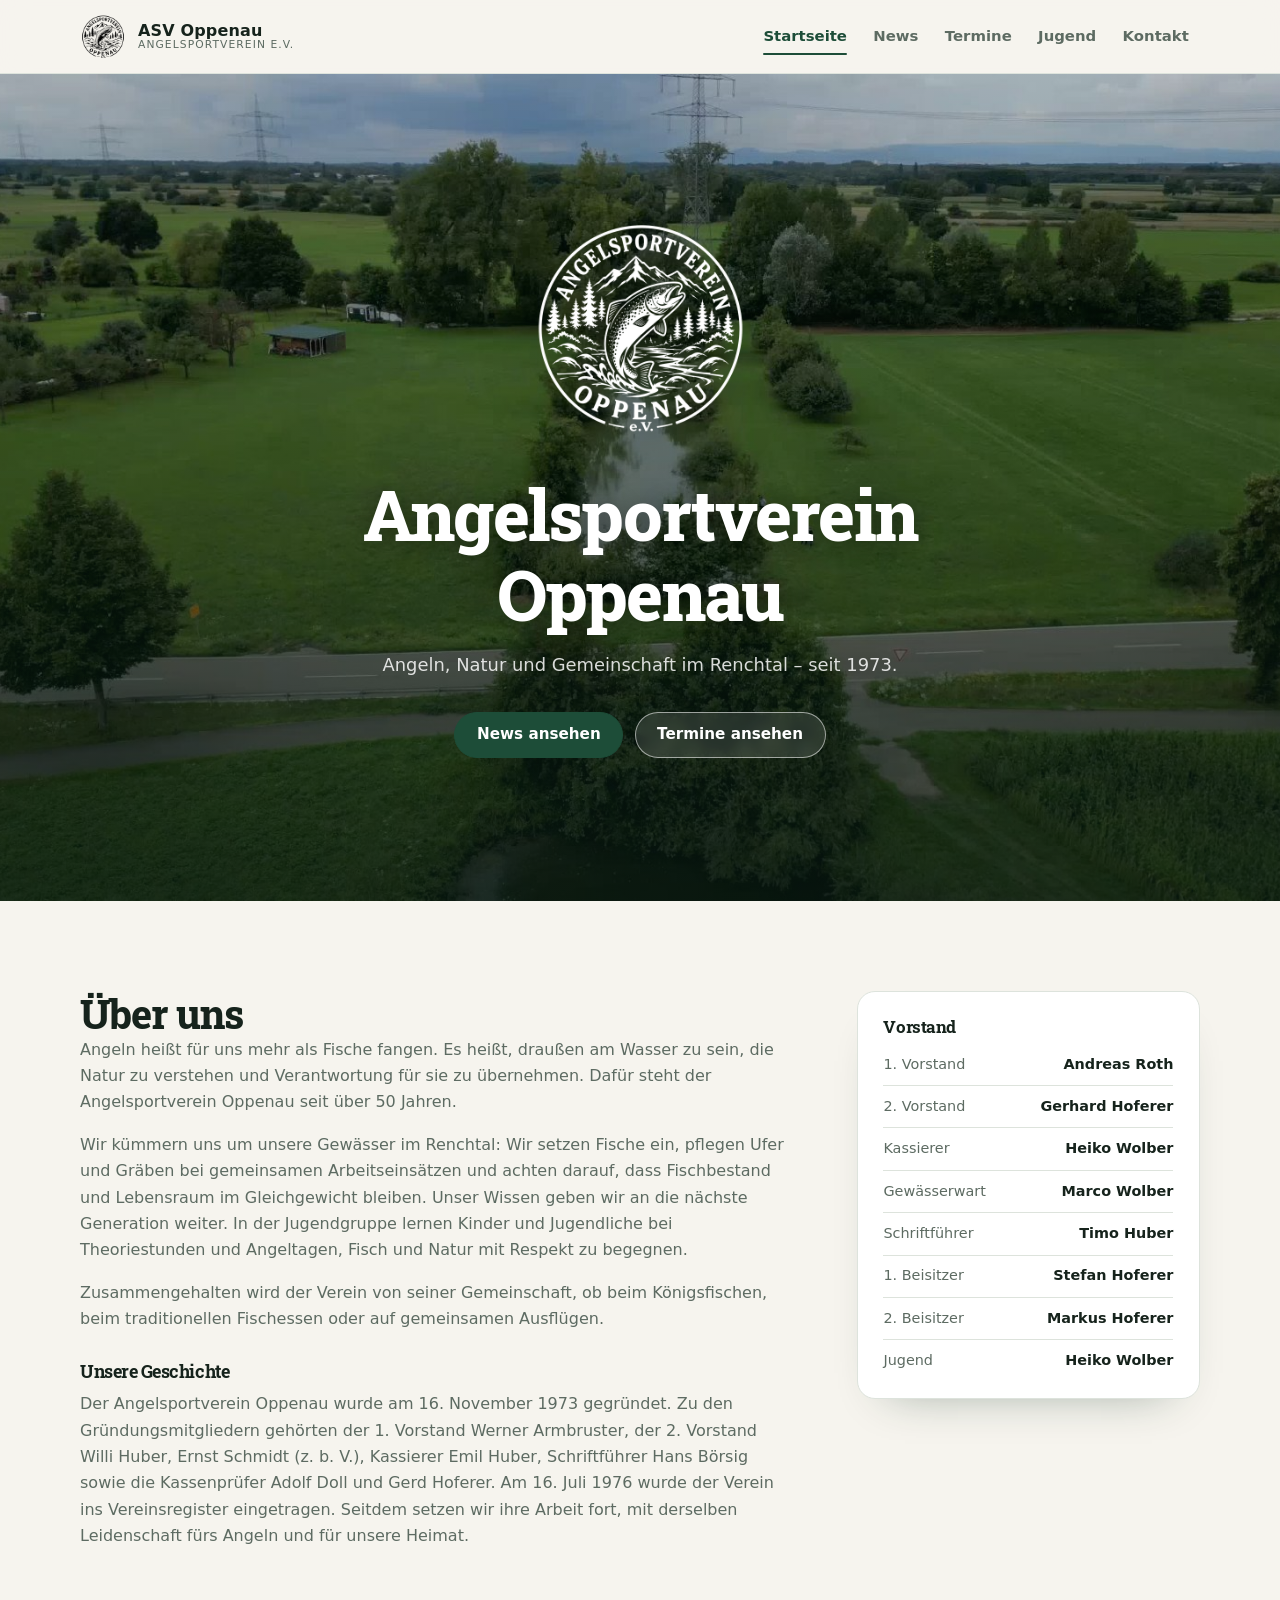
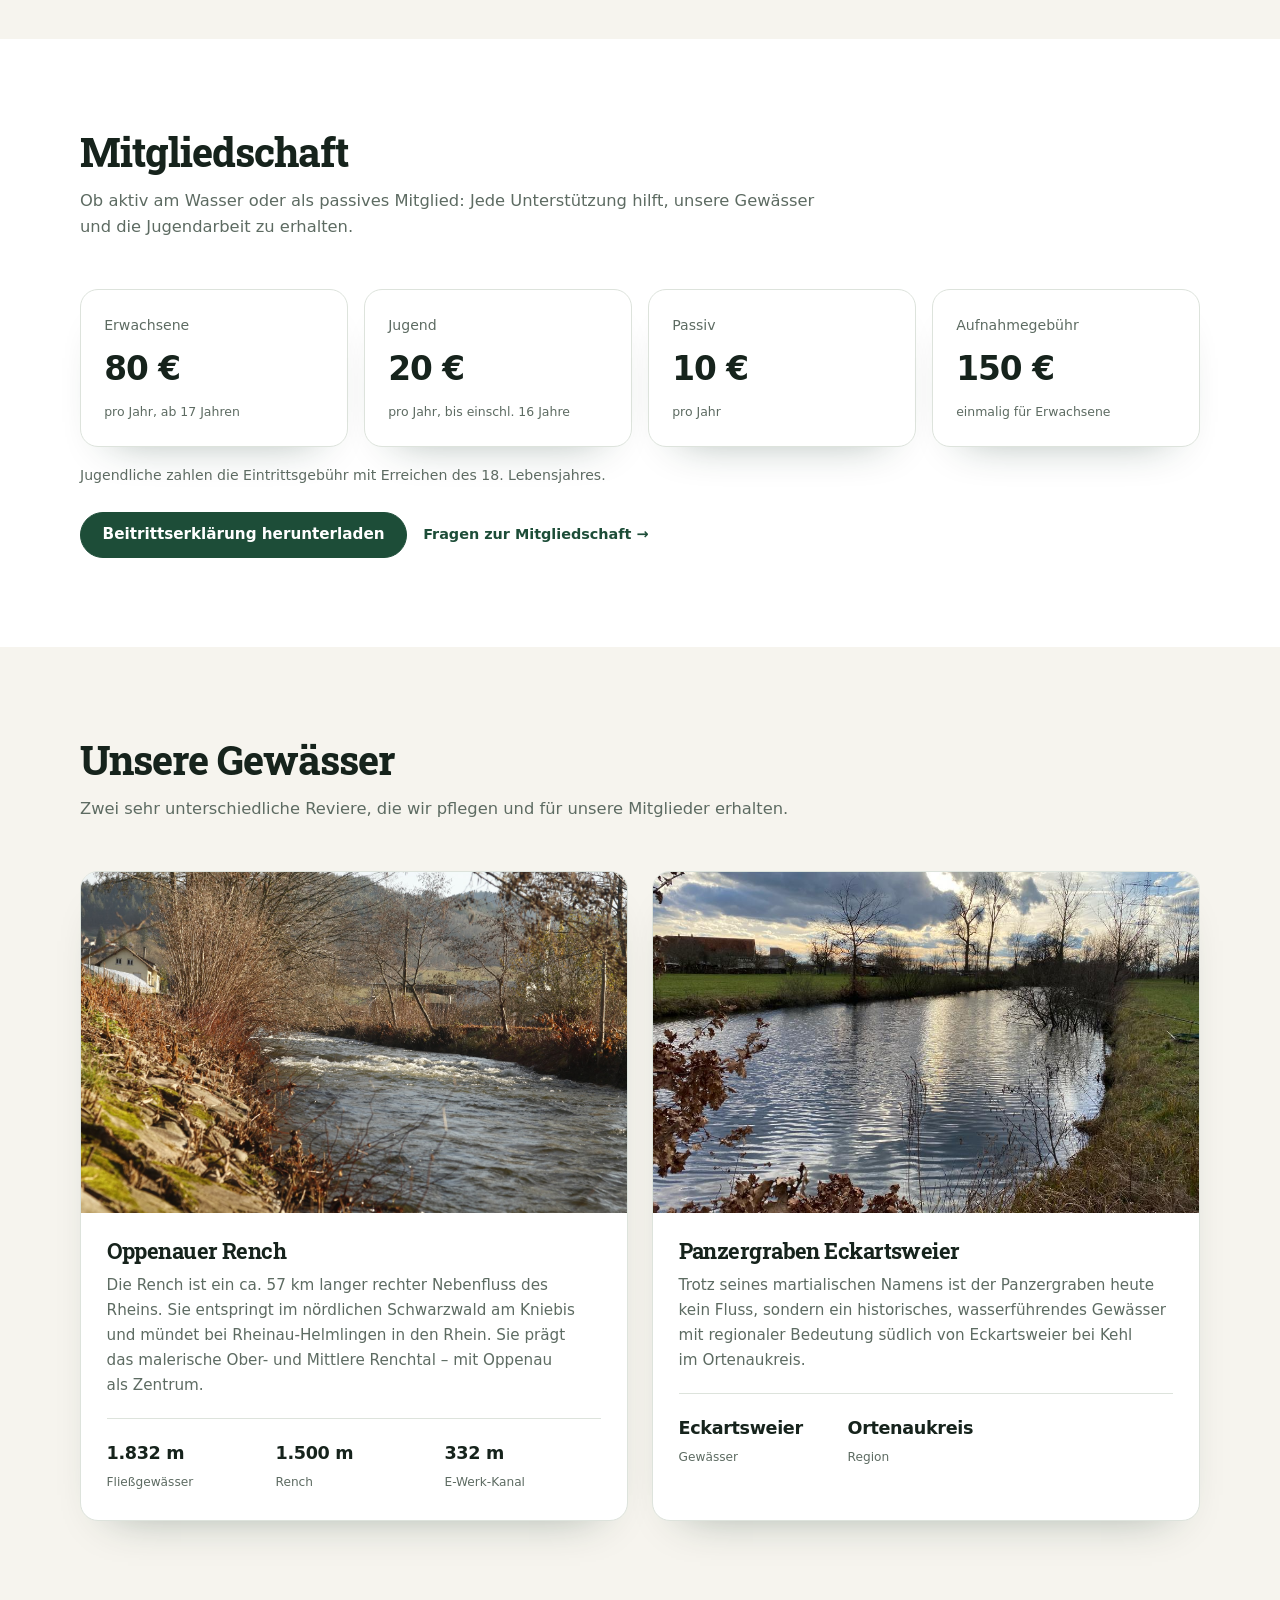
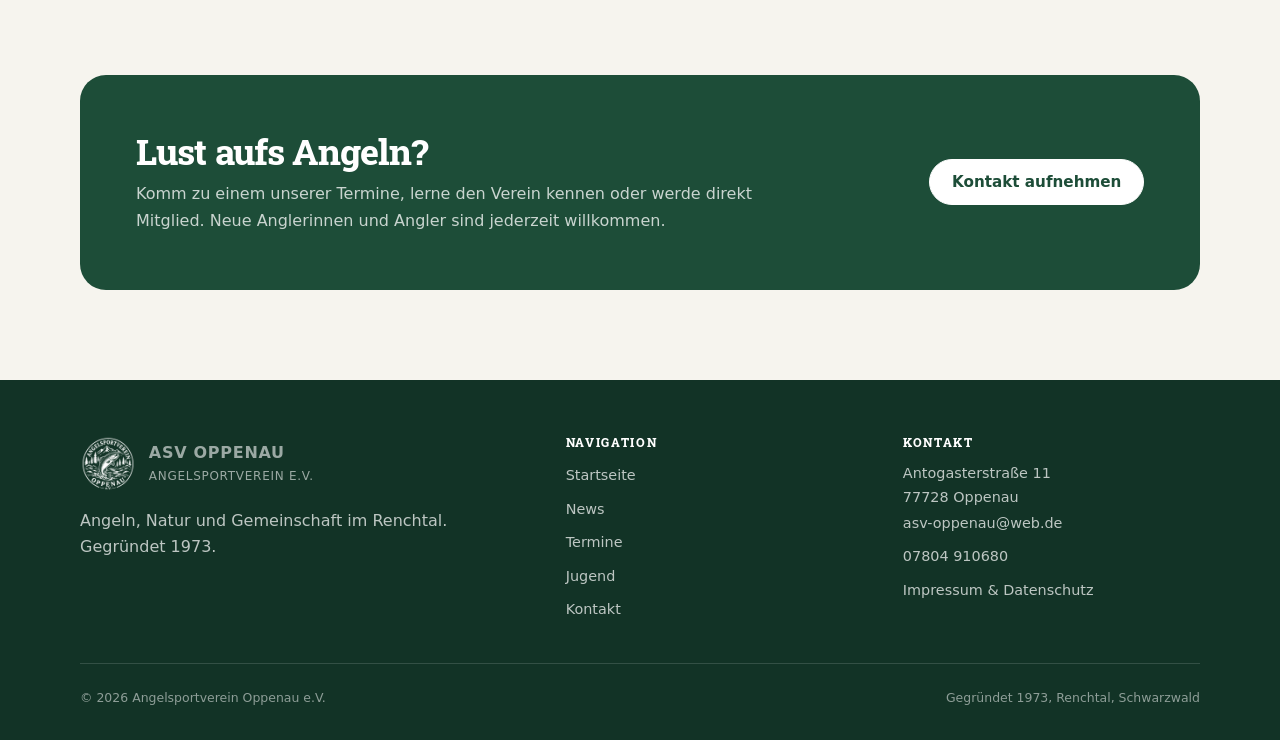
<file: index.html>
<!DOCTYPE html>
<html lang="de">
<head>
    <meta charset="utf-8">
    <meta name="viewport" content="width=device-width, initial-scale=1, viewport-fit=cover">
    <title>Startseite - Angelsportverein Oppenau e.V.</title>
    <meta name="description" content="Angelsportverein Oppenau e.V. – gegründet 1973, Angeln an der Oppenauer Rench im Schwarzwald.">
    <meta name="theme-color" content="#f6f4ee">
    <meta property="og:image" content="img/og.png">
    <link rel="icon" href="favicon.ico" sizes="any">
    <link rel="icon" type="image/png" href="favicon-32.png">
    <link rel="apple-touch-icon" href="icons/apple-touch-icon.png">
    <link rel="manifest" href="manifest.webmanifest">
    <link rel="stylesheet" href="stylesheet.css">
</head>
<body>
    <a class="skip-link" href="#main">Zum Inhalt springen</a>

    <header class="site-header">
        <div class="container header-inner">
            <a class="brand" href="index.html" aria-label="Angelsportverein Oppenau – Startseite">
                <img src="img/logo.png" alt="">
                <span class="brand__text">
                    <strong>ASV Oppenau</strong>
                    <span>Angelsportverein e.V.</span>
                </span>
            </a>
            <button class="burger" type="button" aria-label="Menü öffnen" aria-expanded="false" aria-controls="hauptnavigation">
                <svg viewBox="0 0 24 24" fill="none" stroke="currentColor" stroke-width="2" stroke-linecap="round" aria-hidden="true">
                    <path d="M4 7h16M4 12h16M4 17h16"/>
                </svg>
            </button>
            <nav class="nav" id="hauptnavigation" aria-label="Hauptnavigation">
                <ul>
                    <li><a href="index.html" aria-current="page">Startseite</a></li>
                    <li><a href="news.html">News</a></li>
                    <li><a href="dates.html">Termine</a></li>
                    <li><a href="youth.html">Jugend</a></li>
                    <li><a href="kontakt.html">Kontakt</a></li>
                </ul>
            </nav>
        </div>
    </header>

    <main id="main">
        <section class="hero" aria-labelledby="hero-title">
            <video src="img/headervid.mp4" poster="img/hero-poster.jpg" autoplay muted loop playsinline preload="metadata"></video>
            <div class="hero__inner container">
                <img class="hero__logo" src="img/logo-white.png" alt="Logo Angelsportverein Oppenau">
                <h1 id="hero-title">Angelsportverein Oppenau</h1>
                <p class="hero__lead">Angeln, Natur und Gemeinschaft im Renchtal – seit 1973.</p>
                <div class="hero__actions">
                    <a class="btn" href="news.html">News ansehen</a>
                    <a class="btn btn--ghost" href="dates.html">Termine ansehen</a>
                </div>
            </div>
        </section>

        <section class="section" aria-labelledby="ueber-uns">
            <div class="container split">
                <div class="prose">
                    <h2 id="ueber-uns">Über uns</h2>
                    <p>Angeln heißt für uns mehr als Fische fangen. Es heißt, draußen am Wasser zu sein, die Natur zu verstehen und Verantwortung für sie zu übernehmen. Dafür steht der Angelsportverein Oppenau seit über 50 Jahren.</p>
                    <p>Wir kümmern uns um unsere Gewässer im Renchtal: Wir setzen Fische ein, pflegen Ufer und Gräben bei gemeinsamen Arbeitseinsätzen und achten darauf, dass Fischbestand und Lebensraum im Gleichgewicht bleiben. Unser Wissen geben wir an die nächste Generation weiter. In der Jugendgruppe lernen Kinder und Jugendliche bei Theoriestunden und Angeltagen, Fisch und Natur mit Respekt zu begegnen.</p>
                    <p>Zusammengehalten wird der Verein von seiner Gemeinschaft, ob beim Königsfischen, beim traditionellen Fischessen oder auf gemeinsamen Ausflügen.</p>
                    <h3>Unsere Geschichte</h3>
                    <p>Der Angelsportverein Oppenau wurde am 16. November 1973 gegründet. Zu den Gründungsmitgliedern gehörten der 1. Vorstand Werner Armbruster, der 2. Vorstand Willi Huber, Ernst Schmidt (z. b. V.), Kassierer Emil Huber, Schriftführer Hans Börsig sowie die Kassenprüfer Adolf Doll und Gerd Hoferer. Am 16. Juli 1976 wurde der Verein ins Vereinsregister eingetragen. Seitdem setzen wir ihre Arbeit fort, mit derselben Leidenschaft fürs Angeln und für unsere Heimat.</p>
                </div>
                <aside class="board-card" aria-labelledby="vorstand-title">
                    <h3 id="vorstand-title">Vorstand</h3>
                    <ul class="board-list">
                        <li><span>1. Vorstand</span><span>Andreas Roth</span></li>
                        <li><span>2. Vorstand</span><span>Gerhard Hoferer</span></li>
                        <li><span>Kassierer</span><span>Heiko Wolber</span></li>
                        <li><span>Gewässerwart</span><span>Marco Wolber</span></li>
                        <li><span>Schriftführer</span><span>Timo Huber</span></li>
                        <li><span>1. Beisitzer</span><span>Stefan Hoferer</span></li>
                        <li><span>2. Beisitzer</span><span>Markus Hoferer</span></li>
                        <li><span>Jugend</span><span>Heiko Wolber</span></li>
                    </ul>
                </aside>
            </div>
        </section>

        <section class="section section--white" id="mitglied" aria-labelledby="beitraege">
            <div class="container">
                <div class="section-head">
                    <h2 id="beitraege">Mitgliedschaft</h2>
                    <p>Ob aktiv am Wasser oder als passives Mitglied: Jede Unterstützung hilft, unsere Gewässer und die Jugendarbeit zu erhalten.</p>
                </div>
                <div class="fee-grid">
                    <div class="fee-card">
                        <span>Erwachsene</span>
                        <strong>80 €</strong>
                        <small>pro Jahr, ab 17 Jahren</small>
                    </div>
                    <div class="fee-card">
                        <span>Jugend</span>
                        <strong>20 €</strong>
                        <small>pro Jahr, bis einschl. 16 Jahre</small>
                    </div>
                    <div class="fee-card">
                        <span>Passiv</span>
                        <strong>10 €</strong>
                        <small>pro Jahr</small>
                    </div>
                    <div class="fee-card">
                        <span>Aufnahmegebühr</span>
                        <strong>150 €</strong>
                        <small>einmalig für Erwachsene</small>
                    </div>
                </div>
                <p class="fee-note">Jugendliche zahlen die Eintrittsgebühr mit Erreichen des 18. Lebensjahres.</p>
                <div class="fee-actions">
                    <a class="btn" href="img/Beitrittserklärung.pdf">Beitrittserklärung herunterladen</a>
                    <a class="text-link" href="kontakt.html">Fragen zur Mitgliedschaft →</a>
                </div>
            </div>
        </section>

        <section class="section" id="gebiete" aria-labelledby="gewaesser">
            <div class="container">
                <div class="section-head">
                    <h2 id="gewaesser">Unsere Gewässer</h2>
                    <p>Zwei sehr unterschiedliche Reviere, die wir pflegen und für unsere Mitglieder erhalten.</p>
                </div>
                <div class="area-grid">
                    <article class="area-card">
                        <img src="img/ROp.png" alt="Die Oppenauer Rench">
                        <div class="area-card__body">
                            <h3>Oppenauer Rench</h3>
                            <p>Die Rench ist ein ca. 57 km langer rechter Nebenfluss des Rheins. Sie entspringt im nördlichen Schwarzwald am Kniebis und mündet bei Rheinau-Helmlingen in den Rhein. Sie prägt das malerische Ober- und Mittlere Renchtal – mit Oppenau als Zentrum.</p>
                            <div class="area-facts">
                                <div><strong>1.832 m</strong><span>Fließgewässer</span></div>
                                <div><strong>1.500 m</strong><span>Rench</span></div>
                                <div><strong>332 m</strong><span>E-Werk-Kanal</span></div>
                            </div>
                        </div>
                    </article>
                    <article class="area-card">
                        <img src="img/ewPg.png" alt="Der Panzergraben bei Eckartsweier">
                        <div class="area-card__body">
                            <h3>Panzergraben Eckartsweier</h3>
                            <p>Trotz seines martialischen Namens ist der Panzergraben heute kein Fluss, sondern ein historisches, wasserführendes Gewässer mit regionaler Bedeutung südlich von Eckartsweier bei Kehl im Ortenaukreis.</p>
                            <div class="area-facts">
                                <div><strong>Eckartsweier</strong><span>Gewässer</span></div>
                                <div><strong>Ortenaukreis</strong><span>Region</span></div>
                            </div>
                        </div>
                    </article>
                </div>
            </div>
        </section>

        <section class="section section--tight">
            <div class="container">
                <div class="cta-band">
                    <div>
                        <h2>Lust aufs Angeln?</h2>
                        <p>Komm zu einem unserer Termine, lerne den Verein kennen oder werde direkt Mitglied. Neue Anglerinnen und Angler sind jederzeit willkommen.</p>
                    </div>
                    <a class="btn btn--light" href="kontakt.html">Kontakt aufnehmen</a>
                </div>
            </div>
        </section>
    </main>

    <footer class="site-footer">
        <div class="container">
            <div class="footer-grid">
                <div>
                    <a class="footer-brand" href="index.html">
                        <img src="img/logo-white.png" alt="">
                        <span>
                            <strong>ASV Oppenau</strong>
                            <span>Angelsportverein e.V.</span>
                        </span>
                    </a>
                    <p>Angeln, Natur und Gemeinschaft im Renchtal. Gegründet 1973.</p>
                </div>
                <div class="footer-col">
                    <h3>Navigation</h3>
                    <ul>
                        <li><a href="index.html">Startseite</a></li>
                        <li><a href="news.html">News</a></li>
                        <li><a href="dates.html">Termine</a></li>
                        <li><a href="youth.html">Jugend</a></li>
                        <li><a href="kontakt.html">Kontakt</a></li>
                    </ul>
                </div>
                <div class="footer-col">
                    <h3>Kontakt</h3>
                    <p>Antogasterstraße 11<br>77728 Oppenau</p>
                    <ul>
                        <li><a href="mailto:asv-oppenau@web.de">asv-oppenau@web.de</a></li>
                        <li><a href="tel:+497804910680">07804 910680</a></li>
                        <li><a href="impressum.html">Impressum &amp; Datenschutz</a></li>
                    </ul>
                </div>
            </div>
            <div class="footer-bottom">
                <span>© <span id="jahr">2026</span> Angelsportverein Oppenau e.V.</span>
                <span>Gegründet 1973, Renchtal, Schwarzwald</span>
            </div>
        </div>
    </footer>

    <script>
        const burger = document.querySelector('.burger');
        const nav = document.querySelector('.nav');
        burger.addEventListener('click', () => {
            const open = nav.classList.toggle('is-open');
            burger.setAttribute('aria-expanded', String(open));
            burger.setAttribute('aria-label', open ? 'Menü schließen' : 'Menü öffnen');
        });
        document.getElementById('jahr').textContent = new Date().getFullYear();
        if ('serviceWorker' in navigator) navigator.serviceWorker.register('sw.js');
    </script>
</body>
</html>
</file>
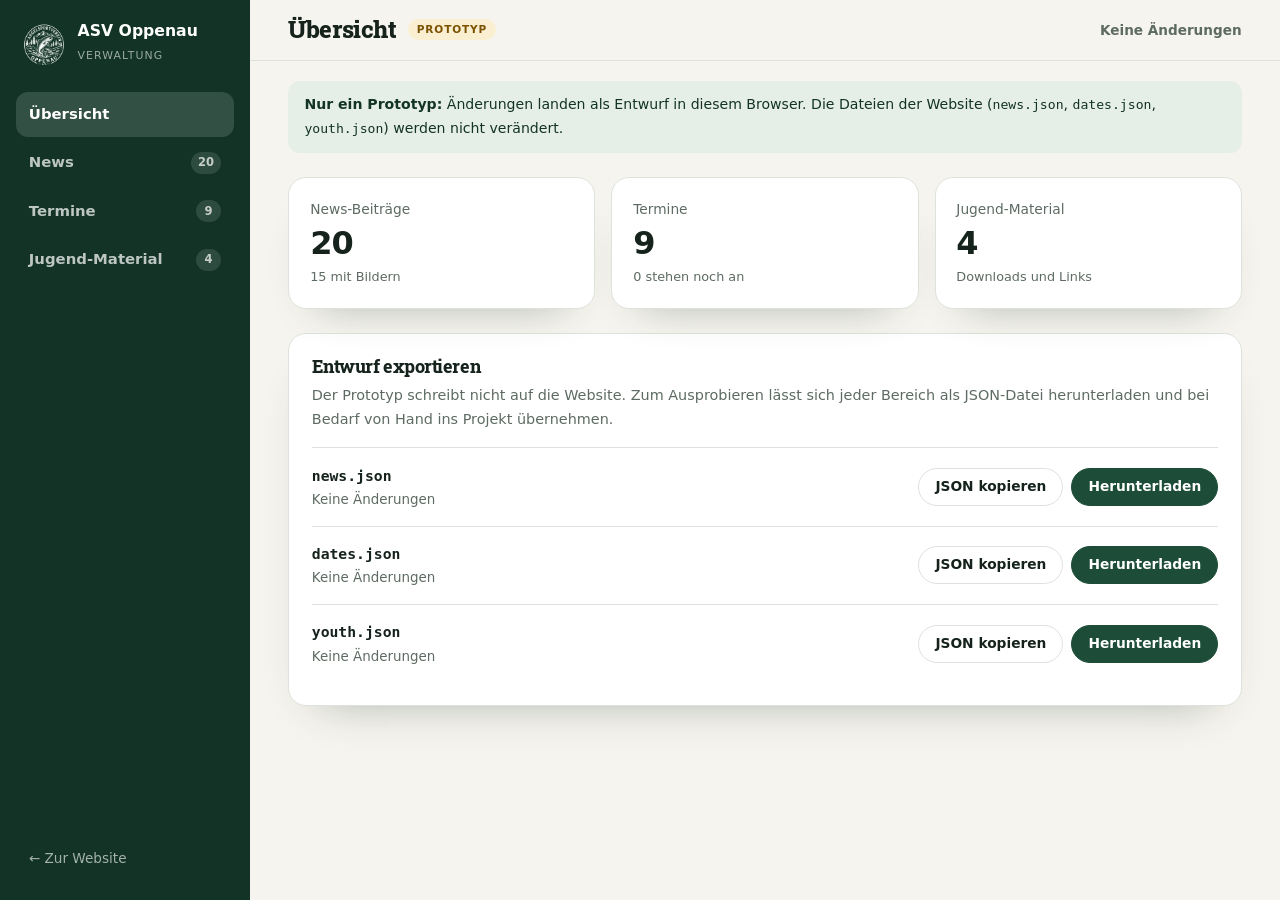
<file: admin/index.html>
<!DOCTYPE html>
<html lang="de">
<head>
    <meta charset="utf-8">
    <meta name="viewport" content="width=device-width, initial-scale=1, viewport-fit=cover">
    <title>Admin (Prototyp) – Angelsportverein Oppenau e.V.</title>
    <meta name="robots" content="noindex, nofollow">
    <meta name="theme-color" content="#123326">
    <link rel="icon" href="../favicon.ico" sizes="any">
    <link rel="stylesheet" href="../stylesheet.css">
    <link rel="stylesheet" href="admin.css">
</head>
<body class="admin">
    <aside class="admin-side">
        <a class="admin-brand" href="#overview">
            <img src="../img/logo-white.png" alt="">
            <span>
                <strong>ASV Oppenau</strong>
                <span>Verwaltung</span>
            </span>
        </a>
        <nav class="admin-nav" aria-label="Admin-Bereiche">
            <a href="#overview" data-view="overview">Übersicht</a>
            <a href="#news" data-view="news">News <span class="count" data-count="news"></span></a>
            <a href="#dates" data-view="dates">Termine <span class="count" data-count="dates"></span></a>
            <a href="#youth" data-view="youth">Jugend-Material <span class="count" data-count="youth"></span></a>
        </nav>
        <a class="admin-back" href="../index.html">← Zur Website</a>
    </aside>

    <div class="admin-main">
        <header class="admin-top">
            <div class="admin-top__title">
                <h1 id="viewTitle">Übersicht</h1>
                <span class="pill pill--proto">Prototyp</span>
            </div>
            <div class="admin-top__actions">
                <span class="draft-status" id="draftStatus" role="status"></span>
                <button class="btn btn--outline btn--sm" type="button" data-action="reset" id="resetBtn" hidden>Entwurf verwerfen</button>
                <button class="btn btn--sm" type="button" data-action="publish" id="publishBtn" hidden>Veröffentlichen</button>
                <button class="btn btn--outline btn--sm" type="button" data-action="logout" id="logoutBtn" hidden>Abmelden</button>
            </div>
        </header>

        <p class="proto-note">
            <strong>Nur ein Prototyp:</strong> Änderungen landen als Entwurf in diesem Browser.
            Die Dateien der Website (<code>news.json</code>, <code>dates.json</code>, <code>youth.json</code>) werden nicht verändert.
        </p>
        <div class="stale-note" id="staleNote" hidden>
            Die Website-Daten haben sich geändert, seit dieser Entwurf begonnen wurde. Veröffentlichen oder Exportieren würde die neueren Daten überschreiben.
            <button class="link-btn" type="button" data-action="reset">Entwurf verwerfen und neu laden</button>
        </div>

        <main id="view" class="admin-view" aria-live="polite">
            <div class="empty-state">Daten werden geladen …</div>
        </main>
    </div>

    <dialog class="editor" id="editor" aria-labelledby="editorTitle">
        <form id="editorForm" novalidate>
            <header class="editor__head">
                <h2 id="editorTitle"></h2>
                <button class="icon-btn" type="button" data-action="close-editor" aria-label="Schließen">✕</button>
            </header>
            <div class="editor__body">
                <div class="editor__fields" id="editorFields"></div>
                <div class="editor__preview">
                    <span class="editor__preview-label">Vorschau auf der Website</span>
                    <div id="editorPreview"></div>
                </div>
            </div>
            <footer class="editor__foot">
                <button class="btn btn--outline btn--sm" type="button" data-action="close-editor">Abbrechen</button>
                <button class="btn btn--sm" type="submit">In Entwurf übernehmen</button>
            </footer>
        </form>
    </dialog>

    <div class="toast" id="toast" role="status" hidden></div>

    <script src="admin.js"></script>
</body>
</html>
</file>
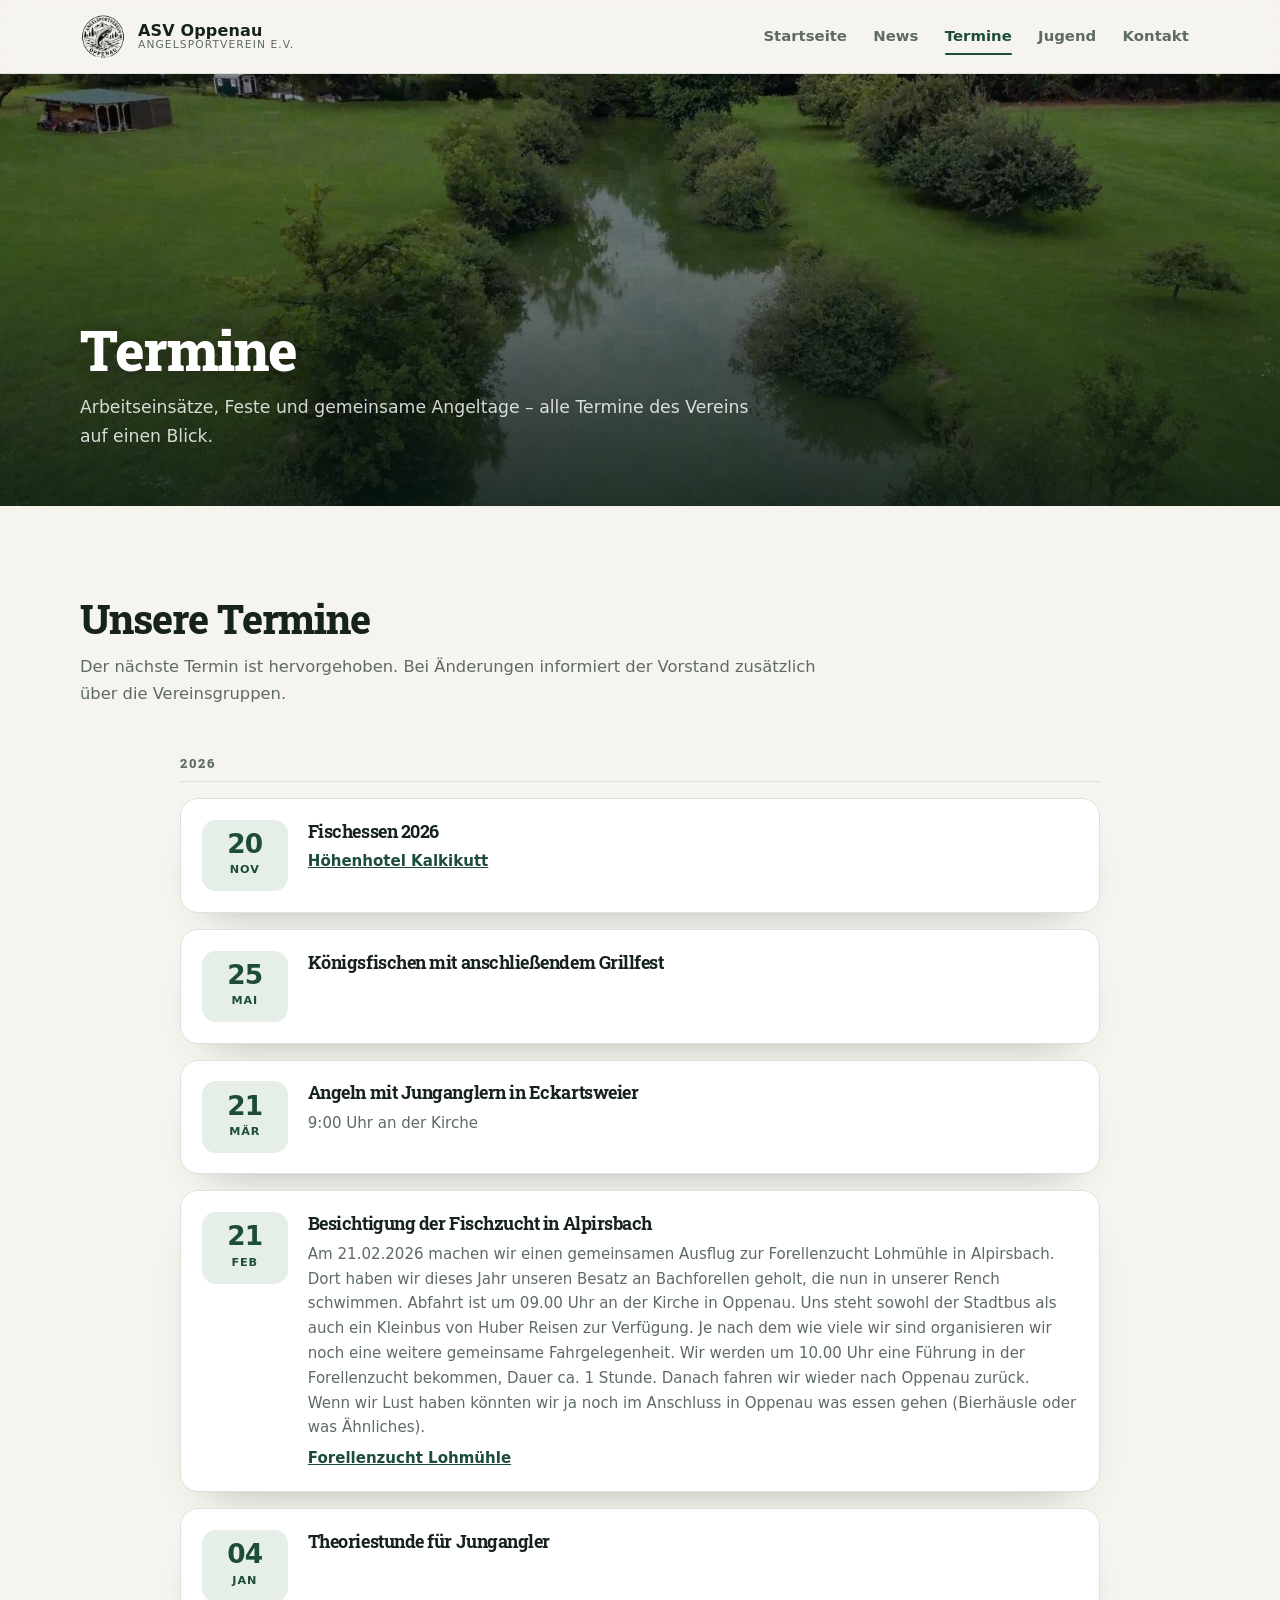
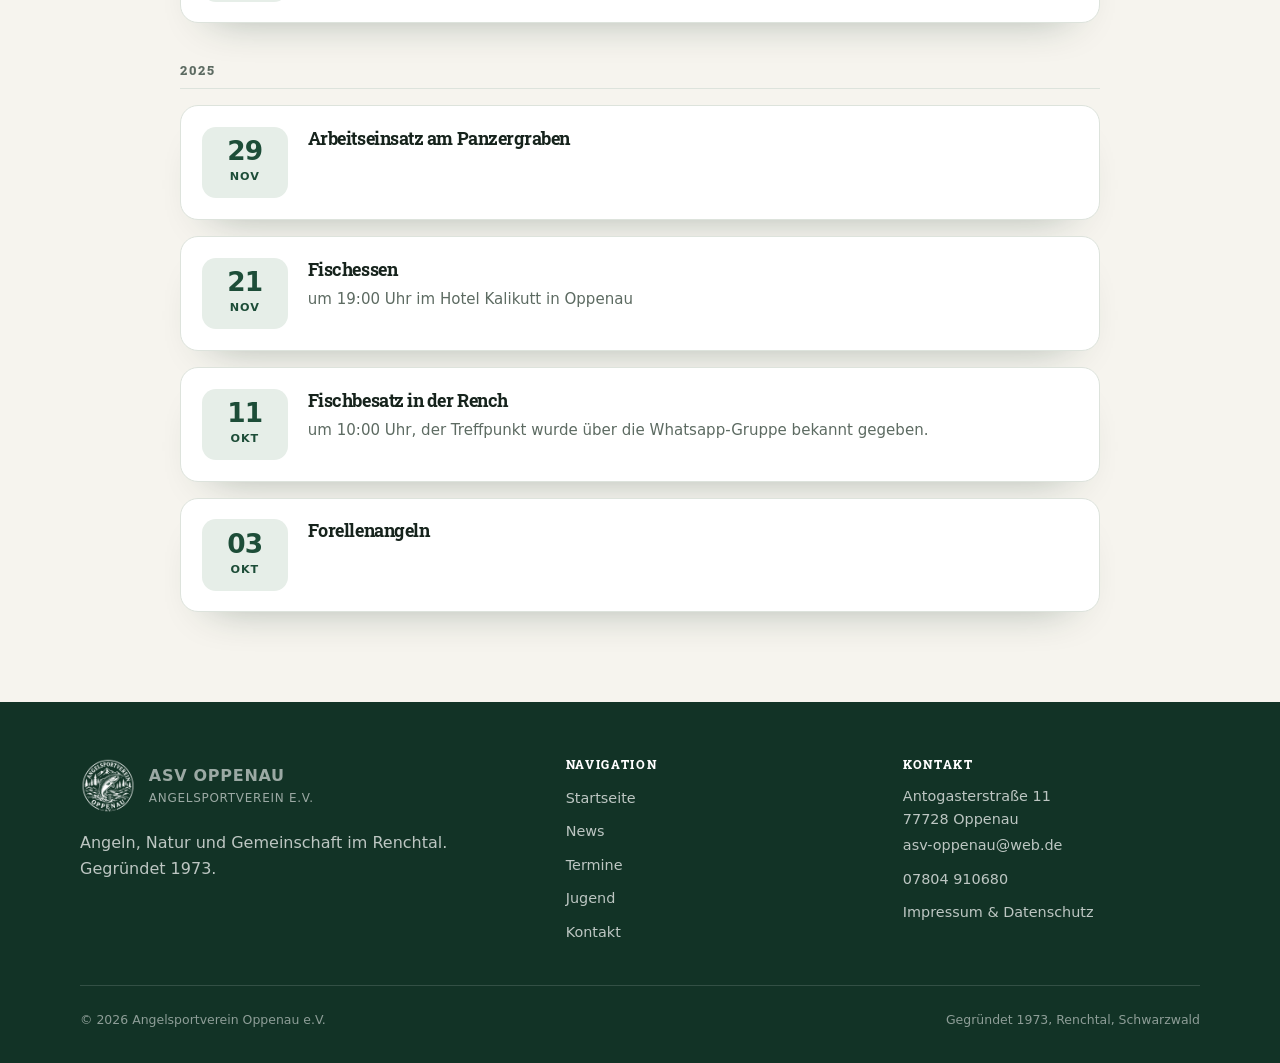
<file: dates.html>
<!DOCTYPE html>
<html lang="de">
<head>
    <meta charset="utf-8">
    <meta name="viewport" content="width=device-width, initial-scale=1, viewport-fit=cover">
    <title>Termine – Angelsportverein Oppenau e.V.</title>
    <meta name="description" content="Termine, Arbeitseinsätze und Veranstaltungen des Angelsportvereins Oppenau.">
    <meta name="theme-color" content="#f6f4ee">
    <meta property="og:image" content="img/og.png">
    <link rel="icon" href="favicon.ico" sizes="any">
    <link rel="icon" type="image/png" href="favicon-32.png">
    <link rel="apple-touch-icon" href="icons/apple-touch-icon.png">
    <link rel="manifest" href="manifest.webmanifest">
    <link rel="stylesheet" href="stylesheet.css">
</head>
<body>
    <a class="skip-link" href="#main">Zum Inhalt springen</a>

    <header class="site-header">
        <div class="container header-inner">
            <a class="brand" href="index.html" aria-label="Angelsportverein Oppenau – Startseite">
                <img src="img/logo.png" alt="">
                <span class="brand__text">
                    <strong>ASV Oppenau</strong>
                    <span>Angelsportverein e.V.</span>
                </span>
            </a>
            <button class="burger" type="button" aria-label="Menü öffnen" aria-expanded="false" aria-controls="hauptnavigation">
                <svg viewBox="0 0 24 24" fill="none" stroke="currentColor" stroke-width="2" stroke-linecap="round" aria-hidden="true">
                    <path d="M4 7h16M4 12h16M4 17h16"/>
                </svg>
            </button>
            <nav class="nav" id="hauptnavigation" aria-label="Hauptnavigation">
                <ul>
                    <li><a href="index.html">Startseite</a></li>
                    <li><a href="news.html">News</a></li>
                    <li><a href="dates.html" aria-current="page">Termine</a></li>
                    <li><a href="youth.html">Jugend</a></li>
                    <li><a href="kontakt.html">Kontakt</a></li>
                </ul>
            </nav>
        </div>
    </header>

    <main id="main">
        <section class="page-hero" aria-labelledby="seiten-titel">
            <img src="img/page-hero.jpg" alt="">
            <div class="container page-hero__inner">
                <h1 id="seiten-titel">Termine</h1>
                <p>Arbeitseinsätze, Feste und gemeinsame Angeltage – alle Termine des Vereins auf einen Blick.</p>
            </div>
        </section>

        <section class="section">
            <div class="container">
                <div class="section-head">
                    <h2>Unsere Termine</h2>
                    <p>Der nächste Termin ist hervorgehoben. Bei Änderungen informiert der Vorstand zusätzlich über die Vereinsgruppen.</p>
                </div>
                <div class="agenda" id="dateList"></div>
            </div>
        </section>
    </main>

    <footer class="site-footer">
        <div class="container">
            <div class="footer-grid">
                <div>
                    <a class="footer-brand" href="index.html">
                        <img src="img/logo-white.png" alt="">
                        <span>
                            <strong>ASV Oppenau</strong>
                            <span>Angelsportverein e.V.</span>
                        </span>
                    </a>
                    <p>Angeln, Natur und Gemeinschaft im Renchtal. Gegründet 1973.</p>
                </div>
                <div class="footer-col">
                    <h3>Navigation</h3>
                    <ul>
                        <li><a href="index.html">Startseite</a></li>
                        <li><a href="news.html">News</a></li>
                        <li><a href="dates.html">Termine</a></li>
                        <li><a href="youth.html">Jugend</a></li>
                        <li><a href="kontakt.html">Kontakt</a></li>
                    </ul>
                </div>
                <div class="footer-col">
                    <h3>Kontakt</h3>
                    <p>Antogasterstraße 11<br>77728 Oppenau</p>
                    <ul>
                        <li><a href="mailto:asv-oppenau@web.de">asv-oppenau@web.de</a></li>
                        <li><a href="tel:+497804910680">07804 910680</a></li>
                        <li><a href="impressum.html">Impressum &amp; Datenschutz</a></li>
                    </ul>
                </div>
            </div>
            <div class="footer-bottom">
                <span>© <span id="jahr">2026</span> Angelsportverein Oppenau e.V.</span>
                <span>Gegründet 1973, Renchtal, Schwarzwald</span>
            </div>
        </div>
    </footer>

    <script>
        const burger = document.querySelector('.burger');
        const nav = document.querySelector('.nav');
        burger.addEventListener('click', () => {
            const open = nav.classList.toggle('is-open');
            burger.setAttribute('aria-expanded', String(open));
            burger.setAttribute('aria-label', open ? 'Menü schließen' : 'Menü öffnen');
        });
        document.getElementById('jahr').textContent = new Date().getFullYear();

        const monate = ['Jan', 'Feb', 'Mär', 'Apr', 'Mai', 'Jun', 'Jul', 'Aug', 'Sep', 'Okt', 'Nov', 'Dez'];

        function parseDate(text) {
            const match = text.match(/(\d{1,2})\.(\d{1,2})\.(\d{4})/);
            if (!match) return null;
            const date = new Date(Number(match[3]), Number(match[2]) - 1, Number(match[1]));
            return Number.isNaN(date.getTime()) ? null : date;
        }

        function escapeHtml(text) {
            return text.replace(/[&<>"']/g, (char) => ({
                '&': '&amp;', '<': '&lt;', '>': '&gt;', '"': '&quot;', "'": '&#039;'
            })[char]);
        }

        function renderDates(dates) {
            const container = document.getElementById('dateList');
            const parsed = dates
                .map((item) => ({ ...item, parsed: parseDate(item.date) }))
                .filter((item) => item.parsed)
                .sort((a, b) => b.parsed - a.parsed);

            if (!parsed.length) {
                container.innerHTML = '<div class="empty-state">Aktuell sind keine Termine eingetragen.</div>';
                return;
            }

            const today = new Date();
            today.setHours(0, 0, 0, 0);
            const next = parsed
                .filter((item) => item.parsed >= today)
                .sort((a, b) => a.parsed - b.parsed)[0];

            const groups = new Map();
            parsed.forEach((item) => {
                const year = item.parsed.getFullYear();
                if (!groups.has(year)) groups.set(year, []);
                groups.get(year).push(item);
            });

            container.innerHTML = [...groups.entries()].map(([year, items]) => `
                <section class="year-group" aria-label="Termine ${year}">
                    <h2>${year}</h2>
                    <ol class="events">
                        ${items.map((item) => `
                            <li class="event${item === next ? ' event--next' : ''}">
                                <div class="event-date">
                                    <strong>${String(item.parsed.getDate()).padStart(2, '0')}</strong>
                                    <span>${monate[item.parsed.getMonth()]}</span>
                                </div>
                                <div class="event-body">
                                    ${item === next ? '<span class="event-badge">Nächster Termin</span>' : ''}
                                    <h3>${escapeHtml(item.title)}</h3>
                                    ${item.description ? `<p>${item.description}</p>` : ''}
                                    ${item.link ? `<p>${item.link}</p>` : ''}
                                </div>
                            </li>
                        `).join('')}
                    </ol>
                </section>
            `).join('');
        }

        fetch('dates.json')
            .then((response) => response.json())
            .then(renderDates)
            .catch(() => {
                document.getElementById('dateList').innerHTML = '<div class="empty-state">Die Termine konnten nicht geladen werden.</div>';
            });

        if ('serviceWorker' in navigator) navigator.serviceWorker.register('sw.js');
    </script>
</body>
</html>
</file>
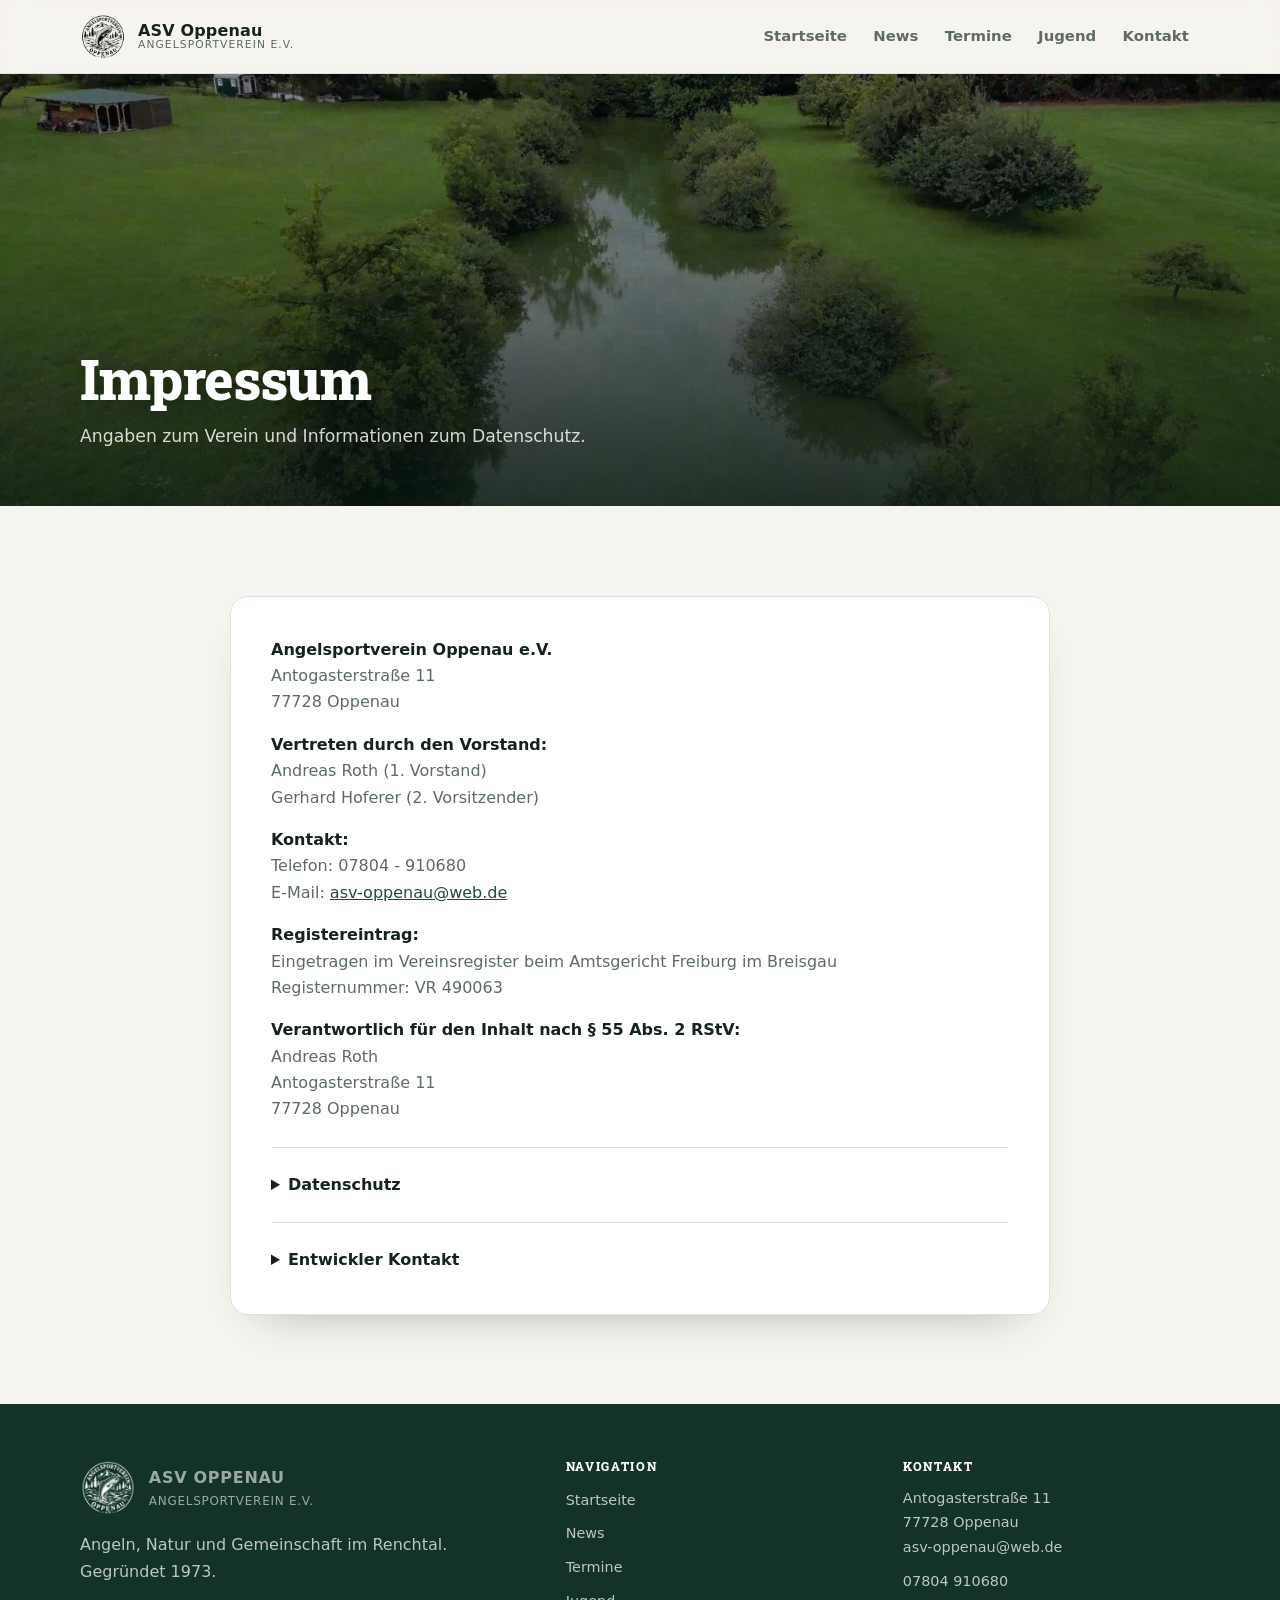
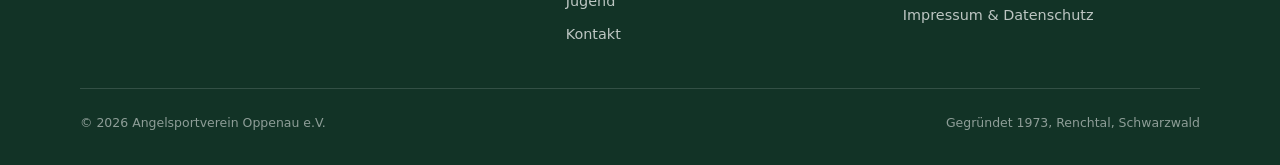
<file: impressum.html>
<!DOCTYPE html>
<html lang="de">
<head>
    <meta charset="utf-8">
    <meta name="viewport" content="width=device-width, initial-scale=1, viewport-fit=cover">
    <title>Impressum – Angelsportverein Oppenau e.V.</title>
    <meta name="description" content="Impressum und Datenschutzerklärung des Angelsportvereins Oppenau e.V.">
    <meta name="theme-color" content="#f6f4ee">
    <meta property="og:image" content="img/og.png">
    <link rel="icon" href="favicon.ico" sizes="any">
    <link rel="icon" type="image/png" href="favicon-32.png">
    <link rel="apple-touch-icon" href="icons/apple-touch-icon.png">
    <link rel="manifest" href="manifest.webmanifest">
    <link rel="stylesheet" href="stylesheet.css">
</head>
<body>
    <a class="skip-link" href="#main">Zum Inhalt springen</a>

    <header class="site-header">
        <div class="container header-inner">
            <a class="brand" href="index.html" aria-label="Angelsportverein Oppenau – Startseite">
                <img src="img/logo.png" alt="">
                <span class="brand__text">
                    <strong>ASV Oppenau</strong>
                    <span>Angelsportverein e.V.</span>
                </span>
            </a>
            <button class="burger" type="button" aria-label="Menü öffnen" aria-expanded="false" aria-controls="hauptnavigation">
                <svg viewBox="0 0 24 24" fill="none" stroke="currentColor" stroke-width="2" stroke-linecap="round" aria-hidden="true">
                    <path d="M4 7h16M4 12h16M4 17h16"/>
                </svg>
            </button>
            <nav class="nav" id="hauptnavigation" aria-label="Hauptnavigation">
                <ul>
                    <li><a href="index.html">Startseite</a></li>
                    <li><a href="news.html">News</a></li>
                    <li><a href="dates.html">Termine</a></li>
                    <li><a href="youth.html">Jugend</a></li>
                    <li><a href="kontakt.html">Kontakt</a></li>
                </ul>
            </nav>
        </div>
    </header>

    <main id="main">
        <section class="page-hero" aria-labelledby="seiten-titel">
            <img src="img/page-hero.jpg" alt="">
            <div class="container page-hero__inner">
                <h1 id="seiten-titel">Impressum</h1>
                <p>Angaben zum Verein und Informationen zum Datenschutz.</p>
            </div>
        </section>

        <section class="section">
            <div class="narrow">
                <div class="legal-card">
                    <p><strong>Angelsportverein Oppenau e.V.</strong><br>
                        Antogasterstraße 11<br>
                        77728 Oppenau</p>

                    <p><strong>Vertreten durch den Vorstand:</strong><br>
                        Andreas Roth (1. Vorstand)<br>
                        Gerhard Hoferer (2. Vorsitzender)</p>

                    <p><strong>Kontakt:</strong><br>
                        Telefon: 07804 - 910680<br>
                        E-Mail: <a href="mailto:asv-oppenau@web.de">asv-oppenau@web.de</a></p>

                    <p><strong>Registereintrag:</strong><br>
                        Eingetragen im Vereinsregister beim Amtsgericht Freiburg im Breisgau<br>
                        Registernummer: VR 490063</p>

                    <p><strong>Verantwortlich für den Inhalt nach § 55 Abs. 2 RStV:</strong><br>
                        Andreas Roth<br>
                        Antogasterstraße 11<br>
                        77728 Oppenau</p>

                    <details>
                        <summary>Datenschutz</summary>
                        <p><strong>Name und Kontakt des Verantwortlichen gemäß Artikel 4 Abs. 7 DSGVO</strong><br>
                            Angelsportverein Oppenau e.V.<br>
                            Antogasterstraße 11<br>
                            77728 Oppenau<br>
                            Vereinsregister: VR 490063 Amtsgericht Freiburg i.Br.<br>
                            Fon: + 49 (0) 7804 910680<br>
                            E-Mail: asv-oppenau@web.de</p>

                        <p><strong>Sicherheit und Schutz Ihrer personenbezogenen Daten</strong><br>
                            Wir betrachten es als unsere vorrangige Aufgabe, die Vertraulichkeit der von Ihnen bereitgestellten
                            personenbezogenen Daten zu wahren und diese vor unbefugten Zugriffen zu schützen. Deshalb wenden wir
                            äußerste Sorgfalt und modernste Sicherheitsstandards an, um einen maximalen Schutz Ihrer
                            personenbezogenen Daten zu gewährleisten.
                            Als anerkannter Verein unterliegen wir den Bestimmungen der europäischen Datenschutzgrundverordnung
                            (DSGVO) und den Regelungen des Bundesdatenschutzgesetzes (BDSG). Wir haben technische und
                            organisatorische Maßnahmen getroffen, die sicherstellen, dass die Vorschriften über den Datenschutz
                            sowohl von uns, als auch von unseren externen Dienstleistern beachtet werden.</p>

                        <p><strong>Begriffsbestimmungen</strong><br>
                            Der Gesetzgeber fordert, dass personenbezogene Daten auf rechtmäßige Weise, nach Treu und Glauben
                            und in einer für die betroffene Person nachvollziehbaren Weise verarbeitet werden („Rechtmäßigkeit,
                            Verarbeitung nach Treu und Glauben, Transparenz“). Um dies zu gewährleisten, informieren wir Sie
                            über die einzelnen gesetzlichen Begriffsbestimmungen, die auch in dieser Datenschutzerklärung
                            verwendet werden:</p>

                        <p>1. Personenbezogene Daten<br>
                            „Personenbezogene Daten“ sind alle Informationen, die sich auf eine identifizierte oder
                            identifizierbare natürliche Person (im Folgenden „betroffene Person“) beziehen; als identifizierbar
                            wird eine natürliche Person angesehen, die direkt oder indirekt, insbesondere mittels Zuordnung zu
                            einer Kennung wie einem Namen, zu einer Kennnummer, zu Standortdaten, zu einer Online-Kennung oder
                            zu einem oder mehreren besonderen Merkmalen identifiziert werden kann, die Ausdruck der physischen,
                            physiologischen, genetischen, psychischen, wirtschaftlichen, kulturellen oder sozialen Identität
                            dieser natürlichen Person sind.</p>

                        <p>2. Verarbeitung<br>
                            „Verarbeitung“ ist jeder, mit oder ohne Hilfe automatisierter Verfahren, ausgeführter Vorgang oder
                            jede solche Vorgangsreihe im Zusammenhang mit personenbezogenen Daten wie das Erheben, das Erfassen,
                            die Organisation, das Ordnen, die Speicherung, die Anpassung oder Veränderung, das Auslesen, das
                            Abfragen, die Verwendung, die Offenlegung durch Übermittlung, Verbreitung oder eine andere Form der
                            Bereitstellung, den Abgleich oder die Verknüpfung, die Einschränkung, das Löschen oder die
                            Vernichtung.</p>

                        <p>3. Einschränkung der Verarbeitung<br>
                            „Einschränkung der Verarbeitung“ ist die Markierung gespeicherter personenbezogener Daten mit dem
                            Ziel, ihre künftige Verarbeitung einzuschränken.</p>

                        <p>4. Profiling<br>
                            „Profiling“ ist jede Art der automatisierten Verarbeitung personenbezogener Daten, die darin
                            besteht, dass diese personenbezogenen Daten verwendet werden, um bestimmte persönliche Aspekte, die
                            sich auf eine natürliche Person beziehen, zu bewerten, insbesondere um Aspekte bezüglich
                            Arbeitsleistung, wirtschaftliche Lage, Gesundheit, persönliche Vorlieben, Interessen,
                            Zuverlässigkeit, Verhalten, Aufenthaltsort oder Ortswechsel dieser natürlichen Person zu analysieren
                            oder vorherzusagen.</p>

                        <p>5. Pseudonymisierung<br>
                            „Pseudonymisierung“ ist die Verarbeitung personenbezogener Daten in einer Weise, dass die
                            personenbezogenen Daten ohne Hinzuziehung zusätzlicher Informationen nicht mehr einer spezifischen
                            betroffenen Person zugeordnet werden können, sofern diese zusätzlichen Informationen gesondert
                            aufbewahrt werden und technischen und organisatorischen Maßnahmen unterliegen, die gewährleisten,
                            dass die personenbezogenen Daten nicht einer identifizierten oder identifizierbaren natürlichen
                            Person zugewiesen werden können.</p>

                        <p>6. Dateisystem<br>
                            „Dateisystem“ ist jede strukturierte Sammlung personenbezogener Daten, die nach bestimmten Kriterien
                            zugänglich sind, unabhängig davon, ob diese Sammlung zentral, dezentral oder nach funktionalen oder
                            geografischen Gesichtspunkten geordnet geführt wird.</p>

                        <p>7. Verantwortlicher<br>
                            „Verantwortlicher“ ist eine natürliche oder juristische Person, Behörde, Einrichtung oder andere
                            Stelle, die allein oder gemeinsam mit anderen über die Zwecke und Mittel der Verarbeitung von
                            personenbezogenen Daten entscheidet; sind die Zwecke und Mittel dieser Verarbeitung durch das
                            Unionsrecht oder das Recht der Mitgliedstaaten vorgegeben, so können der Verantwortliche
                            beziehungsweise die bestimmten Kriterien seiner Benennung nach dem Unionsrecht oder dem Recht der
                            Mitgliedstaaten vorgesehen werden.</p>

                        <p>8. Auftragsverarbeiter<br>
                            „Auftragsverarbeiter“ ist eine natürliche oder juristische Person, Behörde, Einrichtung oder andere
                            Stelle, die personenbezogene Daten im Auftrag des Verantwortlichen verarbeitet.</p>

                        <p>9. Empfänger<br>
                            „Empfänger“ ist eine natürliche oder juristische Person, Behörde, Einrichtung oder andere Stelle,
                            denen personenbezogene Daten offengelegt werden, unabhängig davon, ob es sich bei ihr um einen
                            Dritten handelt oder nicht. Behörden, die im Rahmen eines bestimmten Untersuchungsauftrags nach dem
                            Unionsrecht oder dem Recht der Mitgliedstaaten möglicherweise personenbezogene Daten erhalten,
                            gelten jedoch nicht als Empfänger; die Verarbeitung dieser Daten durch die genannten Behörden
                            erfolgt im Einklang mit den geltenden Datenschutzvorschriften gemäß den Zwecken der
                            Verarbeitung.</p>

                        <p>10. Dritter<br>
                            „Dritter“ ist eine natürliche oder juristische Person, Behörde, Einrichtung oder andere Stelle,
                            außer der betroffenen Person, dem Verantwortlichen, dem Auftragsverarbeiter und den Personen, die
                            unter der unmittelbaren Verantwortung des Verantwortlichen oder des Auftragsverarbeiters befugt
                            sind, die personenbezogenen Daten zu verarbeiten.</p>

                        <p>11. Einwilligung<br>
                            Eine „Einwilligung“ der betroffenen Person ist jede freiwillig für den bestimmten Fall, in
                            informierter Weise und unmissverständlich abgegebene Willensbekundung in Form einer Erklärung oder
                            einer sonstigen eindeutigen bestätigenden Handlung, mit der die betroffene Person zu verstehen gibt,
                            dass sie mit der Verarbeitung der sie betreffenden personenbezogenen Daten einverstanden ist.</p>

                        <p><strong>Rechtmäßigkeit der Verarbeitung</strong><br>
                            Die Verarbeitung personenbezogener Daten ist nur rechtmäßig, wenn für die Verarbeitung eine
                            Rechtsgrundlage besteht. Rechtsgrundlage für die Verarbeitung können gemäß Artikel 6 Abs. 1
                            lit. a – f DSGVO insbesondere sein:</p>

                        <p>1. Die betroffene Person hat ihre Einwilligung zu der Verarbeitung der sie betreffenden
                            personenbezogenen Daten für einen oder mehrere bestimmte Zwecke gegeben;<br>
                            2. die Verarbeitung ist für die Erfüllung eines Vertrags, dessen Vertragspartei die betroffene
                            Person ist, oder zur Durchführung vorvertraglicher Maßnahmen erforderlich, die auf Anfrage der
                            betroffenen Person erfolgen;<br>
                            3. die Verarbeitung ist zur Erfüllung einer rechtlichen Verpflichtung erforderlich, der der
                            Verantwortliche unterliegt;<br>
                            4. die Verarbeitung ist erforderlich, um lebenswichtige Interessen der betroffenen Person oder einer
                            anderen natürlichen Person zu schützen;<br>
                            5. die Verarbeitung ist für die Wahrnehmung einer Aufgabe erforderlich, die im öffentlichen
                            Interesse liegt oder in Ausübung öffentlicher Gewalt erfolgt, die dem Verantwortlichen übertragen
                            wurde;<br>
                            6. die Verarbeitung ist zur Wahrung der berechtigten Interessen des Verantwortlichen oder eines
                            Dritten erforderlich, sofern nicht die Interessen oder Grundrechte und Grundfreiheiten der
                            betroffenen Person, die den Schutz personenbezogener Daten erfordern, überwiegen, insbesondere dann,
                            wenn es sich bei der betroffenen Person um ein Kind handelt.</p>

                        <p><strong>Information über die Erhebung personenbezogener Daten</strong><br>
                            (1) Im Folgenden informieren wir über die Erhebung personenbezogener Daten bei Nutzung unserer
                            Website. Personenbezogene Daten sind z. B. Name, Adresse, E-Mail-Adressen, Nutzerverhalten.<br>
                            (2) Bei einer Kontaktaufnahme mit uns per E-Mail oder über ein Kontaktformular werden die von Ihnen
                            mitgeteilten Daten (Ihre E-Mail-Adresse, ggf. Ihr Name und Ihre Telefonnummer) von uns gespeichert,
                            um Ihre Fragen zu beantworten. Die in diesem Zusammenhang anfallenden Daten löschen wir, nachdem die
                            Speicherung nicht mehr erforderlich ist, oder die Verarbeitung wird eingeschränkt, falls gesetzliche
                            Aufbewahrungspflichten bestehen.</p>

                        <p><strong>Erhebung personenbezogener Daten bei Besuch unserer Website</strong><br>
                            Bei der bloß informatorischen Nutzung der Website, also wenn Sie sich nicht registrieren oder uns
                            anderweitig Informationen übermitteln, erheben wir nur die personenbezogenen Daten, die Ihr Browser
                            an unseren Server übermittelt. Wenn Sie unsere Website betrachten möchten, erheben wir die folgenden
                            Daten, die für uns technisch erforderlich sind, um Ihnen unsere Website anzuzeigen und die
                            Stabilität und Sicherheit zu gewährleisten (Rechtsgrundlage ist Art. 6 Abs. 1 S. 1 lit. f
                            DSGVO):</p>

                        <p>• IP-Adresse<br>
                            • Datum und Uhrzeit der Anfrage<br>
                            • Zeitzonendifferenz zur Greenwich Mean Time (GMT)<br>
                            • Inhalt der Anforderung (konkrete Seite)<br>
                            • Zugriffsstatus/HTTP-Statuscode<br>
                            • jeweils übertragene Datenmenge<br>
                            • Website, von der die Anforderung kommt<br>
                            • Browser<br>
                            • Betriebssystem und dessen Oberfläche<br>
                            • Sprache und Version der Browsersoftware.</p>

                        <p><strong>Einsatz von Cookies</strong><br>
                            (1) Zusätzlich zu den zuvor genannten Daten werden bei der Nutzung unserer Website Cookies auf Ihrem
                            Rechner gespeichert. Bei Cookies handelt es sich um kleine Textdateien, die auf Ihrer Festplatte dem
                            von Ihnen verwendeten Browser zugeordnet gespeichert werden und durch welche der Stelle, die den
                            Cookie setzt, bestimmte Informationen zufließen. Cookies können keine Programme ausführen oder Viren
                            auf Ihren Computer übertragen. Sie dienen dazu, das Internetangebot insgesamt nutzerfreundlicher und
                            effektiver zu machen.</p>

                        <p>(2) Diese Website nutzt folgende Arten von Cookies, deren Umfang und Funktionsweise im Folgenden
                            erläutert werden:</p>

                        <p>• Transiente Cookies (dazu a.)<br>
                            • Persistente Cookies (dazu b.).<br>
                            1. Transiente Cookies werden automatisiert gelöscht, wenn Sie den Browser schließen. Dazu zählen
                            insbesondere die Session-Cookies. Diese speichern eine sogenannte Session-ID, mit welcher sich
                            verschiedene Anfragen Ihres Browsers der gemeinsamen Sitzung zuordnen lassen. Dadurch kann Ihr
                            Rechner wiedererkannt werden, wenn Sie auf unsere Website zurückkehren. Die Session-Cookies werden
                            gelöscht, wenn Sie sich ausloggen oder den Browser schließen.<br>
                            2. Persistente Cookies werden automatisiert nach einer vorgegebenen Dauer gelöscht, die sich je nach
                            Cookie unterscheiden kann. Sie können die Cookies in den Sicherheitseinstellungen Ihres Browsers
                            jederzeit löschen.<br>
                            3. Sie können Ihre Browser-Einstellung entsprechend Ihren Wünschen konfigurieren und
                            z. B. die Annahme von Third-Party-Cookies oder allen Cookies ablehnen. Sog. „Third Party Cookies“
                            sind Cookies, die durch einen Dritten gesetzt wurden, folglich nicht durch die eigentliche Website
                            auf der man sich gerade befindet. Wir weisen Sie darauf hin, dass Sie durch die Deaktivierung von
                            Cookies eventuell nicht alle Funktionen dieser Website nutzen können.</p>

                        <p><strong>Weitere Funktionen und Angebote unserer Website</strong><br>
                            (1) Neben der rein informatorischen Nutzung unserer Website bieten wir verschiedene Leistungen an,
                            die Sie bei Interesse nutzen können. Dazu müssen Sie in der Regel weitere personenbezogene Daten
                            angeben, die wir zur Erbringung der jeweiligen Leistung nutzen und für die die zuvor genannten
                            Grundsätze zur Datenverarbeitung gelten.<br>
                            (2) Teilweise bedienen wir uns zur Verarbeitung Ihrer Daten externer Dienstleister. Diese wurden von
                            uns sorgfältig ausgewählt und beauftragt, sind an unsere Weisungen gebunden und werden regelmäßig
                            kontrolliert.<br>
                            (3) Weiterhin können wir Ihre personenbezogenen Daten an Dritte weitergeben, wenn Aktionsteilnahmen,
                            Gewinnspiele, Vertragsabschlüsse oder ähnliche Leistungen von uns gemeinsam mit Partnern angeboten
                            werden. Nähere Informationen hierzu erhalten Sie bei Angabe Ihrer personenbezogenen Daten oder
                            untenstehend in der Beschreibung des Angebotes.<br>
                            (4) Soweit unsere Dienstleister oder Partner ihren Sitz in einem Staat außerhalb des Europäischen
                            Wirtschaftsraumen (EWR) haben, informieren wir Sie über die Folgen dieses Umstands in der
                            Beschreibung des Angebotes.</p>

                        <p><strong>Kinder</strong><br>
                            Unser Angebot richtet sich grundsätzlich an Erwachsene. Personen unter 18 Jahren sollten ohne
                            Zustimmung der Eltern oder Erziehungsberechtigten keine personenbezogenen Daten an uns
                            übermitteln.</p>

                        <p><strong>Rechte der betroffenen Person</strong><br>
                            (1) Widerruf der Einwilligung<br>
                            Sofern die Verarbeitung der personenbezogenen Daten auf einer erteilten Einwilligung beruht, haben
                            Sie jederzeit das Recht, die Einwilligung zu widerrufen. Durch den Widerruf der Einwilligung wird
                            die Rechtmäßigkeit der aufgrund der Einwilligung bis zum Widerruf erfolgten Verarbeitung nicht
                            berührt. Für die Ausübung des Widerrufsrechts können Sie sich jederzeit an uns wenden.<br>
                            (2) Recht auf Bestätigung<br>
                            Sie haben das Recht, von dem Verantwortlichen eine Bestätigung darüber zu verlangen, ob wir sie
                            betreffende personenbezogene Daten verarbeiten. Die Bestätigung können Sie jederzeit unter den oben
                            genannten Kontaktdaten verlangen.<br>
                            (3) Auskunftsrecht<br>
                            Sofern personenbezogene Daten verarbeitet werden, können Sie jederzeit Auskunft über diese
                            personenbezogenen Daten und über folgenden Informationen verlangen:</p>

                        <p>1. die Verarbeitungszwecke;<br>
                            2. den Kategorien personenbezogener Daten, die verarbeitet werden;<br>
                            3. die Empfänger oder Kategorien von Empfängern, gegenüber denen die personenbezogenen Daten
                            offengelegt worden sind oder noch offengelegt werden, insbesondere bei Empfängern in Drittländern
                            oder bei internationalen Organisationen;<br>
                            4. falls möglich, die geplante Dauer, für die die personenbezogenen Daten gespeichert werden, oder,
                            falls dies nicht möglich ist, die Kriterien für die Festlegung dieser Dauer;<br>
                            5. das Bestehen eines Rechts auf Berichtigung oder Löschung der Sie betreffenden personenbezogenen
                            Daten oder auf Einschränkung der Verarbeitung durch den Verantwortlichen oder eines
                            Widerspruchsrechts gegen diese Verarbeitung;<br>
                            6. das Bestehen eines Beschwerderechts bei einer Aufsichtsbehörde;<br>
                            7. wenn die personenbezogenen Daten nicht bei der betroffenen Person erhoben werden, alle
                            verfügbaren Informationen über die Herkunft der Daten;<br>
                            8. das Bestehen einer automatisierten Entscheidungsfindung einschließlich Profiling gemäß Artikel 22
                            Absätze 1 und 4 DSGVO und – zumindest in diesen Fällen – aussagekräftige Informationen über die
                            involvierte Logik sowie die Tragweite und die angestrebten Auswirkungen einer derartigen
                            Verarbeitung für die betroffene Person.</p>

                        <p>Werden personenbezogene Daten an ein Drittland oder an eine internationale Organisation übermittelt,
                            so haben Sie das Recht, über die geeigneten Garantien gemäß Artikel 46 DSGVO im Zusammenhang mit der
                            Übermittlung unterrichtet zu werden. Wir stellen eine Kopie der personenbezogenen Daten, die
                            Gegenstand der Verarbeitung sind, zur Verfügung. Für alle weiteren Kopien, die Sie Person
                            beantragen, können wir ein angemessenes Entgelt auf der Grundlage der Verwaltungskosten verlangen.
                            Stellen Sie den Antrag elektronisch, so sind die Informationen in einem gängigen elektronischen
                            Format zur Verfügung zu stellen, sofern er nichts anderes angibt. Das Recht auf Erhalt einer Kopie
                            gemäß Absatz 3 darf die Rechte und Freiheiten anderer Personen nicht beeinträchtigen.</p>

                        <p>(4) Recht auf Berichtigung<br>
                            Sie haben das Recht, von uns unverzüglich die Berichtigung Sie betreffender unrichtiger
                            personenbezogener Daten zu verlangen. Unter Berücksichtigung der Zwecke der Verarbeitung haben Sie
                            das Recht, die Vervollständigung unvollständiger personenbezogener Daten – auch mittels einer
                            ergänzenden Erklärung – zu verlangen.</p>

                        <p>(5) Recht auf Löschung („Recht auf vergessen werden“)<br>
                            Sie haben das Recht, von dem Verantwortlichen zu verlangen, dass Sie betreffende personenbezogene
                            Daten unverzüglich gelöscht werden, und wir sind verpflichtet, personenbezogene Daten unverzüglich
                            zu löschen, sofern einer der folgenden Gründe zutrifft:</p>

                        <p>1. Die personenbezogenen Daten sind für die Zwecke, für die sie erhoben oder auf sonstige Weise
                            verarbeitet wurden, nicht mehr notwendig.<br>
                            2. Die betroffene Person widerruft ihre Einwilligung, auf die sich die Verarbeitung gemäß Artikel 6
                            Absatz 1 Buchstabe a oder Artikel 9 Absatz 2 Buchstabe a DSGVO stützte, und es fehlt an einer
                            anderweitigen Rechtsgrundlage für die Verarbeitung.<br>
                            3. Die betroffene Person legt gemäß Artikel 21 Absatz 1 DSGVO Widerspruch gegen die Verarbeitung ein
                            und es liegen keine vorrangigen berechtigten Gründe für die Verarbeitung vor, oder die betroffene
                            Person legt gemäß Artikel 21 Absatz 2 DSGVO Widerspruch gegen die Verarbeitung ein.<br>
                            4. Die personenbezogenen Daten wurden unrechtmäßig verarbeitet.<br>
                            5. Die Löschung der personenbezogenen Daten ist zur Erfüllung einer rechtlichen Verpflichtung nach
                            dem Unionsrecht oder dem Recht der Mitgliedstaaten erforderlich, dem der Verantwortliche
                            unterliegt.<br>
                            6. Die personenbezogenen Daten wurden in Bezug auf angebotene Dienste der Informationsgesellschaft
                            gemäß Artikel 8 Absatz 1 DSGVO erhoben.</p>

                        <p>Hat der Verantwortliche die personenbezogenen Daten öffentlich gemacht und ist er gemäß Absatz 1 zu
                            deren Löschung verpflichtet, so trifft er unter Berücksichtigung der verfügbaren Technologie und der
                            Implementierungskosten angemessene Maßnahmen, auch technischer Art, um für die Datenverarbeitung
                            Verantwortliche, die die personenbezogenen Daten verarbeiten, darüber zu informieren, dass eine
                            betroffene Person von ihnen die Löschung aller Links zu diesen personenbezogenen Daten oder von
                            Kopien oder Replikationen dieser personenbezogenen Daten verlangt hat.</p>

                        <p>Das Recht auf Löschung („Recht auf vergessen werden“) besteht nicht, soweit die Verarbeitung
                            erforderlich ist:</p>

                        <p>• zur Ausübung des Rechts auf freie Meinungsäußerung und Information;<br>
                            • zur Erfüllung einer rechtlichen Verpflichtung, die die Verarbeitung nach dem Recht der Union oder
                            der Mitgliedstaaten, dem der Verantwortliche unterliegt, erfordert, oder zur Wahrnehmung einer
                            Aufgabe, die im öffentlichen Interesse liegt oder in Ausübung öffentlicher Gewalt erfolgt, die dem
                            Verantwortlichen übertragen wurde;<br>
                            • aus Gründen des öffentlichen Interesses im Bereich der öffentlichen Gesundheit gemäß Artikel 9
                            Absatz 2 Buchstaben h und i sowie Artikel 9 Absatz 3 DSGVO;<br>
                            • für im öffentlichen Interesse liegende Archivzwecke, wissenschaftliche oder historische
                            Forschungszwecke oder für statistische Zwecke gemäß Artikel 89 Absatz 1 DSGVO, soweit das in Absatz
                            1 genannte Recht voraussichtlich die Verwirklichung der Ziele dieser Verarbeitung unmöglich macht
                            oder ernsthaft beeinträchtigt, oder<br>
                            • zur Geltendmachung, Ausübung oder Verteidigung von Rechtsansprüchen.</p>

                        <p>(6) Recht auf Einschränkung der Verarbeitung<br>
                            Sie haben das Recht, von uns die Einschränkung der Verarbeitung ihrer personenbezogenen Daten zu
                            verlangen, wenn eine der folgenden Voraussetzungen gegeben ist:</p>

                        <p>1. die Richtigkeit der personenbezogenen Daten von der betroffenen Person bestritten wird, und zwar
                            für eine Dauer, die es dem Verantwortlichen ermöglicht, die Richtigkeit der personenbezogenen Daten
                            zu überprüfen,<br>
                            2. die Verarbeitung unrechtmäßig ist und die betroffene Person die Löschung der personenbezogenen
                            Daten ablehnt und stattdessen die Einschränkung der Nutzung der personenbezogenen Daten
                            verlangt;<br>
                            3. der Verantwortliche die personenbezogenen Daten für die Zwecke der Verarbeitung nicht länger
                            benötigt, die betroffene Person sie jedoch zur Geltendmachung, Ausübung oder Verteidigung von
                            Rechtsansprüchen benötigt, oder<br>
                            4. die betroffene Person Widerspruch gegen die Verarbeitung gemäß Artikel 21 Absatz 1 DSGVO
                            eingelegt hat, solange noch nicht feststeht, ob die berechtigten Gründe des Verantwortlichen
                            gegenüber denen der betroffenen Person überwiegen.</p>

                        <p>Wurde die Verarbeitung gemäß den oben genannten Voraussetzungen eingeschränkt, so werden diese
                            personenbezogenen Daten – von ihrer Speicherung abgesehen – nur mit Einwilligung der betroffenen
                            Person oder zur Geltendmachung, Ausübung oder Verteidigung von Rechtsansprüchen oder zum Schutz der
                            Rechte einer anderen natürlichen oder juristischen Person oder aus Gründen eines wichtigen
                            öffentlichen Interesses der Union oder eines Mitgliedstaats verarbeitet.<br>
                            Um das Recht auf Einschränkung der Verarbeitung geltend zu machen, kann sich die betroffene Person
                            jederzeit an uns unter den oben angegebenen Kontaktdaten wenden.</p>

                        <p>(7) Recht auf Datenübertragbarkeit<br>
                            Sie haben das Recht, die Sie betreffenden personenbezogenen Daten, die Sie uns bereitgestellt haben,
                            in einem strukturierten, gängigen und maschinenlesbaren Format zu erhalten, und Sie haben das Recht,
                            diese Daten einem anderen Verantwortlichen ohne Behinderung durch den Verantwortlichen, dem die
                            personenbezogenen Daten bereitgestellt wurden, zu übermitteln, sofern:</p>

                        <p>1. die Verarbeitung auf einer Einwilligung gemäß Artikel 6 Absatz 1 Buchstabe a oder Artikel 9
                            Absatz 2 Buchstabe a oder auf einem Vertrag gemäß Artikel 6 Absatz 1 Buchstabe b DSGVO beruht
                            und<br>
                            2. die Verarbeitung mithilfe automatisierter Verfahren erfolgt.</p>

                        <p>Bei der Ausübung des Rechts auf Datenübertragbarkeit gemäß Absatz 1 haben Sie das Recht, zu
                            erwirken, dass die personenbezogenen Daten direkt von einem Verantwortlichen zu einem anderen
                            Verantwortlichen übermittelt werden, soweit dies technisch machbar ist. Die Ausübung des Rechts auf
                            Datenübertragbarkeit lässt das Recht auf Löschung („Recht auf Vergessen werden“) unberührt. Dieses
                            Recht gilt nicht für eine Verarbeitung, die für die Wahrnehmung einer Aufgabe erforderlich ist, die
                            im öffentlichen Interesse liegt oder in Ausübung öffentlicher Gewalt erfolgt, die dem
                            Verantwortlichen übertragen wurde.</p>

                        <p>(8) Widerspruchsrecht<br>
                            Sie haben das Recht, aus Gründen, die sich aus Ihrer besonderen Situation ergeben, jederzeit gegen
                            die Verarbeitung Sie betreffender personenbezogener Daten, die aufgrund von Artikel 6 Absatz 1
                            Buchstaben e oder f DSGVO erfolgt, Widerspruch einzulegen; dies gilt auch für ein auf diese
                            Bestimmungen gestütztes Profiling. Der Verantwortliche verarbeitet die personenbezogenen Daten nicht
                            mehr, es sei denn, er kann zwingende schutzwürdige Gründe für die Verarbeitung nachweisen, die die
                            Interessen, Rechte und Freiheiten der betroffenen Person überwiegen, oder die Verarbeitung dient der
                            Geltendmachung, Ausübung oder Verteidigung von Rechtsansprüchen.</p>

                        <p>Werden personenbezogene Daten verarbeitet, um Direktwerbung zu betreiben, so haben Sie das Recht,
                            jederzeit Widerspruch gegen die Verarbeitung Sie betreffender personenbezogener Daten zum Zwecke
                            derartiger Werbung einzulegen; dies gilt auch für das Profiling, soweit es mit solcher Direktwerbung
                            in Verbindung steht. Widersprechen Sie der Verarbeitung für Zwecke der Direktwerbung, so werden die
                            personenbezogenen Daten nicht mehr für diese Zwecke verarbeitet.</p>

                        <p>Im Zusammenhang mit der Nutzung von Diensten der Informationsgesellschaft können Sie ungeachtet der
                            Richtlinie 2002/58/EG Ihr Widerspruchsrecht mittels automatisierter Verfahren ausüben, bei denen
                            technische Spezifikationen verwendet werden.</p>

                        <p>Sie haben das Recht, aus Gründen, die sich aus Ihrer besonderen Situation ergeben, gegen die Sie
                            betreffende Verarbeitung Sie betreffender personenbezogener Daten, die zu wissenschaftlichen oder
                            historischen Forschungszwecken oder zu statistischen Zwecken gemäß Artikel 89 Absatz 1 erfolgt,
                            Widerspruch einzulegen, es sei denn, die Verarbeitung ist zur Erfüllung einer im öffentlichen
                            Interesse liegenden Aufgabe erforderlich.</p>

                        <p>Das Widerspruchsrecht können Sie jederzeit ausüben, indem Sie sich an den jeweiligen
                            Verantwortlichen wenden.</p>

                        <p>(9) Automatisierte Entscheidungen im Einzelfall einschließlich Profiling<br>
                            Sie haben das Recht, nicht einer ausschließlich auf einer automatisierten Verarbeitung –
                            einschließlich Profiling – beruhenden Entscheidung unterworfen zu werden, die Ihnen gegenüber
                            rechtliche Wirkung entfaltet oder Sie in ähnlicher Weise erheblich beeinträchtigt. Dies gilt nicht,
                            wenn die Entscheidung:</p>

                        <p>1. für den Abschluss oder die Erfüllung eines Vertrags zwischen der betroffenen Person und dem
                            Verantwortlichen erforderlich ist,<br>
                            2. aufgrund von Rechtsvorschriften der Union oder der Mitgliedstaaten, denen der Verantwortliche
                            unterliegt, zulässig ist und diese Rechtsvorschriften angemessene Maßnahmen zur Wahrung der Rechte
                            und Freiheiten sowie der berechtigten Interessen der betroffenen Person enthalten oder<br>
                            3. mit ausdrücklicher Einwilligung der betroffenen Person erfolgt.</p>

                        <p>Der Verantwortliche trifft angemessene Maßnahmen, um die Rechte und Freiheiten sowie die
                            berechtigten Interessen der betroffenen Person zu wahren, wozu mindestens das Recht auf Erwirkung
                            des Eingreifens einer Person seitens des Verantwortlichen, auf Darlegung des eigenen Standpunkts und
                            auf Anfechtung der Entscheidung gehört.</p>

                        <p>Dieses Recht kann die betroffene Person jederzeit ausüben, indem sie sich an den jeweiligen
                            Verantwortlichen wendet.</p>

                        <p>(10) Recht auf Beschwerde bei einer Aufsichtsbehörde<br>
                            Sie haben zudem, unbeschadet eines anderweitigen verwaltungsrechtlichen oder gerichtlichen
                            Rechtsbehelfs, das Recht auf Beschwerde bei einer Aufsichtsbehörde, insbesondere in dem
                            Mitgliedstaat ihres Aufenthaltsorts, ihres Arbeitsplatzes oder des Orts des mutmaßlichen Verstoßes,
                            wenn die betroffene Person der Ansicht ist, dass die Verarbeitung der sie betreffenden
                            personenbezogenen Daten gegen diese Verordnung verstößt.</p>

                        <p>(11) Recht auf wirksamen gerichtlichen Rechtsbehelf<br>
                            Sie haben unbeschadet eines verfügbaren verwaltungsrechtlichen oder außergerichtlichen Rechtsbehelfs
                            einschließlich des Rechts auf Beschwerde bei einer Aufsichtsbehörde gemäß Artikel 77 DSGVO das Recht
                            auf einen wirksamen gerichtlichen Rechtsbehelf, wenn sie der Ansicht ist, dass Ihre, aufgrund dieser
                            Verordnung zustehenden Rechte, infolge einer nicht im Einklang mit dieser Verordnung stehenden
                            Verarbeitung Ihrer personenbezogenen Daten verletzt wurden.</p>
                    </details>

                    <details>
                        <summary>Entwickler Kontakt</summary>
                        <p>Verbesserungsvorschläge oder Bugs an diese E-Mail.</p>
                        <p>Leon Huber<br><a href="mailto:leonhuber2010@gmail.com">leonhuber2010@gmail.com</a></p>
                    </details>
                </div>

            </div>
        </section>
    </main>

    <footer class="site-footer">
        <div class="container">
            <div class="footer-grid">
                <div>
                    <a class="footer-brand" href="index.html">
                        <img src="img/logo-white.png" alt="">
                        <span>
                            <strong>ASV Oppenau</strong>
                            <span>Angelsportverein e.V.</span>
                        </span>
                    </a>
                    <p>Angeln, Natur und Gemeinschaft im Renchtal. Gegründet 1973.</p>
                </div>
                <div class="footer-col">
                    <h3>Navigation</h3>
                    <ul>
                        <li><a href="index.html">Startseite</a></li>
                        <li><a href="news.html">News</a></li>
                        <li><a href="dates.html">Termine</a></li>
                        <li><a href="youth.html">Jugend</a></li>
                        <li><a href="kontakt.html">Kontakt</a></li>
                    </ul>
                </div>
                <div class="footer-col">
                    <h3>Kontakt</h3>
                    <p>Antogasterstraße 11<br>77728 Oppenau</p>
                    <ul>
                        <li><a href="mailto:asv-oppenau@web.de">asv-oppenau@web.de</a></li>
                        <li><a href="tel:+497804910680">07804 910680</a></li>
                        <li><a href="impressum.html">Impressum &amp; Datenschutz</a></li>
                    </ul>
                </div>
            </div>
            <div class="footer-bottom">
                <span>© <span id="jahr">2026</span> Angelsportverein Oppenau e.V.</span>
                <span>Gegründet 1973, Renchtal, Schwarzwald</span>
            </div>
        </div>
    </footer>

    <script>
        const burger = document.querySelector('.burger');
        const nav = document.querySelector('.nav');
        burger.addEventListener('click', () => {
            const open = nav.classList.toggle('is-open');
            burger.setAttribute('aria-expanded', String(open));
            burger.setAttribute('aria-label', open ? 'Menü schließen' : 'Menü öffnen');
        });
        document.getElementById('jahr').textContent = new Date().getFullYear();
        if ('serviceWorker' in navigator) navigator.serviceWorker.register('sw.js');
    </script>
</body>
</html>
</file>
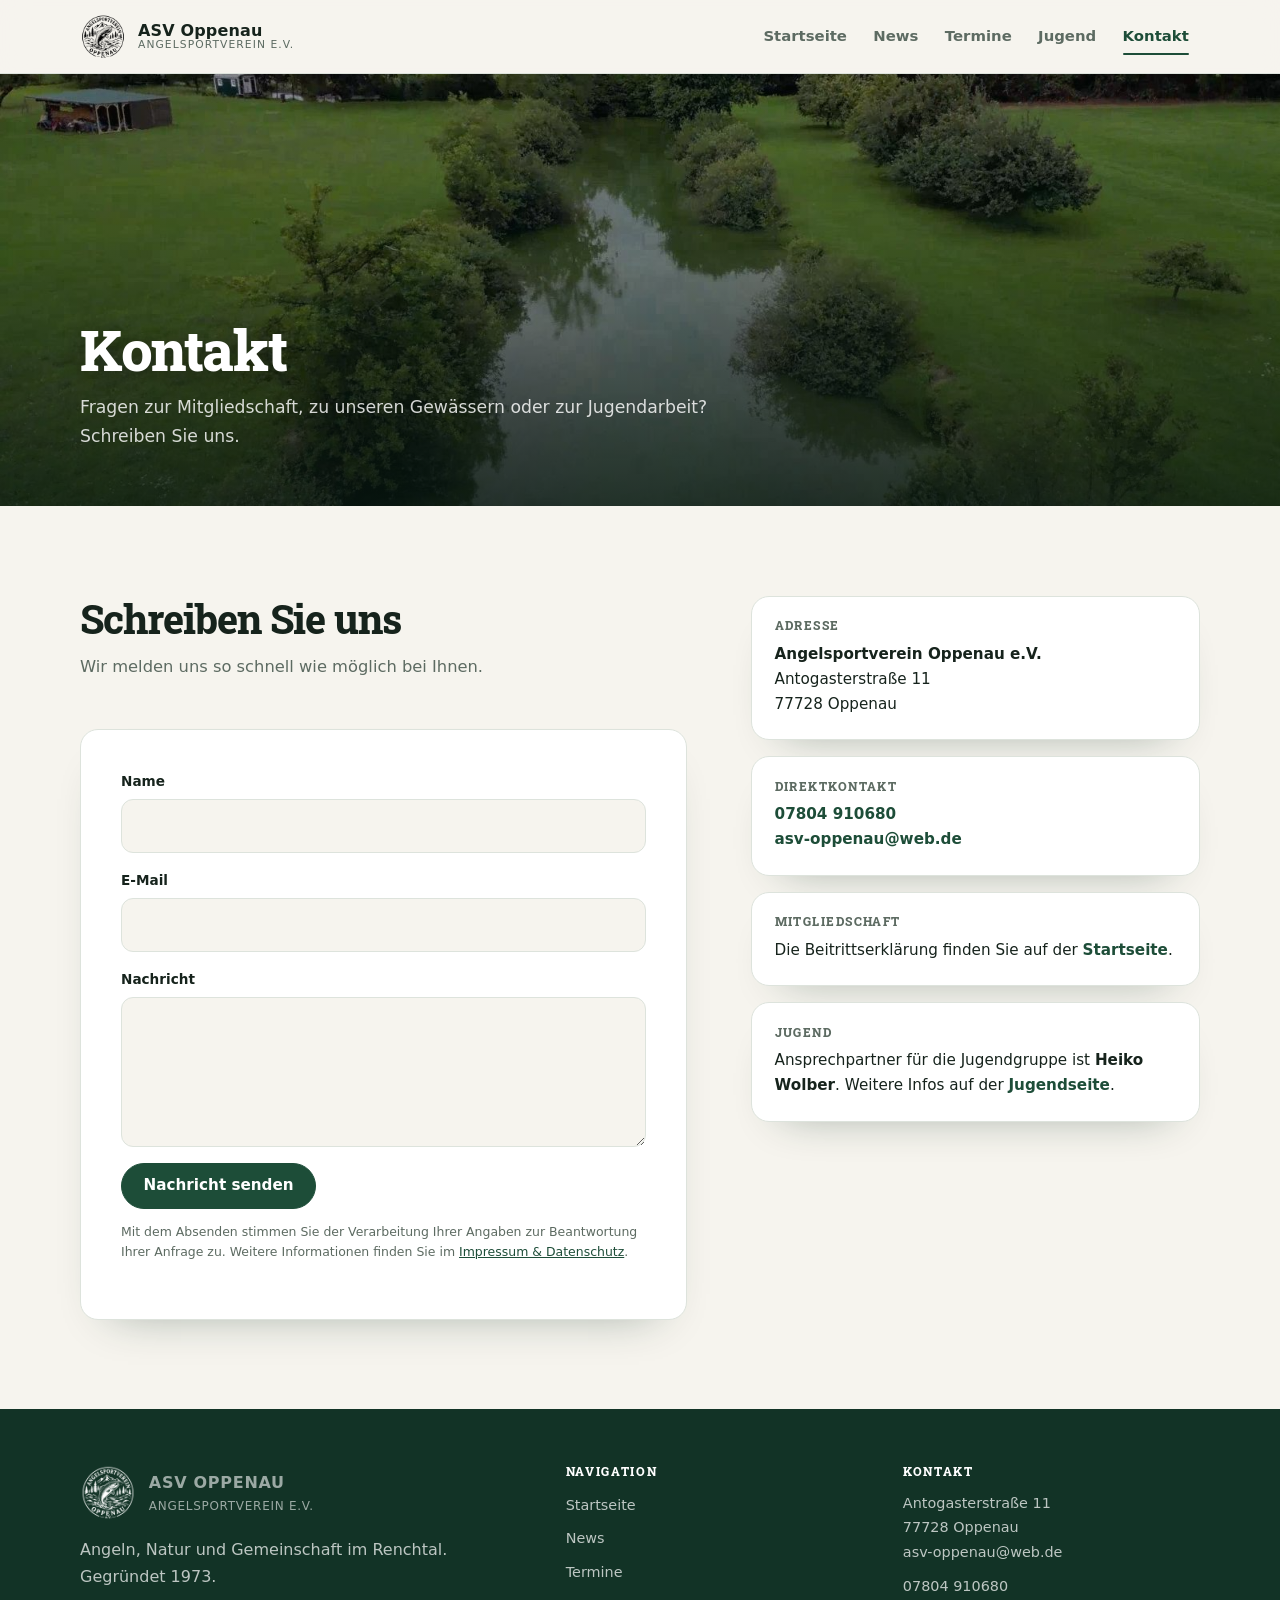
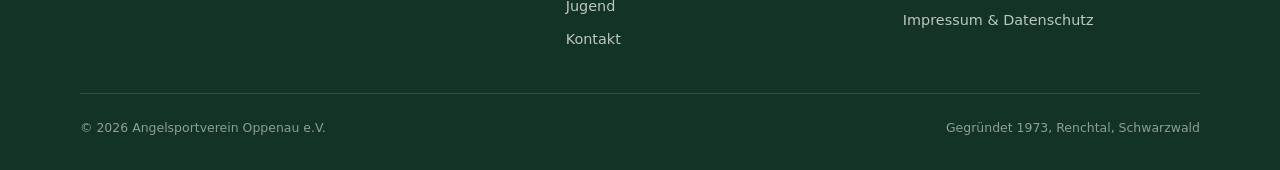
<file: kontakt.html>
<!DOCTYPE html>
<html lang="de">
<head>
    <meta charset="utf-8">
    <meta name="viewport" content="width=device-width, initial-scale=1, viewport-fit=cover">
    <title>Kontakt – Angelsportverein Oppenau e.V.</title>
    <meta name="description" content="Kontakt zum Angelsportverein Oppenau e.V. – Fragen zu Mitgliedschaft, Gewässern und Jugendarbeit.">
    <meta name="theme-color" content="#f6f4ee">
    <meta property="og:image" content="img/og.png">
    <link rel="icon" href="favicon.ico" sizes="any">
    <link rel="icon" type="image/png" href="favicon-32.png">
    <link rel="apple-touch-icon" href="icons/apple-touch-icon.png">
    <link rel="manifest" href="manifest.webmanifest">
    <link rel="stylesheet" href="stylesheet.css">
</head>
<body>
    <a class="skip-link" href="#main">Zum Inhalt springen</a>

    <header class="site-header">
        <div class="container header-inner">
            <a class="brand" href="index.html" aria-label="Angelsportverein Oppenau – Startseite">
                <img src="img/logo.png" alt="">
                <span class="brand__text">
                    <strong>ASV Oppenau</strong>
                    <span>Angelsportverein e.V.</span>
                </span>
            </a>
            <button class="burger" type="button" aria-label="Menü öffnen" aria-expanded="false" aria-controls="hauptnavigation">
                <svg viewBox="0 0 24 24" fill="none" stroke="currentColor" stroke-width="2" stroke-linecap="round" aria-hidden="true">
                    <path d="M4 7h16M4 12h16M4 17h16"/>
                </svg>
            </button>
            <nav class="nav" id="hauptnavigation" aria-label="Hauptnavigation">
                <ul>
                    <li><a href="index.html">Startseite</a></li>
                    <li><a href="news.html">News</a></li>
                    <li><a href="dates.html">Termine</a></li>
                    <li><a href="youth.html">Jugend</a></li>
                    <li><a href="kontakt.html" aria-current="page">Kontakt</a></li>
                </ul>
            </nav>
        </div>
    </header>

    <main id="main">
        <section class="page-hero" aria-labelledby="seiten-titel">
            <img src="img/page-hero.jpg" alt="">
            <div class="container page-hero__inner">
                <h1 id="seiten-titel">Kontakt</h1>
                <p>Fragen zur Mitgliedschaft, zu unseren Gewässern oder zur Jugendarbeit? Schreiben Sie uns.</p>
            </div>
        </section>

        <section class="section">
            <div class="container contact-layout">
                <div>
                    <div class="section-head">
                        <h2>Schreiben Sie uns</h2>
                        <p>Wir melden uns so schnell wie möglich bei Ihnen.</p>
                    </div>
                    <form class="form-card" id="kontaktForm">
                        <div class="field">
                            <label for="name">Name</label>
                            <input id="name" name="name" type="text" autocomplete="name" required>
                        </div>
                        <div class="field">
                            <label for="email">E-Mail</label>
                            <input id="email" name="email" type="email" autocomplete="email" required>
                        </div>
                        <div class="field">
                            <label for="nachricht">Nachricht</label>
                            <textarea id="nachricht" name="nachricht" required></textarea>
                        </div>
                        <button class="btn" type="submit">Nachricht senden</button>
                        <p class="form-note">Mit dem Absenden stimmen Sie der Verarbeitung Ihrer Angaben zur Beantwortung Ihrer Anfrage zu. Weitere Informationen finden Sie im <a href="impressum.html">Impressum &amp; Datenschutz</a>.</p>
                        <p class="form-status" id="formStatus" role="status" aria-live="polite"></p>
                    </form>
                </div>

                <aside class="contact-info" aria-label="Kontaktdaten">
                    <div class="info-card">
                        <h3>Adresse</h3>
                        <p><strong>Angelsportverein Oppenau e.V.</strong><br>
                            Antogasterstraße 11<br>
                            77728 Oppenau</p>
                    </div>
                    <div class="info-card">
                        <h3>Direktkontakt</h3>
                        <p><a href="tel:+497804910680">07804 910680</a><br>
                            <a href="mailto:asv-oppenau@web.de">asv-oppenau@web.de</a></p>
                    </div>
                    <div class="info-card">
                        <h3>Mitgliedschaft</h3>
                        <p>Die Beitrittserklärung finden Sie auf der <a href="index.html#mitglied">Startseite</a>.</p>
                    </div>
                    <div class="info-card">
                        <h3>Jugend</h3>
                        <p>Ansprechpartner für die Jugendgruppe ist <strong>Heiko Wolber</strong>. Weitere Infos auf der <a href="youth.html">Jugendseite</a>.</p>
                    </div>
                </aside>
            </div>
        </section>
    </main>

    <footer class="site-footer">
        <div class="container">
            <div class="footer-grid">
                <div>
                    <a class="footer-brand" href="index.html">
                        <img src="img/logo-white.png" alt="">
                        <span>
                            <strong>ASV Oppenau</strong>
                            <span>Angelsportverein e.V.</span>
                        </span>
                    </a>
                    <p>Angeln, Natur und Gemeinschaft im Renchtal. Gegründet 1973.</p>
                </div>
                <div class="footer-col">
                    <h3>Navigation</h3>
                    <ul>
                        <li><a href="index.html">Startseite</a></li>
                        <li><a href="news.html">News</a></li>
                        <li><a href="dates.html">Termine</a></li>
                        <li><a href="youth.html">Jugend</a></li>
                        <li><a href="kontakt.html">Kontakt</a></li>
                    </ul>
                </div>
                <div class="footer-col">
                    <h3>Kontakt</h3>
                    <p>Antogasterstraße 11<br>77728 Oppenau</p>
                    <ul>
                        <li><a href="mailto:asv-oppenau@web.de">asv-oppenau@web.de</a></li>
                        <li><a href="tel:+497804910680">07804 910680</a></li>
                        <li><a href="impressum.html">Impressum &amp; Datenschutz</a></li>
                    </ul>
                </div>
            </div>
            <div class="footer-bottom">
                <span>© <span id="jahr">2026</span> Angelsportverein Oppenau e.V.</span>
                <span>Gegründet 1973, Renchtal, Schwarzwald</span>
            </div>
        </div>
    </footer>

    <script>
        const burger = document.querySelector('.burger');
        const nav = document.querySelector('.nav');
        burger.addEventListener('click', () => {
            const open = nav.classList.toggle('is-open');
            burger.setAttribute('aria-expanded', String(open));
            burger.setAttribute('aria-label', open ? 'Menü schließen' : 'Menü öffnen');
        });
        document.getElementById('jahr').textContent = new Date().getFullYear();

        const form = document.getElementById('kontaktForm');
        const status = document.getElementById('formStatus');

        form.addEventListener('submit', (event) => {
            event.preventDefault();
            status.textContent = '';
            status.className = 'form-status';

            const data = new FormData(form);

            fetch('https://formsubmit.co/ajax/asv-oppenau@web.de', {
                method: 'POST',
                body: data
            })
                .then((response) => response.json())
                .then(() => {
                    form.reset();
                    status.textContent = 'Vielen Dank! Ihre Nachricht wurde erfolgreich gesendet.';
                    status.classList.add('is-success');
                })
                .catch(() => {
                    status.textContent = 'Die Nachricht konnte leider nicht gesendet werden. Bitte schreiben Sie direkt an asv-oppenau@web.de.';
                    status.classList.add('is-error');
                });
        });

        if ('serviceWorker' in navigator) navigator.serviceWorker.register('sw.js');
    </script>
</body>
</html>
</file>
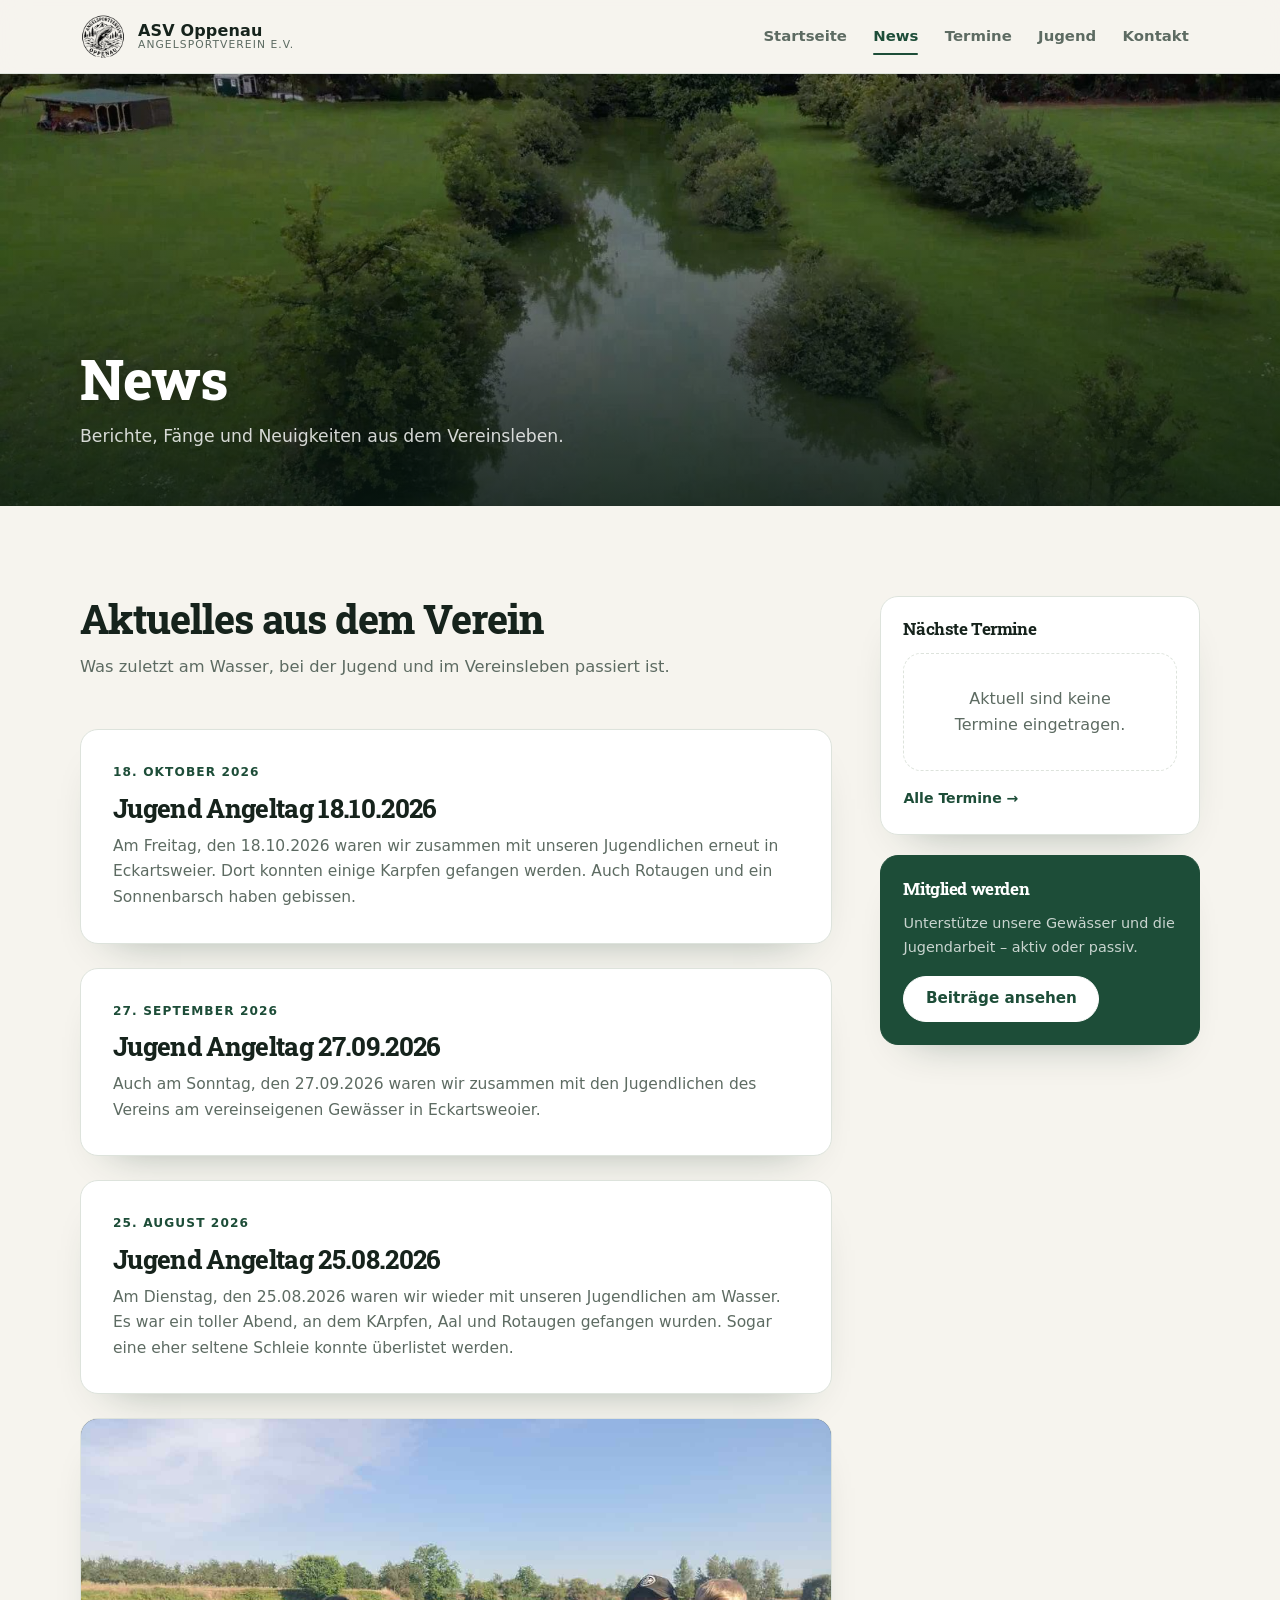
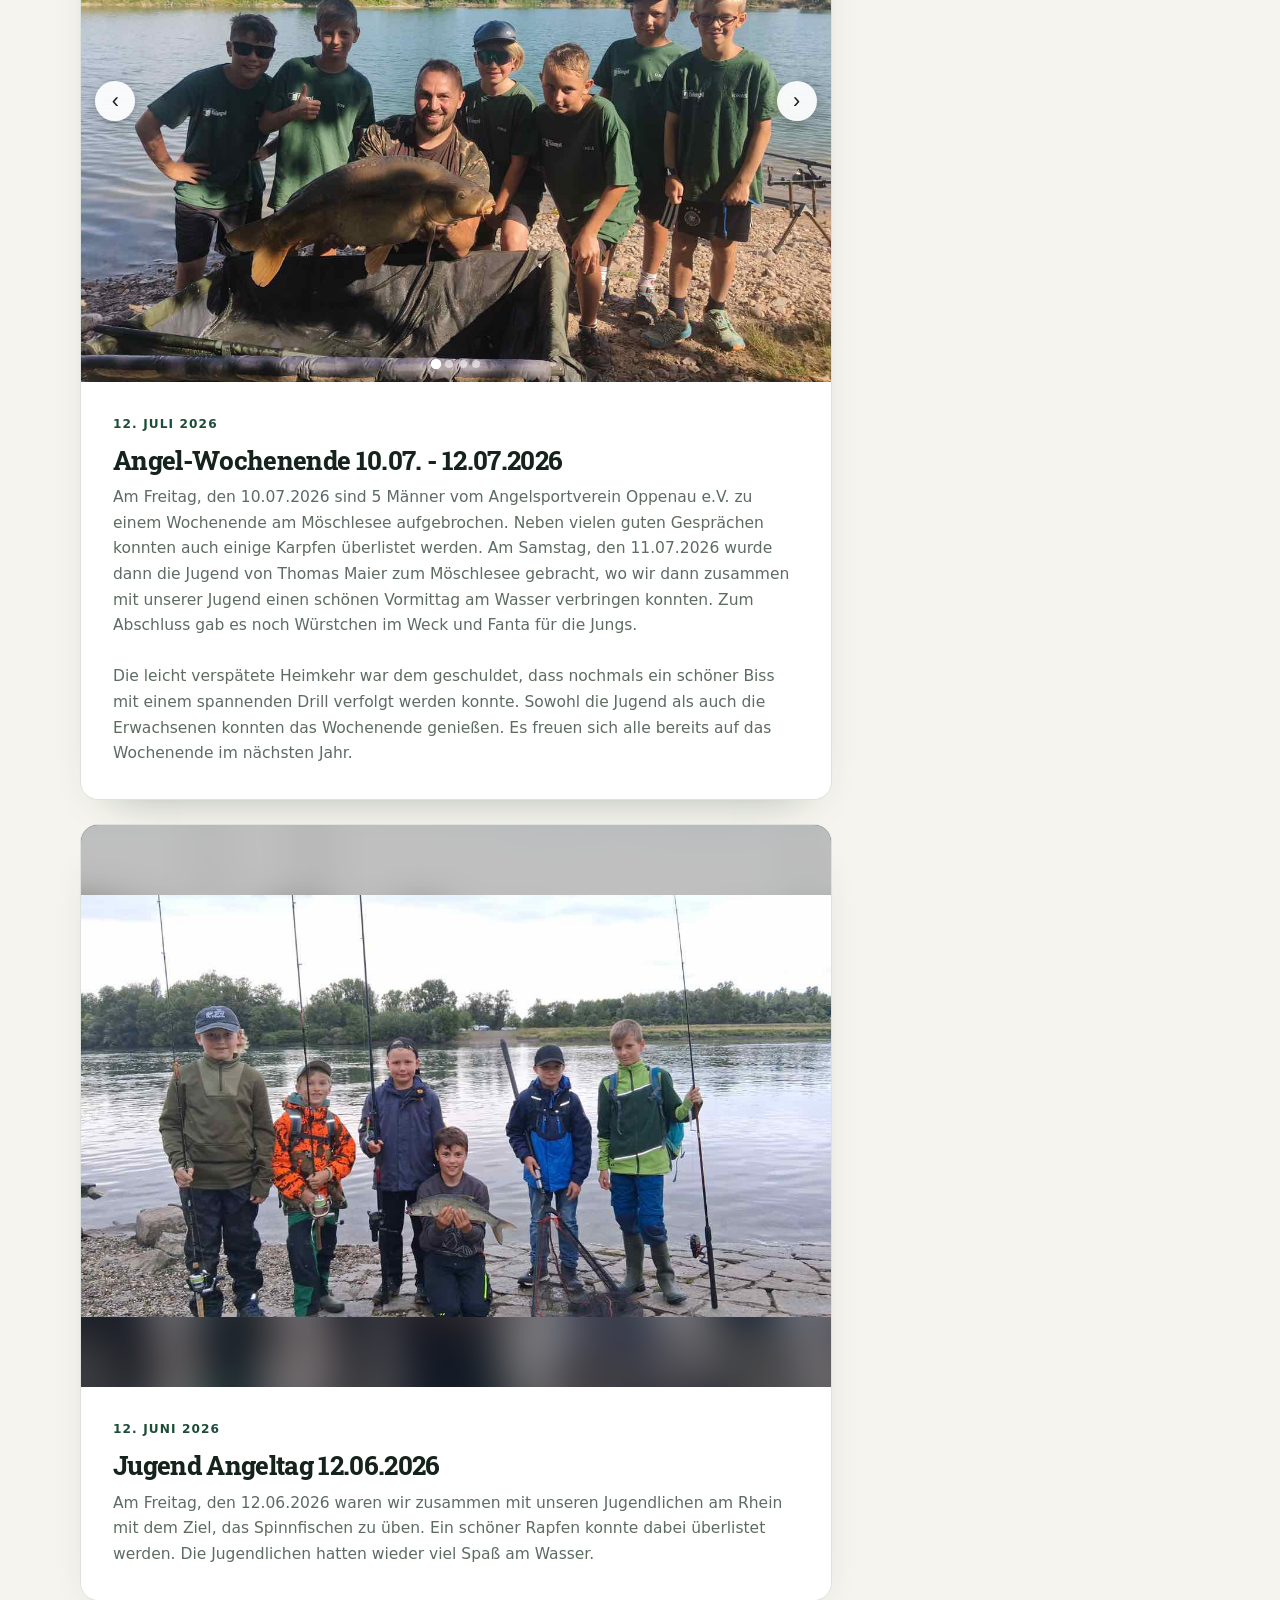
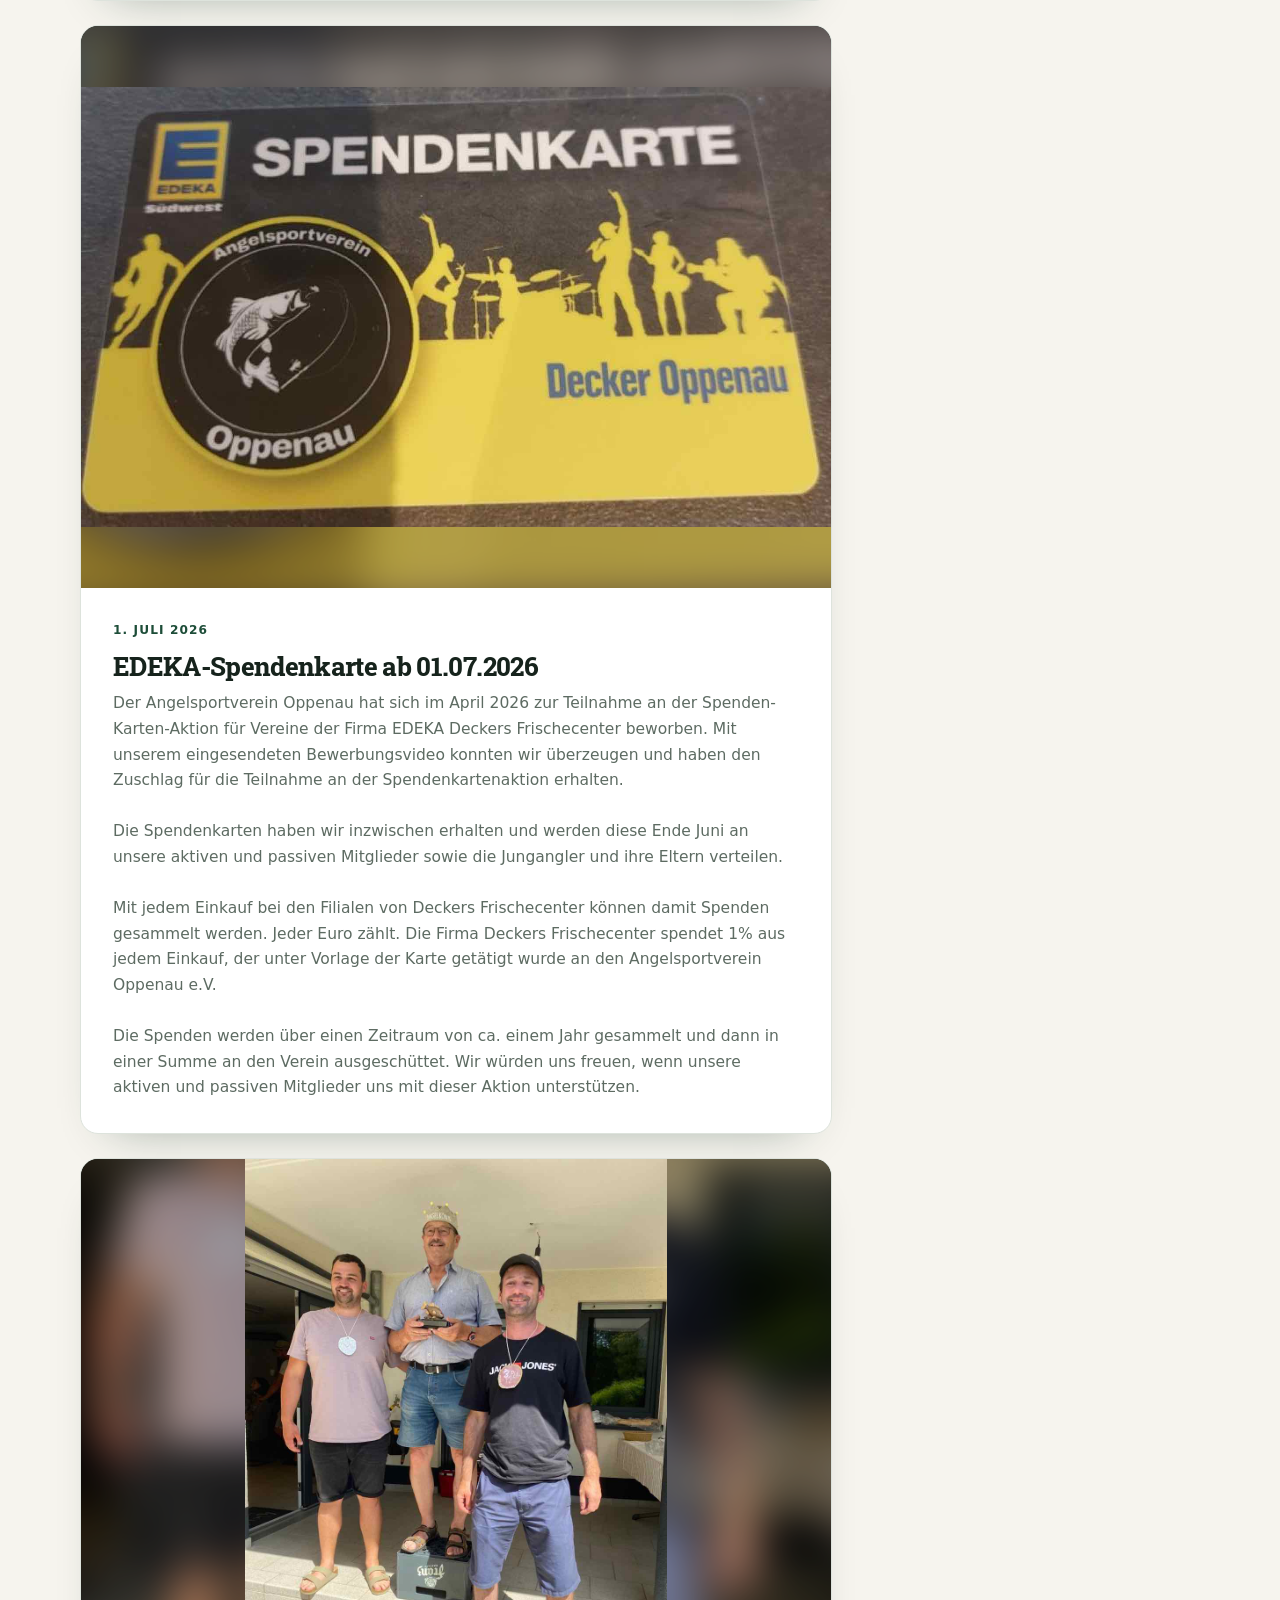
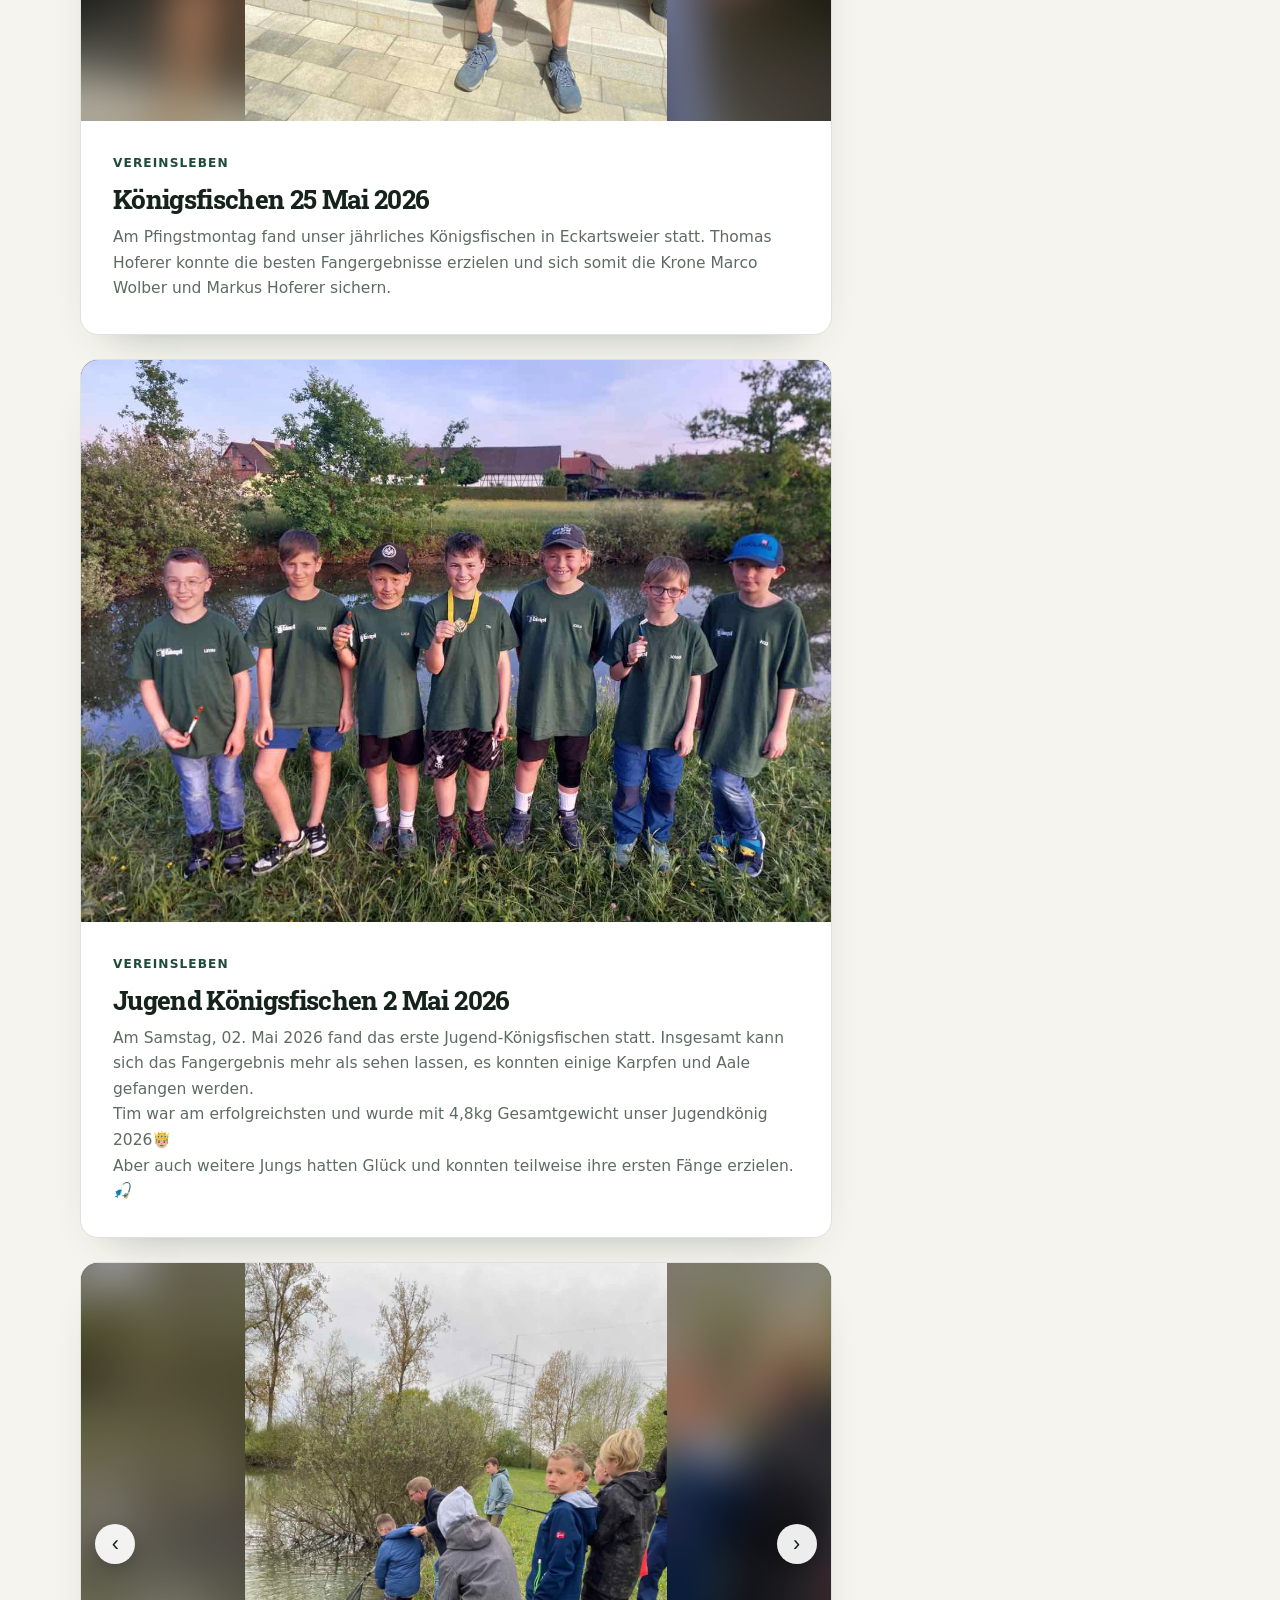
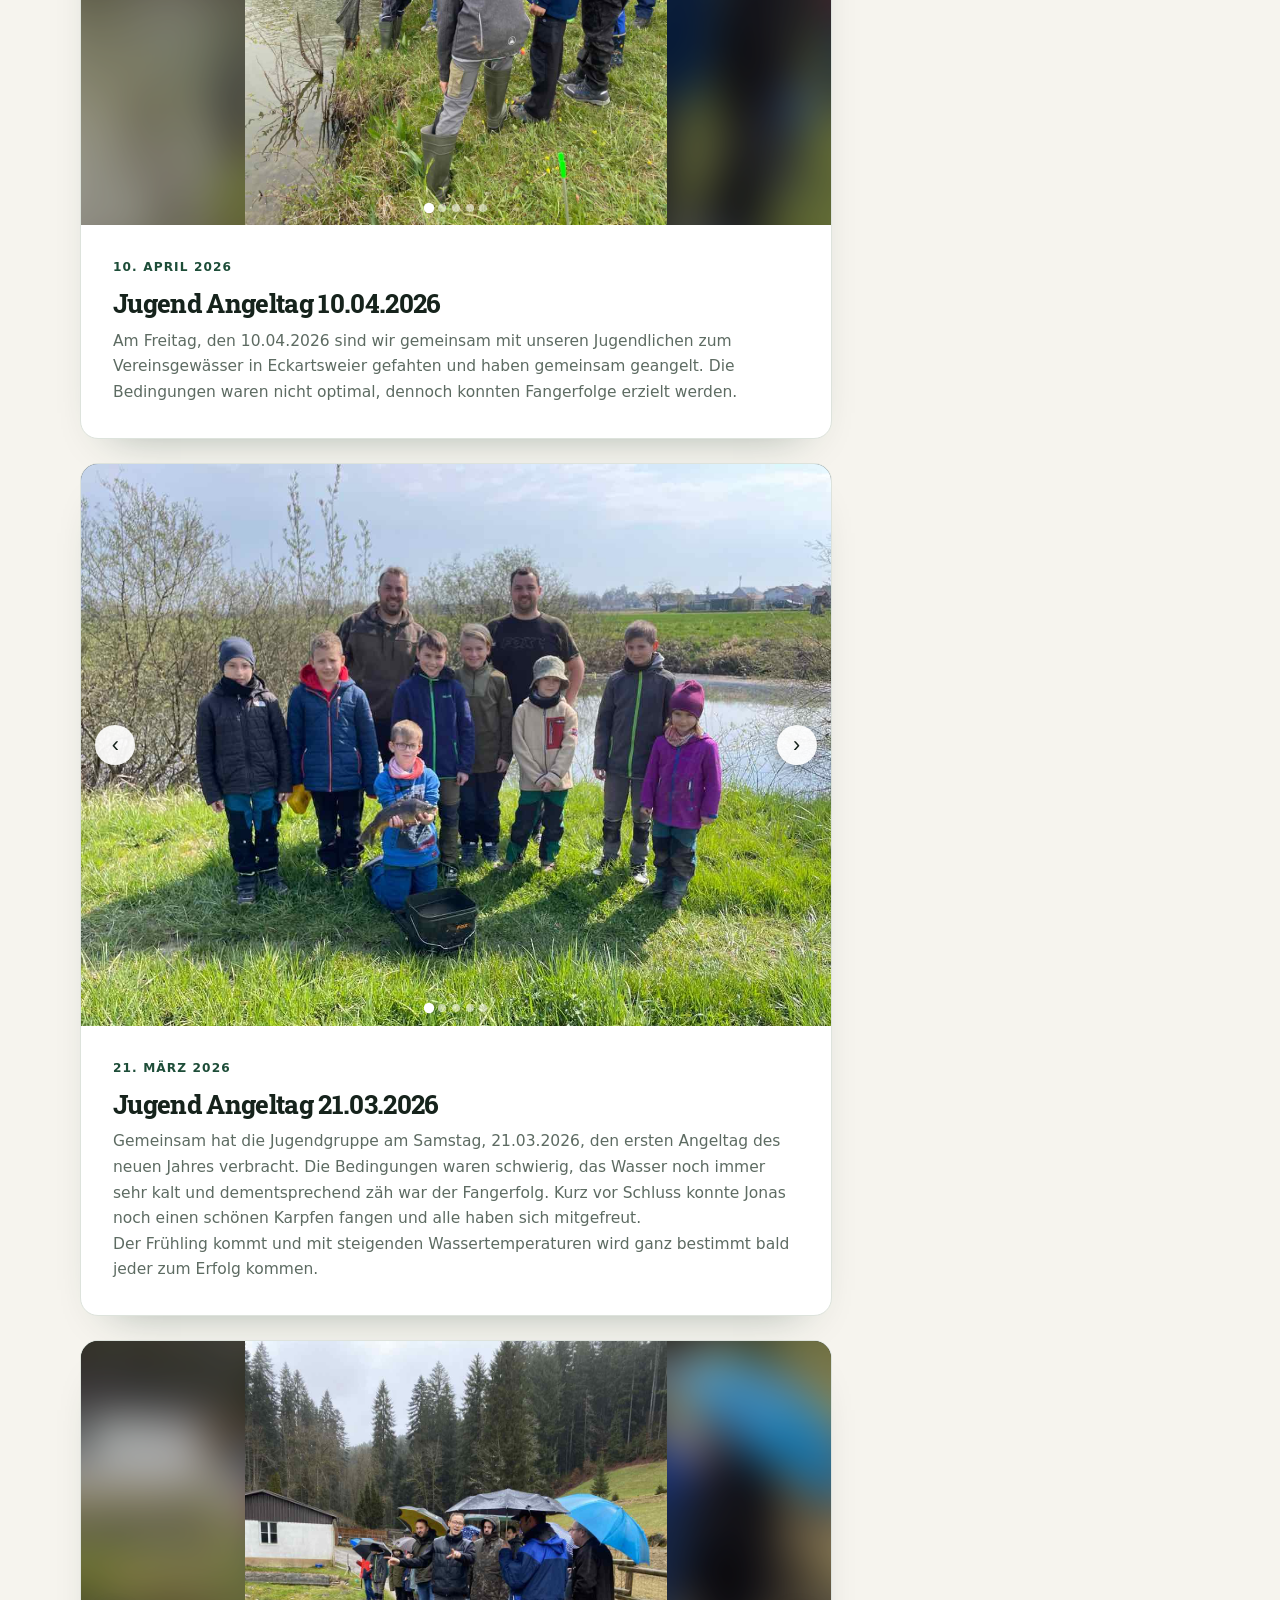
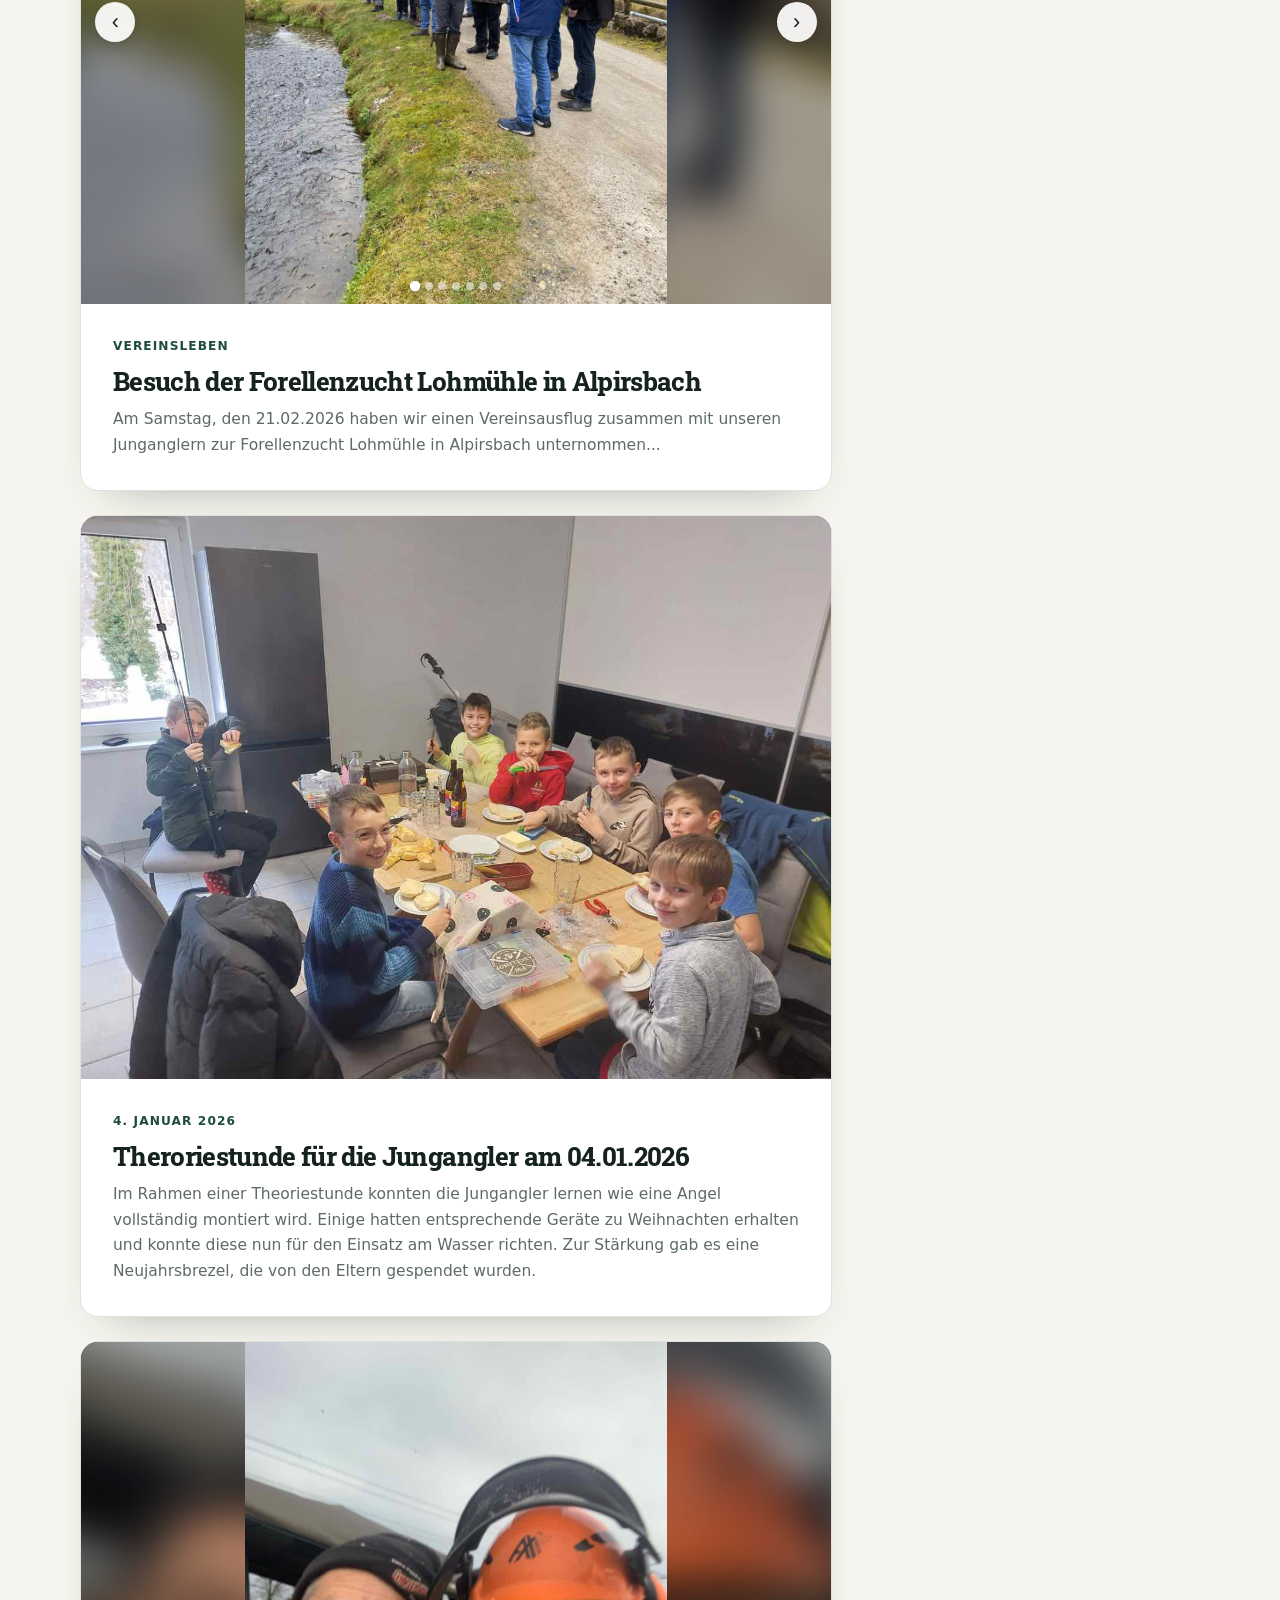
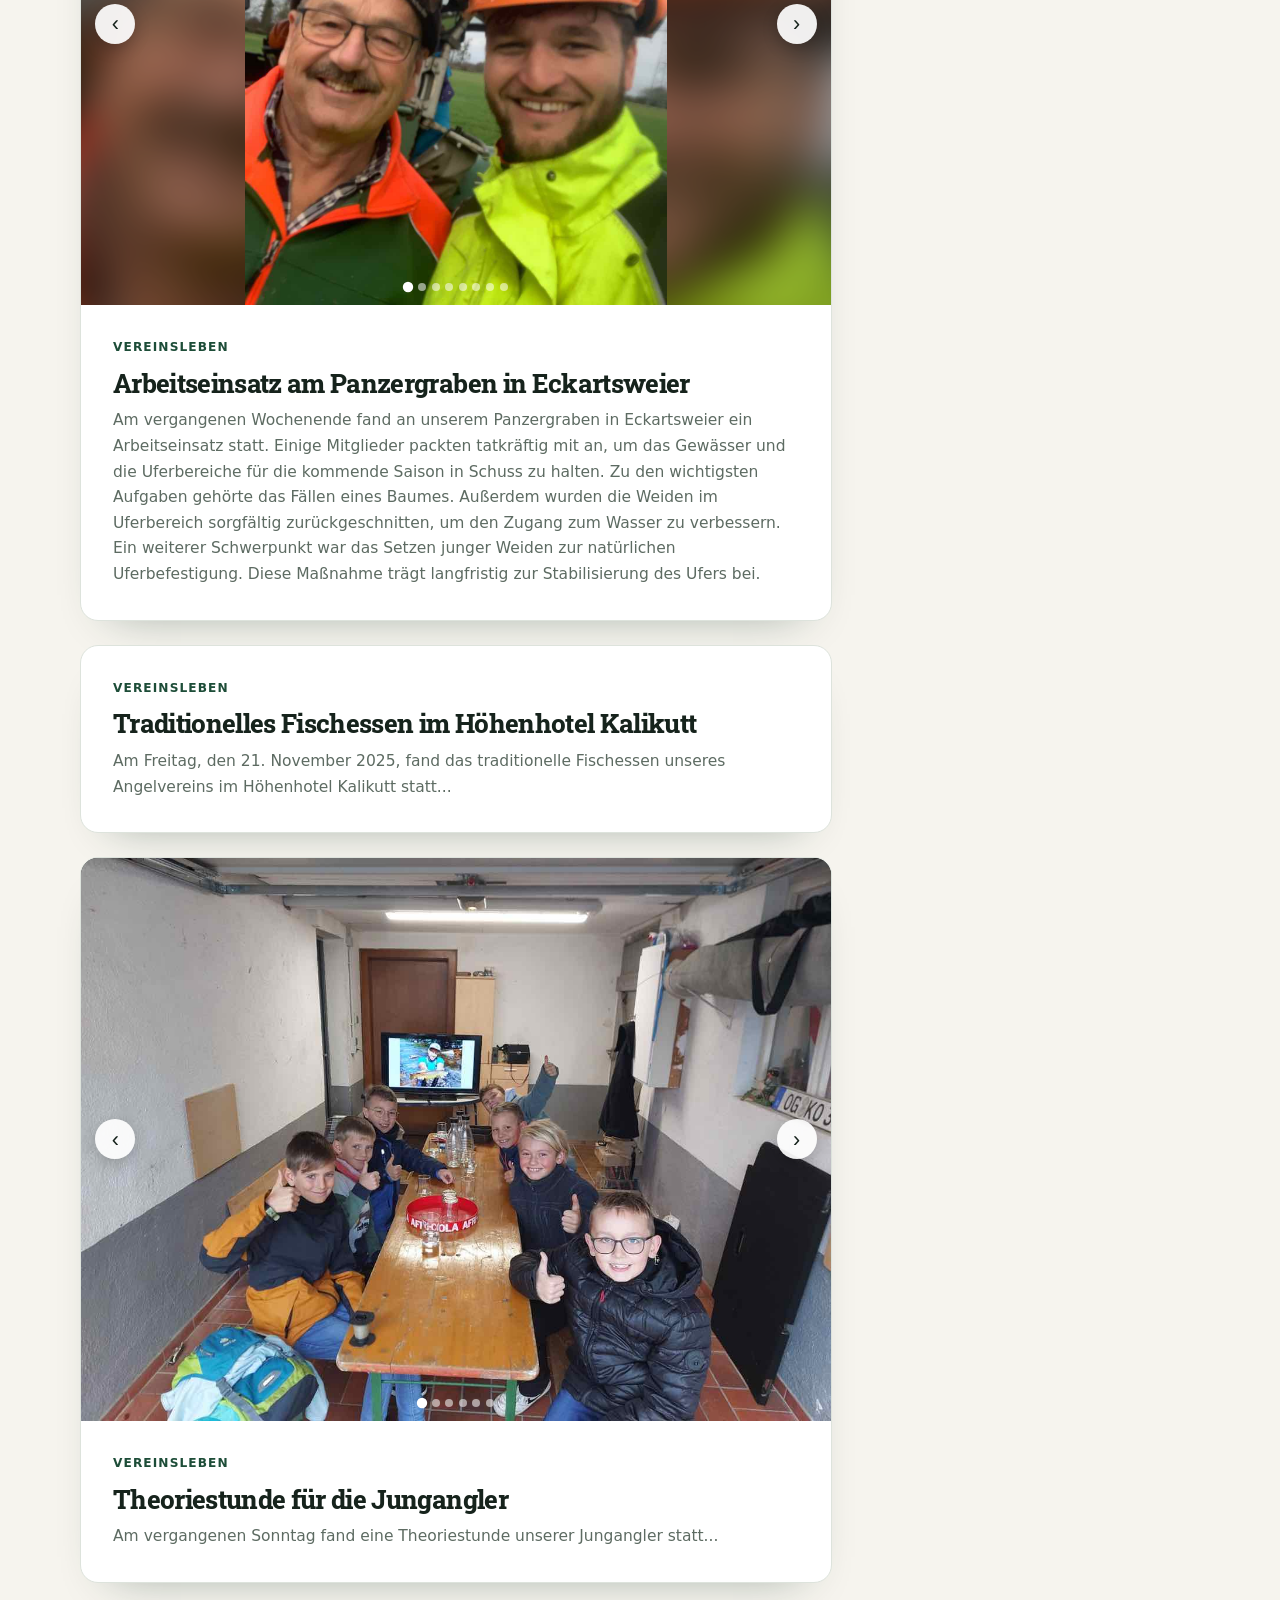
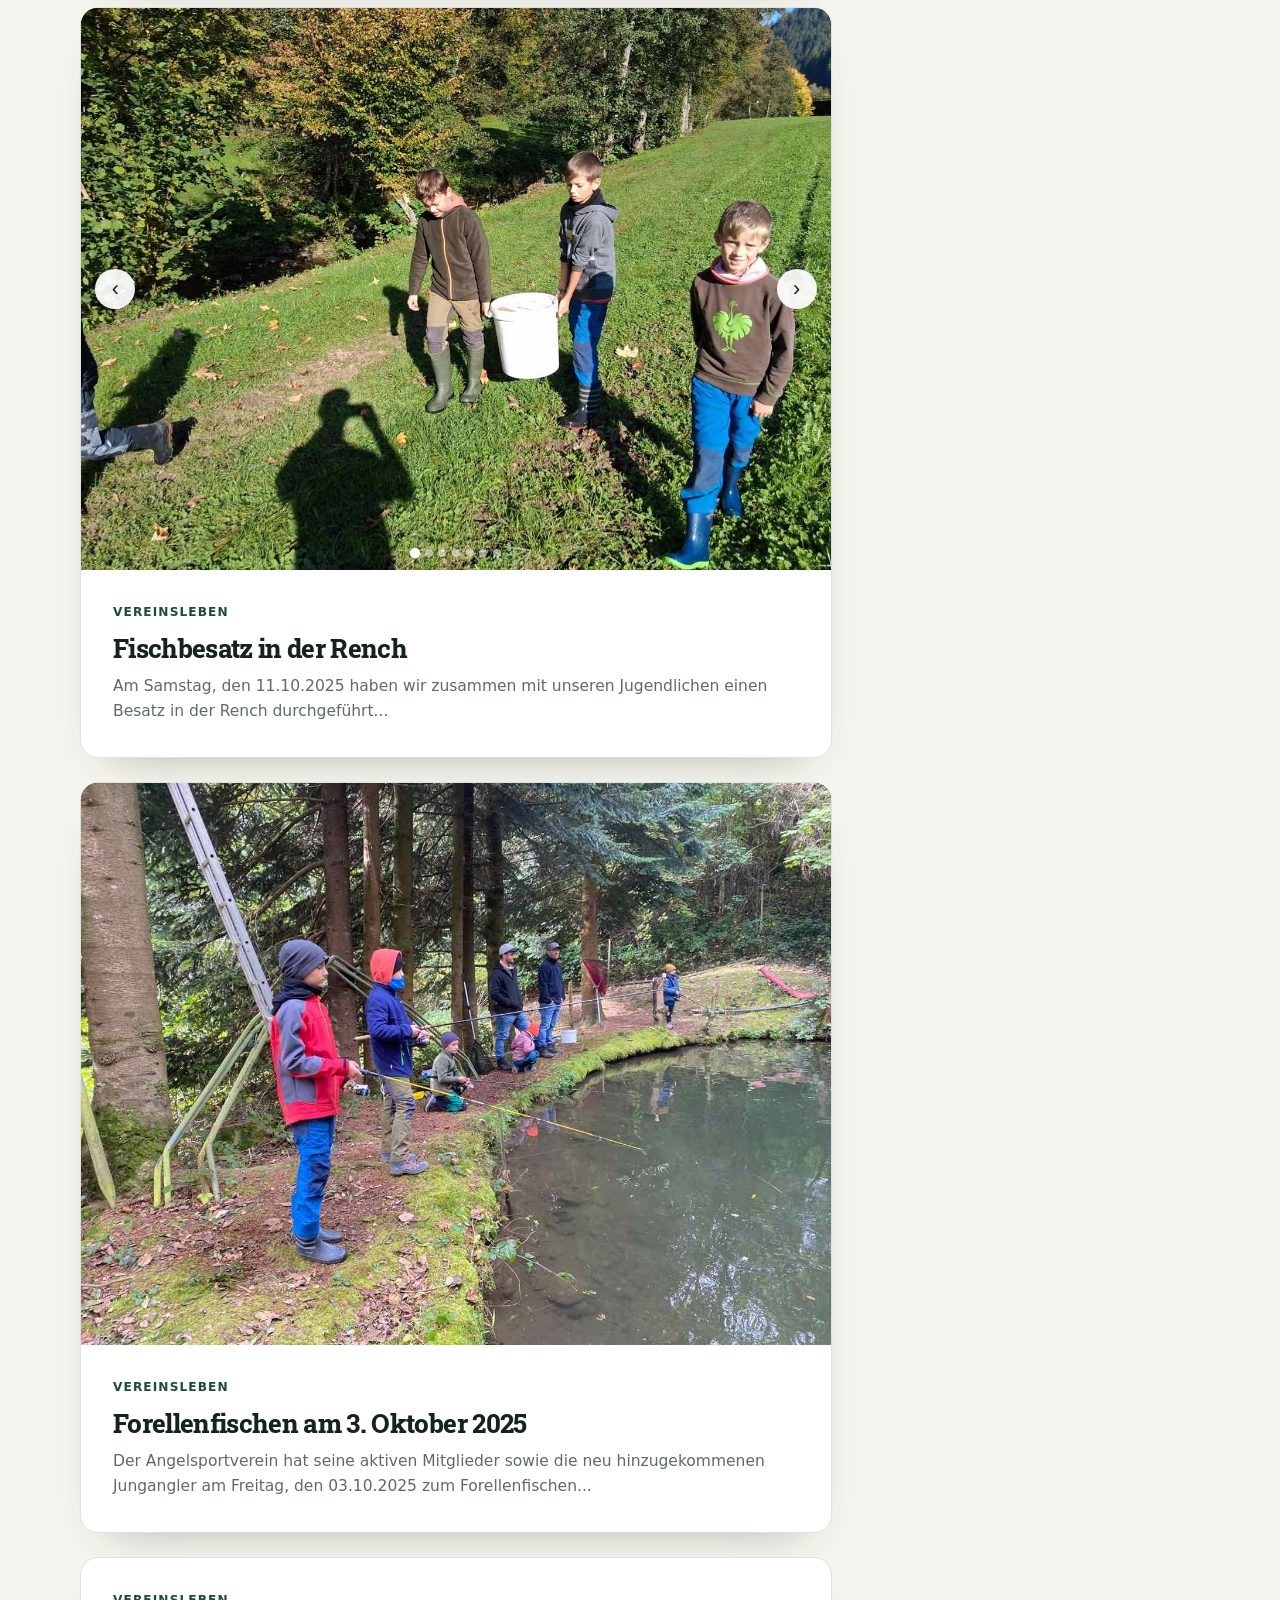
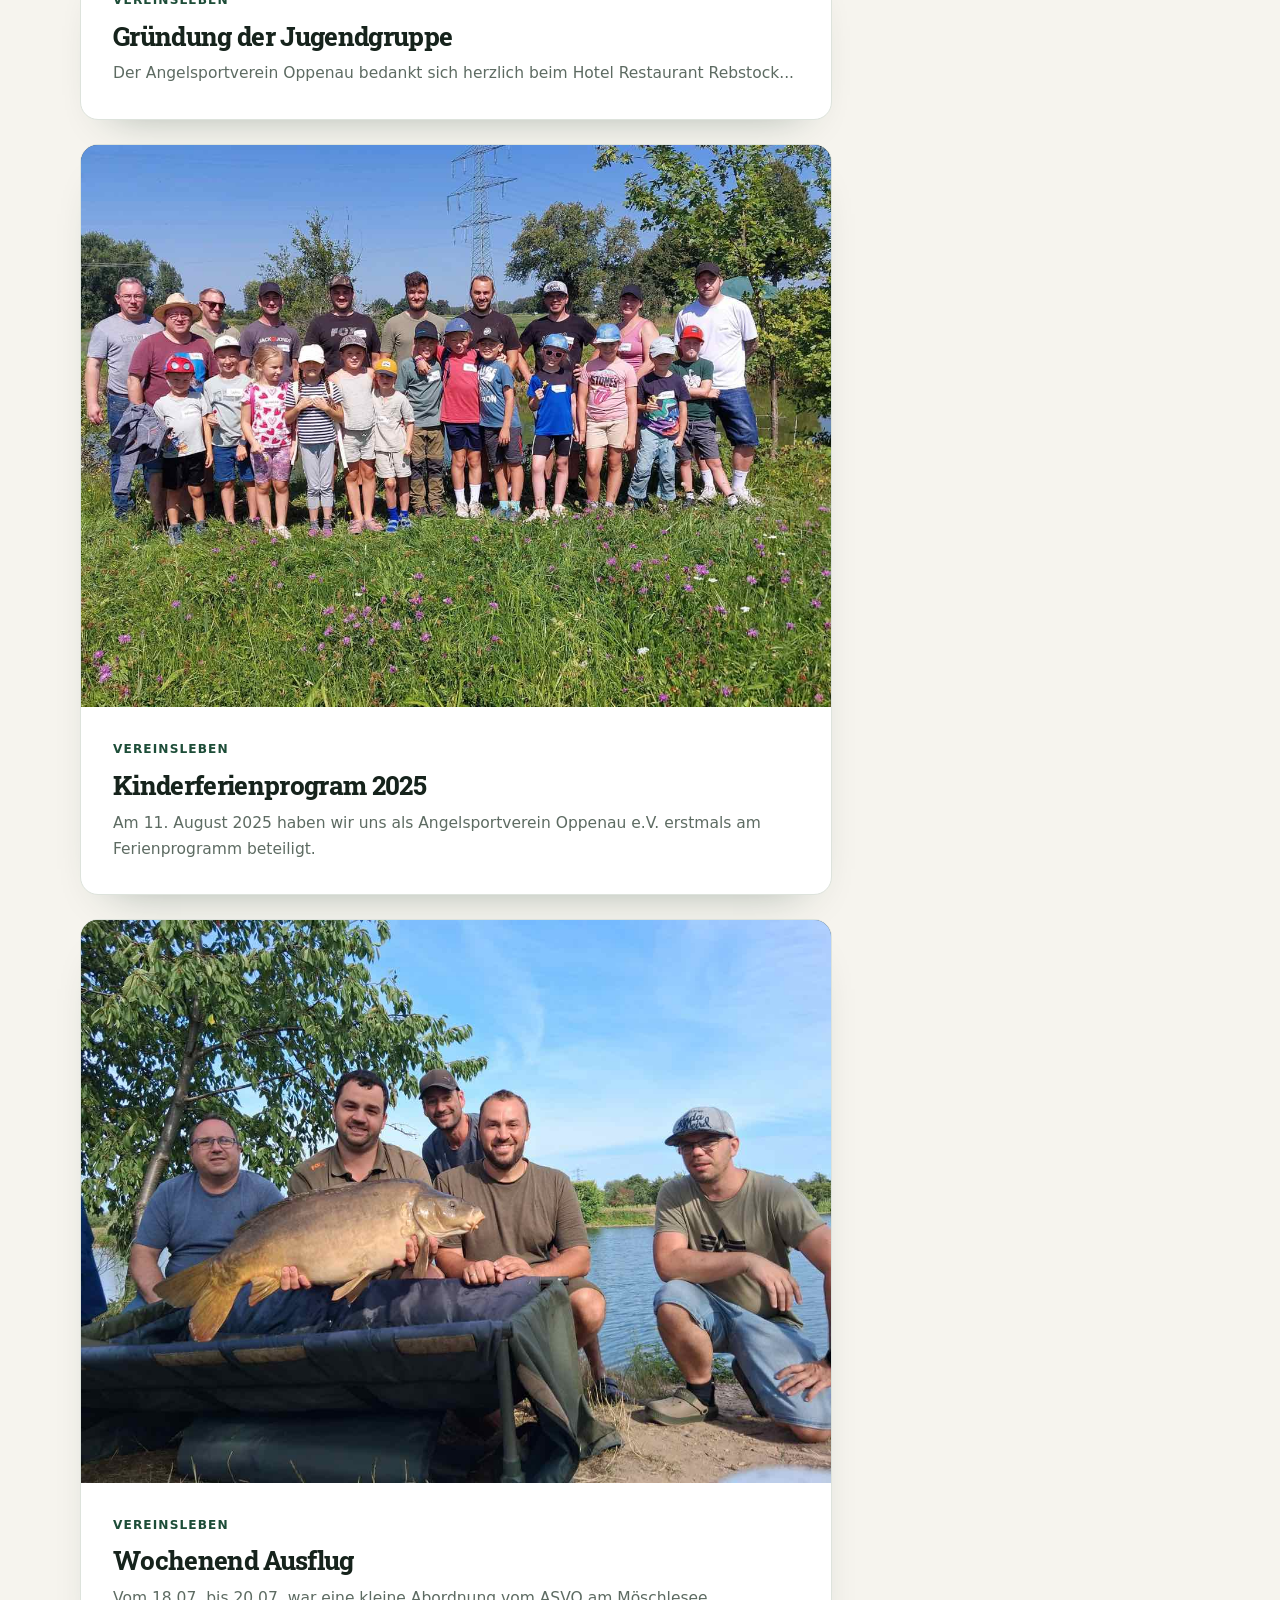
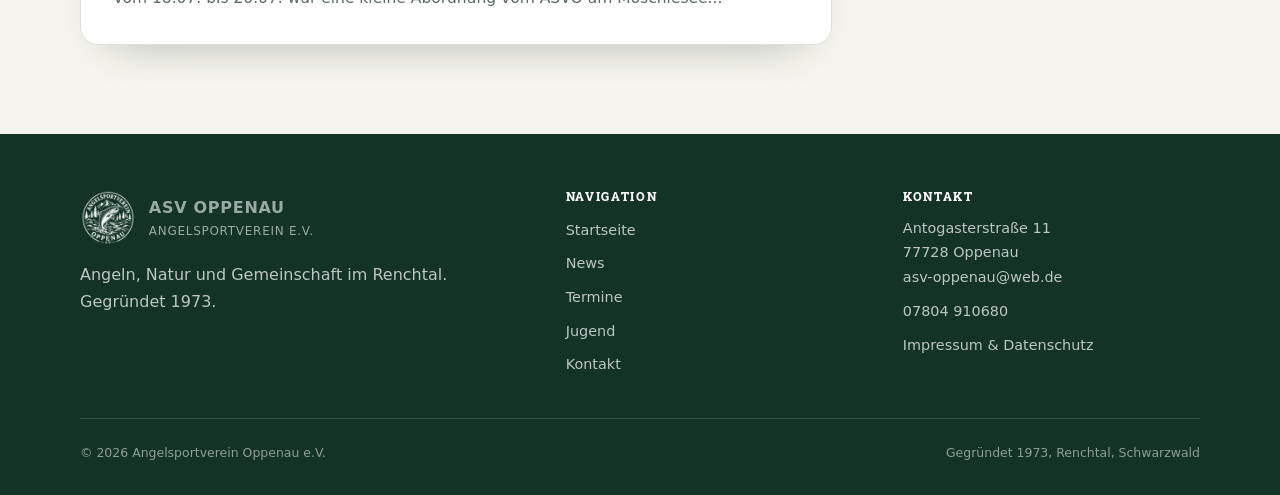
<file: news.html>
<!DOCTYPE html>
<html lang="de">
<head>
    <meta charset="utf-8">
    <meta name="viewport" content="width=device-width, initial-scale=1, viewport-fit=cover">
    <title>News – Angelsportverein Oppenau e.V.</title>
    <meta name="description" content="Neuigkeiten und Berichte aus dem Angelsportverein Oppenau.">
    <meta name="theme-color" content="#f6f4ee">
    <meta property="og:image" content="img/og.png">
    <link rel="icon" href="favicon.ico" sizes="any">
    <link rel="icon" type="image/png" href="favicon-32.png">
    <link rel="apple-touch-icon" href="icons/apple-touch-icon.png">
    <link rel="manifest" href="manifest.webmanifest">
    <link rel="stylesheet" href="stylesheet.css">
</head>
<body>
    <a class="skip-link" href="#main">Zum Inhalt springen</a>

    <header class="site-header">
        <div class="container header-inner">
            <a class="brand" href="index.html" aria-label="Angelsportverein Oppenau – Startseite">
                <img src="img/logo.png" alt="">
                <span class="brand__text">
                    <strong>ASV Oppenau</strong>
                    <span>Angelsportverein e.V.</span>
                </span>
            </a>
            <button class="burger" type="button" aria-label="Menü öffnen" aria-expanded="false" aria-controls="hauptnavigation">
                <svg viewBox="0 0 24 24" fill="none" stroke="currentColor" stroke-width="2" stroke-linecap="round" aria-hidden="true">
                    <path d="M4 7h16M4 12h16M4 17h16"/>
                </svg>
            </button>
            <nav class="nav" id="hauptnavigation" aria-label="Hauptnavigation">
                <ul>
                    <li><a href="index.html">Startseite</a></li>
                    <li><a href="news.html" aria-current="page">News</a></li>
                    <li><a href="dates.html">Termine</a></li>
                    <li><a href="youth.html">Jugend</a></li>
                    <li><a href="kontakt.html">Kontakt</a></li>
                </ul>
            </nav>
        </div>
    </header>

    <main id="main">
        <section class="page-hero" aria-labelledby="seiten-titel">
            <img src="img/page-hero.jpg" alt="">
            <div class="container page-hero__inner">
                <h1 id="seiten-titel">News</h1>
                <p>Berichte, Fänge und Neuigkeiten aus dem Vereinsleben.</p>
            </div>
        </section>

        <section class="section">
            <div class="container news-layout">
                <div>
                    <div class="section-head">
                        <h2>Aktuelles aus dem Verein</h2>
                        <p>Was zuletzt am Wasser, bei der Jugend und im Vereinsleben passiert ist.</p>
                    </div>
                    <div class="news-feed" id="newsList"></div>
                </div>

                <aside class="sidebar" aria-label="Nächste Termine und Mitgliedschaft">
                    <div class="sidebar-card">
                        <h3>Nächste Termine</h3>
                        <div id="nextDates"></div>
                        <a class="sidebar-link" href="dates.html">Alle Termine →</a>
                    </div>
                    <div class="sidebar-card sidebar-cta">
                        <h3>Mitglied werden</h3>
                        <p>Unterstütze unsere Gewässer und die Jugendarbeit – aktiv oder passiv.</p>
                        <a class="btn btn--light" href="index.html#mitglied">Beiträge ansehen</a>
                    </div>
                </aside>
            </div>
        </section>
    </main>

    <footer class="site-footer">
        <div class="container">
            <div class="footer-grid">
                <div>
                    <a class="footer-brand" href="index.html">
                        <img src="img/logo-white.png" alt="">
                        <span>
                            <strong>ASV Oppenau</strong>
                            <span>Angelsportverein e.V.</span>
                        </span>
                    </a>
                    <p>Angeln, Natur und Gemeinschaft im Renchtal. Gegründet 1973.</p>
                </div>
                <div class="footer-col">
                    <h3>Navigation</h3>
                    <ul>
                        <li><a href="index.html">Startseite</a></li>
                        <li><a href="news.html">News</a></li>
                        <li><a href="dates.html">Termine</a></li>
                        <li><a href="youth.html">Jugend</a></li>
                        <li><a href="kontakt.html">Kontakt</a></li>
                    </ul>
                </div>
                <div class="footer-col">
                    <h3>Kontakt</h3>
                    <p>Antogasterstraße 11<br>77728 Oppenau</p>
                    <ul>
                        <li><a href="mailto:asv-oppenau@web.de">asv-oppenau@web.de</a></li>
                        <li><a href="tel:+497804910680">07804 910680</a></li>
                        <li><a href="impressum.html">Impressum &amp; Datenschutz</a></li>
                    </ul>
                </div>
            </div>
            <div class="footer-bottom">
                <span>© <span id="jahr">2026</span> Angelsportverein Oppenau e.V.</span>
                <span>Gegründet 1973, Renchtal, Schwarzwald</span>
            </div>
        </div>
    </footer>

    <script>
        const burger = document.querySelector('.burger');
        const nav = document.querySelector('.nav');
        burger.addEventListener('click', () => {
            const open = nav.classList.toggle('is-open');
            burger.setAttribute('aria-expanded', String(open));
            burger.setAttribute('aria-label', open ? 'Menü schließen' : 'Menü öffnen');
        });
        document.getElementById('jahr').textContent = new Date().getFullYear();

        const monate = ['Jan', 'Feb', 'Mär', 'Apr', 'Mai', 'Jun', 'Jul', 'Aug', 'Sep', 'Okt', 'Nov', 'Dez'];

        function parseDate(text) {
            const match = text.match(/(\d{1,2})\.(\d{1,2})\.(\d{4})/);
            if (!match) return null;
            const date = new Date(Number(match[3]), Number(match[2]) - 1, Number(match[1]));
            return Number.isNaN(date.getTime()) ? null : date;
        }

        function formatDate(date) {
            return date.toLocaleDateString('de-DE', { day: 'numeric', month: 'long', year: 'numeric' });
        }

        function escapeHtml(text) {
            return text.replace(/[&<>"']/g, (char) => ({
                '&': '&amp;', '<': '&lt;', '>': '&gt;', '"': '&quot;', "'": '&#039;'
            })[char]);
        }

        // Fester Rahmen: Hoch- und Querformat werden ganz gezeigt, die Ränder füllt eine unscharfe Kopie.
        function frameMarkup(src, alt) {
            return `
                <div class="media-frame">
                    <img class="media-frame__bg" src="${src}" alt="" aria-hidden="true" loading="lazy">
                    <img class="media-frame__img" src="${src}" alt="${alt}" loading="lazy">
                </div>
            `;
        }

        function mediaMarkup(item) {
            if (!item.image) return '';
            const images = Array.isArray(item.image) ? item.image : [item.image];
            const alt = escapeHtml(item.title);

            if (images.length === 1) {
                return `<div class="news-card__media">${frameMarkup(images[0], alt)}</div>`;
            }

            return `
                <div class="news-card__media">
                    <div class="slider" data-slider>
                        <div class="slider__track">
                            ${images.map((src, index) => `
                                <div class="slider__slide${index === 0 ? ' is-active' : ''}">
                                    ${frameMarkup(src, `${alt} – Bild ${index + 1}`)}
                                </div>
                            `).join('')}
                        </div>
                        <button class="slider__btn slider__btn--prev" type="button" aria-label="Vorheriges Bild">‹</button>
                        <button class="slider__btn slider__btn--next" type="button" aria-label="Nächstes Bild">›</button>
                        <div class="slider__dots" role="tablist" aria-label="Bilder">
                            ${images.map((_, index) => `
                                <button class="slider__dot${index === 0 ? ' is-active' : ''}" type="button" role="tab" aria-label="Bild ${index + 1}" aria-selected="${index === 0}"></button>
                            `).join('')}
                        </div>
                    </div>
                </div>
            `;
        }

        function initSliders() {
            document.querySelectorAll('[data-slider]').forEach((slider) => {
                const slides = [...slider.querySelectorAll('.slider__slide')];
                const dots = [...slider.querySelectorAll('.slider__dot')];
                let current = 0;

                function show(index) {
                    current = (index + slides.length) % slides.length;
                    slides.forEach((slide, i) => slide.classList.toggle('is-active', i === current));
                    dots.forEach((dot, i) => {
                        dot.classList.toggle('is-active', i === current);
                        dot.setAttribute('aria-selected', String(i === current));
                    });
                }

                slider.querySelector('.slider__btn--prev').addEventListener('click', () => show(current - 1));
                slider.querySelector('.slider__btn--next').addEventListener('click', () => show(current + 1));
                dots.forEach((dot, index) => dot.addEventListener('click', () => show(index)));
            });
        }

        function renderNews(news) {
            const list = document.getElementById('newsList');

            if (!news.length) {
                list.innerHTML = '<div class="empty-state">Aktuell gibt es keine Neuigkeiten.</div>';
                return;
            }

            list.innerHTML = news.map((item) => {
                const date = parseDate(item.title);
                const meta = date
                    ? `<time datetime="${date.toISOString().slice(0, 10)}">${formatDate(date)}</time>`
                    : '<span>Vereinsleben</span>';

                return `
                    <article class="news-card">
                        ${mediaMarkup(item)}
                        <div class="news-card__body">
                            <div class="news-meta">${meta}</div>
                            <h2>${escapeHtml(item.title)}</h2>
                            <div class="news-card__text">${item.content}</div>
                        </div>
                    </article>
                `;
            }).join('');

            initSliders();
        }

        function renderNextDates(dates) {
            const container = document.getElementById('nextDates');
            const today = new Date();
            today.setHours(0, 0, 0, 0);

            const upcoming = dates
                .map((item) => ({ ...item, parsed: parseDate(item.date) }))
                .filter((item) => item.parsed && item.parsed >= today)
                .sort((a, b) => a.parsed - b.parsed)
                .slice(0, 4);

            if (!upcoming.length) {
                container.innerHTML = '<p class="empty-state">Aktuell sind keine Termine eingetragen.</p>';
                return;
            }

            container.innerHTML = upcoming.map((item) => `
                <div class="mini-event">
                    <div class="mini-date">
                        <strong>${String(item.parsed.getDate()).padStart(2, '0')}</strong>
                        <span>${monate[item.parsed.getMonth()]}</span>
                    </div>
                    <div>
                        <h4>${escapeHtml(item.title)}</h4>
                        <p>${item.parsed.getFullYear()}</p>
                    </div>
                </div>
            `).join('');
        }

        Promise.all([
            fetch('news.json').then((response) => response.json()),
            fetch('dates.json').then((response) => response.json()).catch(() => [])
        ])
            .then(([news, dates]) => {
                renderNews(news);
                renderNextDates(dates);
            })
            .catch(() => {
                document.getElementById('newsList').innerHTML = '<div class="empty-state">Die Neuigkeiten konnten nicht geladen werden.</div>';
                document.getElementById('nextDates').innerHTML = '<p class="empty-state">Die Termine konnten nicht geladen werden.</p>';
            });

        if ('serviceWorker' in navigator) navigator.serviceWorker.register('sw.js');
    </script>
</body>
</html>
</file>
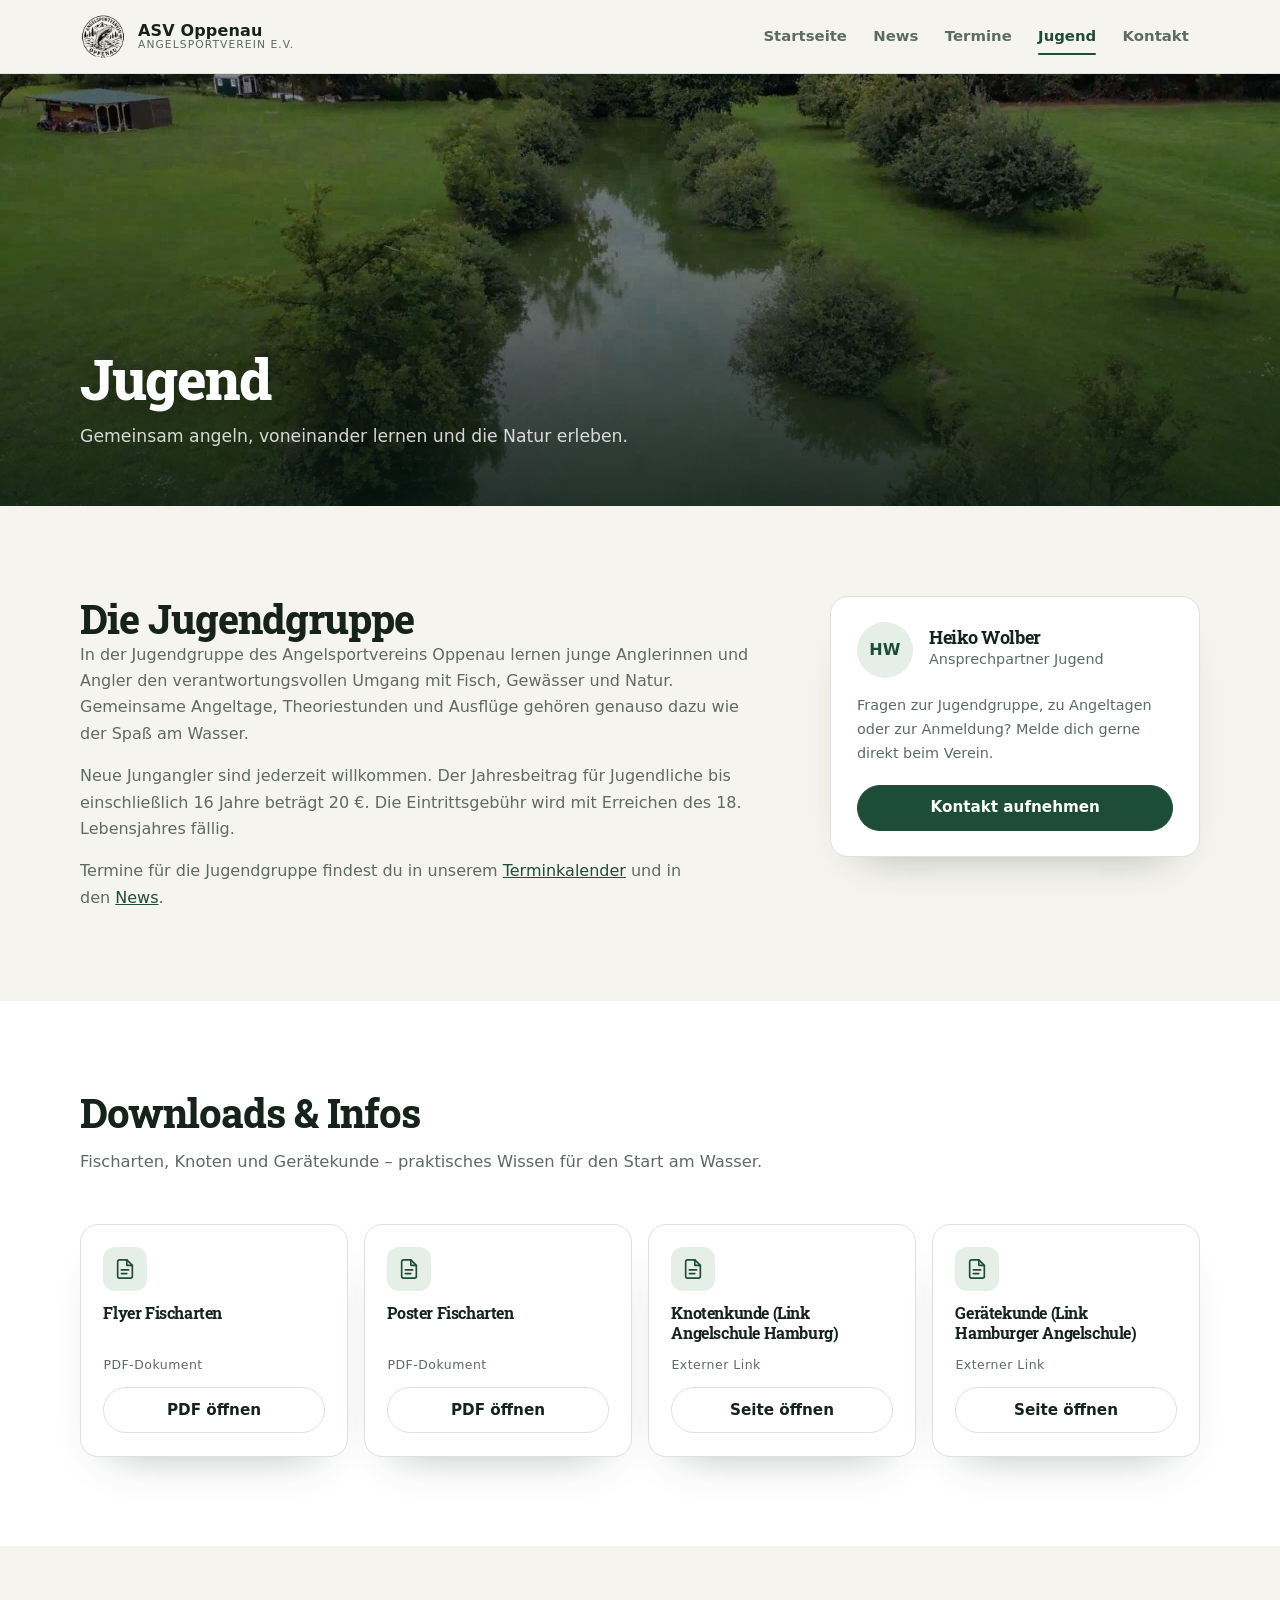
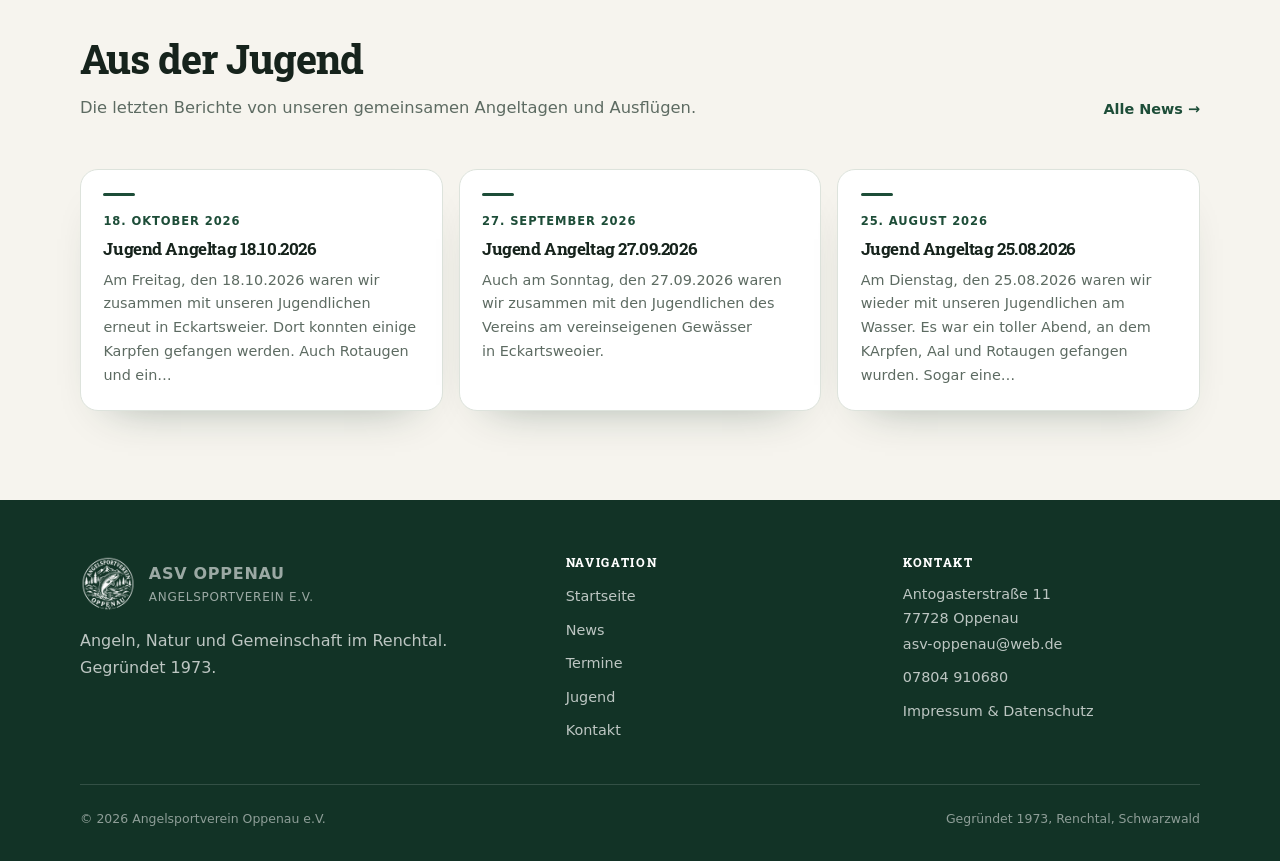
<file: youth.html>
<!DOCTYPE html>
<html lang="de">
<head>
    <meta charset="utf-8">
    <meta name="viewport" content="width=device-width, initial-scale=1, viewport-fit=cover">
    <title>Jugend – Angelsportverein Oppenau e.V.</title>
    <meta name="description" content="Die Jugendgruppe des Angelsportvereins Oppenau: Angeltage, Ausflüge und Infomaterial für junge Anglerinnen und Angler.">
    <meta name="theme-color" content="#f6f4ee">
    <meta property="og:image" content="img/og.png">
    <link rel="icon" href="favicon.ico" sizes="any">
    <link rel="icon" type="image/png" href="favicon-32.png">
    <link rel="apple-touch-icon" href="icons/apple-touch-icon.png">
    <link rel="manifest" href="manifest.webmanifest">
    <link rel="stylesheet" href="stylesheet.css">
</head>
<body>
    <a class="skip-link" href="#main">Zum Inhalt springen</a>

    <header class="site-header">
        <div class="container header-inner">
            <a class="brand" href="index.html" aria-label="Angelsportverein Oppenau – Startseite">
                <img src="img/logo.png" alt="">
                <span class="brand__text">
                    <strong>ASV Oppenau</strong>
                    <span>Angelsportverein e.V.</span>
                </span>
            </a>
            <button class="burger" type="button" aria-label="Menü öffnen" aria-expanded="false" aria-controls="hauptnavigation">
                <svg viewBox="0 0 24 24" fill="none" stroke="currentColor" stroke-width="2" stroke-linecap="round" aria-hidden="true">
                    <path d="M4 7h16M4 12h16M4 17h16"/>
                </svg>
            </button>
            <nav class="nav" id="hauptnavigation" aria-label="Hauptnavigation">
                <ul>
                    <li><a href="index.html">Startseite</a></li>
                    <li><a href="news.html">News</a></li>
                    <li><a href="dates.html">Termine</a></li>
                    <li><a href="youth.html" aria-current="page">Jugend</a></li>
                    <li><a href="kontakt.html">Kontakt</a></li>
                </ul>
            </nav>
        </div>
    </header>

    <main id="main">
        <section class="page-hero" aria-labelledby="seiten-titel">
            <img src="img/page-hero.jpg" alt="">
            <div class="container page-hero__inner">
                <h1 id="seiten-titel">Jugend</h1>
                <p>Gemeinsam angeln, voneinander lernen und die Natur erleben.</p>
            </div>
        </section>

        <section class="section" aria-labelledby="jugendgruppe">
            <div class="container intro-split">
                <div class="prose">
                    <h2 id="jugendgruppe">Die Jugendgruppe</h2>
                    <p>In der Jugendgruppe des Angelsportvereins Oppenau lernen junge Anglerinnen und Angler den verantwortungsvollen Umgang mit Fisch, Gewässer und Natur. Gemeinsame Angeltage, Theoriestunden und Ausflüge gehören genauso dazu wie der Spaß am Wasser.</p>
                    <p>Neue Jungangler sind jederzeit willkommen. Der Jahresbeitrag für Jugendliche bis einschließlich 16 Jahre beträgt 20 €. Die Eintrittsgebühr wird mit Erreichen des 18. Lebensjahres fällig.</p>
                    <p>Termine für die Jugendgruppe findest du in unserem <a href="dates.html">Terminkalender</a> und in den <a href="news.html">News</a>.</p>
                </div>
                <aside class="person-card" aria-labelledby="ansprechpartner">
                    <div class="person-card__top">
                        <div class="avatar" aria-hidden="true">HW</div>
                        <div>
                            <h3 id="ansprechpartner">Heiko Wolber</h3>
                            <p>Ansprechpartner Jugend</p>
                        </div>
                    </div>
                    <p>Fragen zur Jugendgruppe, zu Angeltagen oder zur Anmeldung? Melde dich gerne direkt beim Verein.</p>
                    <a class="btn" href="kontakt.html">Kontakt aufnehmen</a>
                </aside>
            </div>
        </section>

        <section class="section section--white" aria-labelledby="downloads">
            <div class="container">
                <div class="section-head">
                    <h2 id="downloads">Downloads &amp; Infos</h2>
                    <p>Fischarten, Knoten und Gerätekunde – praktisches Wissen für den Start am Wasser.</p>
                </div>
                <div class="resource-grid" id="resourceList"></div>
            </div>
        </section>

        <section class="section" aria-labelledby="jugend-news">
            <div class="container">
                <div class="section-head section-head--row">
                    <div>
                        <h2 id="jugend-news">Aus der Jugend</h2>
                        <p>Die letzten Berichte von unseren gemeinsamen Angeltagen und Ausflügen.</p>
                    </div>
                    <a class="text-link" href="news.html">Alle News →</a>
                </div>
                <div class="youth-news-grid" id="youthNews"></div>
            </div>
        </section>
    </main>

    <footer class="site-footer">
        <div class="container">
            <div class="footer-grid">
                <div>
                    <a class="footer-brand" href="index.html">
                        <img src="img/logo-white.png" alt="">
                        <span>
                            <strong>ASV Oppenau</strong>
                            <span>Angelsportverein e.V.</span>
                        </span>
                    </a>
                    <p>Angeln, Natur und Gemeinschaft im Renchtal. Gegründet 1973.</p>
                </div>
                <div class="footer-col">
                    <h3>Navigation</h3>
                    <ul>
                        <li><a href="index.html">Startseite</a></li>
                        <li><a href="news.html">News</a></li>
                        <li><a href="dates.html">Termine</a></li>
                        <li><a href="youth.html">Jugend</a></li>
                        <li><a href="kontakt.html">Kontakt</a></li>
                    </ul>
                </div>
                <div class="footer-col">
                    <h3>Kontakt</h3>
                    <p>Antogasterstraße 11<br>77728 Oppenau</p>
                    <ul>
                        <li><a href="mailto:asv-oppenau@web.de">asv-oppenau@web.de</a></li>
                        <li><a href="tel:+497804910680">07804 910680</a></li>
                        <li><a href="impressum.html">Impressum &amp; Datenschutz</a></li>
                    </ul>
                </div>
            </div>
            <div class="footer-bottom">
                <span>© <span id="jahr">2026</span> Angelsportverein Oppenau e.V.</span>
                <span>Gegründet 1973, Renchtal, Schwarzwald</span>
            </div>
        </div>
    </footer>

    <script>
        const burger = document.querySelector('.burger');
        const nav = document.querySelector('.nav');
        burger.addEventListener('click', () => {
            const open = nav.classList.toggle('is-open');
            burger.setAttribute('aria-expanded', String(open));
            burger.setAttribute('aria-label', open ? 'Menü schließen' : 'Menü öffnen');
        });
        document.getElementById('jahr').textContent = new Date().getFullYear();

        const monate = ['Jan', 'Feb', 'Mär', 'Apr', 'Mai', 'Jun', 'Jul', 'Aug', 'Sep', 'Okt', 'Nov', 'Dez'];
        const documentIcon = `
            <svg viewBox="0 0 24 24" fill="none" stroke="currentColor" stroke-width="1.8" stroke-linecap="round" stroke-linejoin="round" aria-hidden="true">
                <path d="M14 2H6a2 2 0 0 0-2 2v16a2 2 0 0 0 2 2h12a2 2 0 0 0 2-2V8z"/>
                <path d="M14 2v6h6M8 13h8M8 17h6"/>
            </svg>
        `;

        function parseDate(text) {
            const match = text.match(/(\d{1,2})\.(\d{1,2})\.(\d{4})/);
            if (!match) return null;
            const date = new Date(Number(match[3]), Number(match[2]) - 1, Number(match[1]));
            return Number.isNaN(date.getTime()) ? null : date;
        }

        function formatDate(date) {
            return date.toLocaleDateString('de-DE', { day: 'numeric', month: 'long', year: 'numeric' });
        }

        function escapeHtml(text) {
            return text.replace(/[&<>"']/g, (char) => ({
                '&': '&amp;', '<': '&lt;', '>': '&gt;', '"': '&quot;', "'": '&#039;'
            })[char]);
        }

        function stripHtml(html) {
            const div = document.createElement('div');
            div.innerHTML = html.replace(/<br\s*\/?>/gi, ' ');
            return (div.textContent || '').replace(/\s+/g, ' ').trim();
        }

        function truncate(text, max = 170) {
            if (text.length <= max) return text;
            const cut = text.slice(0, max);
            const lastSpace = cut.lastIndexOf(' ');
            return `${cut.slice(0, lastSpace > 80 ? lastSpace : max).trimEnd()}…`;
        }

        function renderResources(resources) {
            const container = document.getElementById('resourceList');

            if (!resources.length) {
                container.innerHTML = '<div class="empty-state">Aktuell sind keine Downloads verfügbar.</div>';
                return;
            }

            container.innerHTML = resources.map((item) => {
                const isPdf = /\.pdf($|\?)/i.test(item.link);
                const isExternal = /^https?:/i.test(item.link);
                const type = isPdf ? 'PDF-Dokument' : 'Externer Link';
                const label = isPdf ? 'PDF öffnen' : 'Seite öffnen';
                const target = isExternal ? ' target="_blank" rel="noopener"' : '';

                return `
                    <article class="resource-card">
                        <div class="resource-icon">${documentIcon}</div>
                        <h3>${escapeHtml(item.title)}</h3>
                        <span class="resource-type">${type}</span>
                        <a class="btn btn--outline" href="${item.link}"${target}>${label}</a>
                    </article>
                `;
            }).join('');
        }

        function renderYouthNews(news) {
            const container = document.getElementById('youthNews');
            const youthNews = news
                .filter((item) => /jugend|jungangler|kinderferien|ferienprogramm|theoriestunde|forellenzucht/i.test(`${item.title} ${item.content}`))
                .slice(0, 3);

            if (!youthNews.length) {
                container.innerHTML = '<div class="empty-state">Aktuell gibt es keine Neuigkeiten aus der Jugend.</div>';
                return;
            }

            container.innerHTML = youthNews.map((item) => {
                const date = parseDate(item.title);
                const text = truncate(stripHtml(item.content));

                return `
                    <article class="youth-news-card">
                        ${date ? `<time datetime="${date.toISOString().slice(0, 10)}">${formatDate(date)}</time>` : '<span class="resource-type">Vereinsleben</span>'}
                        <h3>${escapeHtml(item.title)}</h3>
                        <p>${escapeHtml(text)}</p>
                    </article>
                `;
            }).join('');
        }

        Promise.all([
            fetch('youth.json').then((response) => response.json()),
            fetch('news.json').then((response) => response.json())
        ])
            .then(([resources, news]) => {
                renderResources(resources);
                renderYouthNews(news);
            })
            .catch(() => {
                document.getElementById('resourceList').innerHTML = '<div class="empty-state">Die Downloads konnten nicht geladen werden.</div>';
                document.getElementById('youthNews').innerHTML = '<div class="empty-state">Die Neuigkeiten konnten nicht geladen werden.</div>';
            });

        if ('serviceWorker' in navigator) navigator.serviceWorker.register('sw.js');
    </script>
</body>
</html>
</file>
<file: stylesheet.css>
@import url("https://fonts.googleapis.com/css2?family=Roboto+Slab:wght@400..900&display=swap");

:root {
  --bg: #f6f4ee;
  --surface: #ffffff;
  --ink: #16231c;
  --muted: #5d6b62;
  --green: #1d4d38;
  --green-dark: #123326;
  --green-soft: #e6eee8;
  --line: #dde3dc;
  --radius: 18px;
  --shadow: 0 22px 45px -32px rgba(18, 51, 38, 0.45);
  --font: ui-sans-serif, system-ui, -apple-system, "Segoe UI", Roboto, "Helvetica Neue", Arial, sans-serif;
  --font-heading: "Roboto Slab", Georgia, "Times New Roman", serif;
  --header-h: 73px;
}

*,
*::before,
*::after {
  box-sizing: border-box;
  margin: 0;
  padding: 0;
}

html {
  scroll-behavior: smooth;
  -webkit-text-size-adjust: 100%;
}

body {
  background: var(--bg);
  color: var(--ink);
  font-family: var(--font);
  font-size: 16px;
  line-height: 1.65;
  -webkit-font-smoothing: antialiased;
}

img,
video {
  max-width: 100%;
  height: auto;
  display: block;
}

a {
  color: var(--green);
}

::selection {
  background: var(--green);
  color: #fff;
}

:focus-visible {
  outline: 3px solid var(--green);
  outline-offset: 2px;
}

[id] {
  scroll-margin-top: calc(var(--header-h) + 1rem);
}

h1,
h2,
h3,
h4 {
  font-family: var(--font-heading);
  line-height: 1.15;
  letter-spacing: -0.025em;
  text-wrap: balance;
}

h1 {
  font-size: clamp(2.4rem, 6vw, 4.2rem);
  font-weight: 800;
}

h2 {
  font-size: clamp(1.75rem, 3.4vw, 2.5rem);
  font-weight: 750;
}

h3 {
  font-size: 1.15rem;
  font-weight: 700;
}

p {
  text-wrap: pretty;
}

ul {
  list-style: none;
}

.container {
  width: min(1120px, 100% - 2.5rem);
  margin-inline: auto;
}

.narrow {
  width: min(820px, 100% - 2.5rem);
  margin-inline: auto;
}

.skip-link {
  position: absolute;
  left: -9999px;
  top: 0;
  z-index: 100;
  background: var(--green);
  color: #fff;
  padding: 0.8rem 1rem;
  border-radius: 0 0 10px 0;
  font-weight: 700;
  text-decoration: none;
}

.skip-link:focus {
  left: 0;
}

/* Header */
.site-header {
  position: sticky;
  top: 0;
  z-index: 50;
  background: rgba(246, 244, 238, 0.92);
  backdrop-filter: blur(14px);
  -webkit-backdrop-filter: blur(14px);
  border-bottom: 1px solid var(--line);
}

.header-inner {
  display: flex;
  align-items: center;
  justify-content: space-between;
  gap: 1.5rem;
  height: var(--header-h);
}

.brand {
  display: flex;
  align-items: center;
  gap: 0.75rem;
  color: var(--ink);
  text-decoration: none;
  flex: 0 0 auto;
}

.brand img {
  width: 46px;
  height: 46px;
  object-fit: contain;
}

.brand__text {
  display: flex;
  flex-direction: column;
  line-height: 1.1;
}

.brand__text strong {
  font-size: 1rem;
  letter-spacing: 0.01em;
}

.brand__text span {
  color: var(--muted);
  font-size: 0.67rem;
  letter-spacing: 0.1em;
  text-transform: uppercase;
}

.nav ul {
  display: flex;
  align-items: center;
  gap: 0.25rem;
}

.nav a {
  position: relative;
  display: inline-block;
  padding: 0.55rem 0.7rem;
  color: var(--muted);
  font-size: 0.93rem;
  font-weight: 650;
  text-decoration: none;
  transition: color 0.18s ease;
}

.nav a::after {
  content: "";
  position: absolute;
  left: 0.7rem;
  right: 0.7rem;
  bottom: 0.18rem;
  height: 2px;
  border-radius: 2px;
  background: var(--green);
  transform: scaleX(0);
  transform-origin: left;
  transition: transform 0.2s ease;
}

.nav a:hover {
  color: var(--ink);
}

.nav a:hover::after,
.nav a[aria-current="page"]::after {
  transform: scaleX(1);
}

.nav a[aria-current="page"] {
  color: var(--green);
}

.burger {
  display: none;
  align-items: center;
  justify-content: center;
  width: 44px;
  height: 44px;
  border: 1px solid var(--line);
  border-radius: 12px;
  background: var(--surface);
  color: var(--ink);
  cursor: pointer;
}

.burger svg {
  width: 22px;
  height: 22px;
}

/* Buttons */
.btn {
  display: inline-flex;
  align-items: center;
  justify-content: center;
  gap: 0.45rem;
  min-height: 46px;
  padding: 0.78rem 1.35rem;
  border: 1px solid var(--green);
  border-radius: 999px;
  background: var(--green);
  color: #fff;
  font: inherit;
  font-size: 0.95rem;
  font-weight: 700;
  line-height: 1;
  text-decoration: none;
  cursor: pointer;
  transition: background 0.18s ease, border-color 0.18s ease, transform 0.18s ease;
}

.btn:hover {
  background: var(--green-dark);
  border-color: var(--green-dark);
  transform: translateY(-1px);
}

.btn--ghost {
  background: rgba(255, 255, 255, 0.12);
  border-color: rgba(255, 255, 255, 0.55);
  color: #fff;
  backdrop-filter: blur(6px);
  -webkit-backdrop-filter: blur(6px);
}

.btn--ghost:hover {
  background: rgba(255, 255, 255, 0.22);
  border-color: #fff;
}

.btn--light {
  background: #fff;
  border-color: #fff;
  color: var(--green);
}

.btn--light:hover {
  background: var(--green-soft);
  border-color: var(--green-soft);
  color: var(--green-dark);
}

.btn--outline {
  background: transparent;
  border-color: var(--line);
  color: var(--ink);
}

.btn--outline:hover {
  background: var(--green-soft);
  border-color: var(--green-soft);
  color: var(--green-dark);
}

.text-link {
  display: inline-flex;
  align-items: center;
  gap: 0.35rem;
  color: var(--green);
  font-size: 0.9rem;
  font-weight: 700;
  text-decoration: none;
}

.text-link:hover {
  text-decoration: underline;
}

/* Hero */
.hero,
.page-hero {
  position: relative;
  overflow: hidden;
  color: #fff;
  background: var(--green-dark) url("img/hero-poster.jpg") center / cover no-repeat;
}

.hero {
  min-height: calc(100svh - var(--header-h));
  display: grid;
  place-items: center;
}

.page-hero {
  min-height: min(520px, 48vh);
  display: flex;
  align-items: flex-end;
}

.hero video,
.page-hero video,
.page-hero img {
  position: absolute;
  inset: 0;
  width: 100%;
  height: 100%;
  object-fit: cover;
}

.hero::after,
.page-hero::after {
  content: "";
  position: absolute;
  inset: 0;
  background: linear-gradient(180deg, rgba(8, 24, 17, 0.18) 0%, rgba(8, 24, 17, 0.34) 42%, rgba(8, 24, 17, 0.76) 100%);
}

.hero__inner {
  position: relative;
  z-index: 1;
  padding: clamp(4rem, 10vw, 7rem) 0;
  text-align: center;
}

.hero__logo {
  width: clamp(150px, 20vw, 225px);
  margin: 0 auto clamp(1.25rem, 3vw, 2rem);
  filter: drop-shadow(0 16px 32px rgba(0, 0, 0, 0.32));
}

.hero h1 {
  max-width: 16ch;
  margin-inline: auto;
  font-size: clamp(2.35rem, 6vw, 4.35rem);
  text-shadow: 0 3px 24px rgba(0, 0, 0, 0.35);
}

.hero__lead {
  max-width: 42rem;
  margin: 1rem auto 0;
  color: rgba(255, 255, 255, 0.84);
  font-size: clamp(1rem, 1.5vw, 1.12rem);
}

.hero__actions {
  display: flex;
  flex-wrap: wrap;
  justify-content: center;
  gap: 0.7rem;
  margin-top: 2rem;
}

.page-hero__inner {
  position: relative;
  z-index: 1;
  padding: clamp(3rem, 7vw, 4.5rem) 0 clamp(2.5rem, 5vw, 3.5rem);
}

.page-hero h1 {
  font-size: clamp(2.2rem, 5vw, 3.5rem);
  text-shadow: 0 3px 22px rgba(0, 0, 0, 0.32);
}

.page-hero p {
  max-width: 42rem;
  margin-top: 0.7rem;
  color: rgba(255, 255, 255, 0.82);
  font-size: clamp(0.98rem, 1.4vw, 1.08rem);
}

/* Sections */
.section {
  padding: clamp(3.5rem, 7vw, 6rem) 0;
}

.section--white {
  background: var(--surface);
}

.section--tight {
  padding-top: clamp(2.5rem, 5vw, 4rem);
}

.section-head {
  max-width: 760px;
  margin-bottom: clamp(2rem, 4vw, 3rem);
}

.section-head p {
  margin-top: 0.8rem;
  color: var(--muted);
  font-size: 1.02rem;
}

.section-head--row {
  display: flex;
  align-items: flex-end;
  justify-content: space-between;
  gap: 2rem;
  max-width: none;
}

.section-head--row > div {
  max-width: 700px;
}

/* Home: about */
.split {
  display: grid;
  grid-template-columns: minmax(0, 1.35fr) minmax(290px, 0.65fr);
  gap: clamp(2rem, 5vw, 4rem);
  align-items: start;
}

.prose p {
  color: var(--muted);
  margin-bottom: 1rem;
}

.prose p:last-child {
  margin-bottom: 0;
}

.prose h3 {
  margin: 1.75rem 0 0.6rem;
}

.prose strong {
  color: var(--ink);
}

.board-card {
  background: var(--surface);
  border: 1px solid var(--line);
  border-radius: var(--radius);
  padding: 1.6rem;
  box-shadow: var(--shadow);
}

.board-card h3 {
  margin-bottom: 1rem;
  font-size: 1.05rem;
}

.board-list {
  display: grid;
  gap: 0.55rem;
}

.board-list li {
  display: flex;
  justify-content: space-between;
  gap: 1rem;
  padding-bottom: 0.55rem;
  border-bottom: 1px solid var(--line);
  font-size: 0.9rem;
}

.board-list li:last-child {
  padding-bottom: 0;
  border-bottom: 0;
}

.board-list span:first-child {
  color: var(--muted);
}

.board-list span:last-child {
  font-weight: 650;
  text-align: right;
}

/* Home: fees */
.fee-grid {
  display: grid;
  grid-template-columns: repeat(4, minmax(0, 1fr));
  gap: 1rem;
}

.fee-card {
  display: flex;
  flex-direction: column;
  gap: 0.35rem;
  padding: 1.45rem;
  background: var(--surface);
  border: 1px solid var(--line);
  border-radius: var(--radius);
  box-shadow: var(--shadow);
}

.fee-card span {
  color: var(--muted);
  font-size: 0.88rem;
}

.fee-card strong {
  font-size: clamp(1.7rem, 3vw, 2.05rem);
  font-weight: 800;
  letter-spacing: -0.03em;
}

.fee-card small {
  color: var(--muted);
  font-size: 0.78rem;
}

.fee-note {
  margin-top: 1.1rem;
  color: var(--muted);
  font-size: 0.88rem;
}

.fee-actions {
  display: flex;
  flex-wrap: wrap;
  align-items: center;
  gap: 1rem;
  margin-top: 1.5rem;
}

/* Home: areas */
.area-grid {
  display: grid;
  grid-template-columns: repeat(2, minmax(0, 1fr));
  gap: 1.5rem;
}

.area-card {
  display: flex;
  flex-direction: column;
  overflow: hidden;
  background: var(--surface);
  border: 1px solid var(--line);
  border-radius: var(--radius);
  box-shadow: var(--shadow);
}

.area-card img {
  width: 100%;
  aspect-ratio: 16 / 10;
  object-fit: cover;
}

.area-card__body {
  display: flex;
  flex: 1;
  flex-direction: column;
  padding: 1.6rem;
}

.area-card h3 {
  margin-bottom: 0.55rem;
  font-size: 1.4rem;
}

.area-card p {
  color: var(--muted);
  font-size: 0.95rem;
}

.area-facts {
  display: grid;
  grid-template-columns: repeat(3, minmax(0, 1fr));
  gap: 0.75rem;
  margin-top: auto;
  padding-top: 1.25rem;
  border-top: 1px solid var(--line);
}

.area-facts strong {
  display: block;
  font-size: 1.1rem;
  letter-spacing: -0.02em;
}

.area-facts span {
  color: var(--muted);
  font-size: 0.76rem;
}

.area-card p + .area-facts {
  margin-top: 1.25rem;
}

/* CTA band */
.cta-band {
  display: flex;
  flex-wrap: wrap;
  align-items: center;
  justify-content: space-between;
  gap: 2rem;
  padding: clamp(2rem, 5vw, 3.5rem);
  background: var(--green);
  border-radius: calc(var(--radius) + 8px);
  color: #fff;
}

.cta-band h2 {
  font-size: clamp(1.6rem, 3vw, 2.25rem);
}

.cta-band p {
  max-width: 42rem;
  margin-top: 0.55rem;
  color: rgba(255, 255, 255, 0.76);
}

/* News */
.news-layout {
  display: grid;
  grid-template-columns: minmax(0, 1fr) 320px;
  gap: clamp(1.5rem, 4vw, 3rem);
  align-items: start;
}

.news-feed {
  display: grid;
  gap: 1.5rem;
}

.news-card {
  overflow: hidden;
  background: var(--surface);
  border: 1px solid var(--line);
  border-radius: var(--radius);
  box-shadow: var(--shadow);
}

.news-card__media {
  background: #e8ece7;
}

.news-card__body {
  padding: clamp(1.25rem, 3vw, 2rem);
}

.news-meta {
  display: flex;
  flex-wrap: wrap;
  align-items: center;
  gap: 0.6rem;
  margin-bottom: 0.55rem;
  color: var(--green);
  font-size: 0.76rem;
  font-weight: 750;
  letter-spacing: 0.09em;
  text-transform: uppercase;
}

.news-card h2 {
  margin-bottom: 0.6rem;
  font-size: clamp(1.3rem, 2.6vw, 1.65rem);
  line-height: 1.25;
}

.news-card__text {
  color: var(--muted);
  font-size: 0.97rem;
}

.news-card__text p {
  margin-bottom: 0.75rem;
}

.news-card__text p:last-child {
  margin-bottom: 0;
}

.news-card__text a {
  color: var(--green);
  font-weight: 600;
}

/* Slider */
.slider {
  position: relative;
}

.slider__track {
  position: relative;
}

.slider__slide {
  display: none;
}

.slider__slide.is-active {
  display: block;
}

/* Bildrahmen für News: gleiche Höhe für alle Bilder, Hoch- und Querformat ungeschnitten */
.media-frame {
  position: relative;
  overflow: hidden;
  aspect-ratio: 4 / 3;
  max-height: 70vh;
  width: 100%;
  background: #1f2a24;
}

.media-frame__bg {
  position: absolute;
  inset: -8%;
  width: 116%;
  max-width: none;
  height: 116%;
  object-fit: cover;
  filter: blur(22px) brightness(0.75);
  pointer-events: none;
}

.media-frame__img {
  position: relative;
  width: 100%;
  height: 100%;
  object-fit: contain;
}

.slider__btn {
  position: absolute;
  top: 50%;
  display: grid;
  place-items: center;
  width: 40px;
  height: 40px;
  border: 0;
  border-radius: 50%;
  background: rgba(255, 255, 255, 0.92);
  color: var(--ink);
  font-size: 1.35rem;
  line-height: 1;
  cursor: pointer;
  box-shadow: 0 5px 16px rgba(0, 0, 0, 0.2);
  transform: translateY(-50%);
  transition: background 0.18s ease;
}

.slider__btn:hover {
  background: #fff;
}

.slider__btn--prev {
  left: 0.9rem;
}

.slider__btn--next {
  right: 0.9rem;
}

.slider__dots {
  position: absolute;
  right: 0;
  bottom: 0.85rem;
  left: 0;
  display: flex;
  justify-content: center;
  gap: 0.35rem;
}

.slider__dot {
  width: 8px;
  height: 8px;
  padding: 0;
  border: 0;
  border-radius: 50%;
  background: rgba(255, 255, 255, 0.55);
  cursor: pointer;
  transition: transform 0.18s ease, background 0.18s ease;
}

.slider__dot.is-active {
  background: #fff;
  transform: scale(1.3);
}

/* Sidebar */
.sidebar {
  position: sticky;
  top: calc(var(--header-h) + 1.25rem);
  display: grid;
  gap: 1.25rem;
}

.sidebar-card {
  padding: 1.4rem;
  background: var(--surface);
  border: 1px solid var(--line);
  border-radius: var(--radius);
  box-shadow: var(--shadow);
}

.sidebar-card h3 {
  margin-bottom: 0.9rem;
  font-size: 1.05rem;
}

.mini-event {
  display: grid;
  grid-template-columns: 48px minmax(0, 1fr);
  gap: 0.8rem;
  padding: 0.7rem 0;
  border-bottom: 1px solid var(--line);
}

.mini-event:last-of-type {
  border-bottom: 0;
}

.mini-date {
  padding: 0.35rem 0.2rem;
  border-radius: 12px;
  background: var(--green-soft);
  color: var(--green);
  text-align: center;
}

.mini-date strong {
  display: block;
  font-size: 1.05rem;
  line-height: 1;
}

.mini-date span {
  display: block;
  margin-top: 0.2rem;
  font-size: 0.62rem;
  font-weight: 700;
  letter-spacing: 0.06em;
  text-transform: uppercase;
}

.mini-event h4 {
  font-size: 0.9rem;
  line-height: 1.3;
}

.mini-event p {
  margin-top: 0.15rem;
  color: var(--muted);
  font-size: 0.78rem;
}

.sidebar-link {
  display: inline-block;
  margin-top: 1rem;
  color: var(--green);
  font-size: 0.88rem;
  font-weight: 700;
  text-decoration: none;
}

.sidebar-link:hover {
  text-decoration: underline;
}

.sidebar-cta {
  background: var(--green);
  border-color: var(--green);
  color: #fff;
}

.sidebar-cta h3 {
  color: #fff;
}

.sidebar-cta p {
  margin-bottom: 1rem;
  color: rgba(255, 255, 255, 0.76);
  font-size: 0.9rem;
}

.empty-state {
  padding: 2rem;
  border: 1px dashed var(--line);
  border-radius: var(--radius);
  color: var(--muted);
  text-align: center;
}

/* Termine */
.agenda {
  display: grid;
  gap: 2.5rem;
  max-width: 920px;
  margin-inline: auto;
}

.year-group h2 {
  margin-bottom: 1rem;
  padding-bottom: 0.6rem;
  border-bottom: 1px solid var(--line);
  color: var(--muted);
  font-size: 0.82rem;
  font-weight: 800;
  letter-spacing: 0.16em;
  text-transform: uppercase;
}

.events {
  display: grid;
  gap: 1rem;
}

.event {
  display: grid;
  grid-template-columns: 86px minmax(0, 1fr);
  gap: 1.25rem;
  padding: 1.3rem;
  background: var(--surface);
  border: 1px solid var(--line);
  border-radius: var(--radius);
  box-shadow: var(--shadow);
}

.event--next {
  border-color: var(--green);
  box-shadow: 0 0 0 1px var(--green), var(--shadow);
}

.event-date {
  align-self: start;
  padding: 0.7rem 0.4rem;
  border-radius: 14px;
  background: var(--green-soft);
  color: var(--green);
  text-align: center;
}

.event-date strong {
  display: block;
  font-size: 1.65rem;
  line-height: 1;
  letter-spacing: -0.03em;
}

.event-date span {
  display: block;
  margin-top: 0.25rem;
  font-size: 0.7rem;
  font-weight: 700;
  letter-spacing: 0.08em;
  text-transform: uppercase;
}

.event-badge {
  display: inline-block;
  margin-bottom: 0.45rem;
  padding: 0.28rem 0.55rem;
  border-radius: 999px;
  background: var(--green);
  color: #fff;
  font-size: 0.65rem;
  font-weight: 800;
  letter-spacing: 0.08em;
  text-transform: uppercase;
}

.event-body h3 {
  font-size: 1.15rem;
  line-height: 1.3;
}

.event-body p {
  margin-top: 0.35rem;
  color: var(--muted);
  font-size: 0.94rem;
}

.event-body a {
  color: var(--green);
  font-weight: 600;
}

/* Jugend */
.intro-split {
  display: grid;
  grid-template-columns: minmax(0, 1.3fr) minmax(290px, 0.7fr);
  gap: clamp(2rem, 5vw, 4rem);
  align-items: start;
}

.person-card {
  padding: 1.6rem;
  background: var(--surface);
  border: 1px solid var(--line);
  border-radius: var(--radius);
  box-shadow: var(--shadow);
}

.person-card__top {
  display: flex;
  align-items: center;
  gap: 1rem;
  margin-bottom: 1rem;
}

.avatar {
  display: grid;
  place-items: center;
  width: 56px;
  height: 56px;
  border-radius: 50%;
  background: var(--green-soft);
  color: var(--green);
  font-size: 1rem;
  font-weight: 800;
  letter-spacing: 0.02em;
}

.person-card h3 {
  font-size: 1.1rem;
}

.person-card p {
  color: var(--muted);
  font-size: 0.9rem;
}

.person-card .btn {
  width: 100%;
  margin-top: 1.2rem;
}

.resource-grid {
  display: grid;
  grid-template-columns: repeat(4, minmax(0, 1fr));
  gap: 1rem;
}

.resource-card {
  display: flex;
  flex-direction: column;
  gap: 0.7rem;
  padding: 1.4rem;
  background: var(--surface);
  border: 1px solid var(--line);
  border-radius: var(--radius);
  box-shadow: var(--shadow);
}

.resource-icon {
  display: grid;
  place-items: center;
  width: 44px;
  height: 44px;
  border-radius: 12px;
  background: var(--green-soft);
  color: var(--green);
}

.resource-icon svg {
  width: 22px;
  height: 22px;
}

.resource-card h3 {
  font-size: 1rem;
  line-height: 1.3;
}

.resource-type {
  margin-top: auto;
  color: var(--muted);
  font-size: 0.78rem;
  letter-spacing: 0.04em;
}

.youth-news-grid {
  display: grid;
  grid-template-columns: repeat(3, minmax(0, 1fr));
  gap: 1rem;
}

.youth-news-card {
  display: flex;
  flex-direction: column;
  padding: 1.4rem;
  background: var(--surface);
  border: 1px solid var(--line);
  border-radius: var(--radius);
  box-shadow: var(--shadow);
}

.youth-news-card::before {
  content: "";
  display: block;
  width: 32px;
  height: 3px;
  margin-bottom: 1rem;
  border-radius: 2px;
  background: var(--green);
}

.youth-news-card time {
  color: var(--green);
  font-size: 0.72rem;
  font-weight: 750;
  letter-spacing: 0.08em;
  text-transform: uppercase;
}

.youth-news-card h3 {
  margin: 0.45rem 0 0.55rem;
  font-size: 1.05rem;
  line-height: 1.3;
}

.youth-news-card p {
  color: var(--muted);
  font-size: 0.9rem;
}

/* Kontakt */
.contact-layout {
  display: grid;
  grid-template-columns: minmax(0, 1.15fr) minmax(300px, 0.85fr);
  gap: clamp(2rem, 5vw, 4rem);
  align-items: start;
}

.form-card {
  padding: clamp(1.5rem, 4vw, 2.5rem);
  background: var(--surface);
  border: 1px solid var(--line);
  border-radius: var(--radius);
  box-shadow: var(--shadow);
}

.field {
  display: grid;
  gap: 0.4rem;
  margin-bottom: 1rem;
}

.field label {
  font-size: 0.85rem;
  font-weight: 700;
}

.field input,
.field textarea {
  width: 100%;
  padding: 0.8rem 1rem;
  border: 1px solid var(--line);
  border-radius: 12px;
  background: var(--bg);
  color: var(--ink);
  font: inherit;
}

.field textarea {
  min-height: 150px;
  resize: vertical;
}

.field input:focus,
.field textarea:focus {
  border-color: transparent;
  outline: 2px solid var(--green);
  outline-offset: 1px;
}

.form-note {
  margin-top: 0.8rem;
  color: var(--muted);
  font-size: 0.78rem;
}

.form-status {
  margin-top: 1rem;
  font-size: 0.9rem;
  font-weight: 650;
}

.form-status.is-success {
  color: var(--green);
}

.form-status.is-error {
  color: #a33124;
}

.contact-info {
  display: grid;
  gap: 1rem;
}

.info-card {
  padding: 1.4rem;
  background: var(--surface);
  border: 1px solid var(--line);
  border-radius: var(--radius);
  box-shadow: var(--shadow);
}

.info-card h3 {
  margin-bottom: 0.55rem;
  color: var(--muted);
  font-size: 0.75rem;
  font-weight: 800;
  letter-spacing: 0.12em;
  text-transform: uppercase;
}

.info-card p {
  font-size: 0.95rem;
}

.info-card a {
  color: var(--green);
  font-weight: 600;
  text-decoration: none;
}

.info-card a:hover {
  text-decoration: underline;
}

/* Impressum */
.legal-card {
  padding: clamp(1.5rem, 4vw, 2.5rem);
  background: var(--surface);
  border: 1px solid var(--line);
  border-radius: var(--radius);
  box-shadow: var(--shadow);
}

.legal-card > p {
  margin-bottom: 1rem;
  color: var(--muted);
}

.legal-card strong {
  color: var(--ink);
}

.legal-card details {
  margin-top: 1.5rem;
  padding-top: 1.5rem;
  border-top: 1px solid var(--line);
}

.legal-card summary {
  color: var(--ink);
  font-weight: 700;
  cursor: pointer;
}

.legal-card details p {
  margin-top: 1rem;
  color: var(--muted);
  font-size: 0.92rem;
}

.legal-card details p:first-of-type {
  margin-top: 1.1rem;
}

/* Footer */
.site-footer {
  padding: 3.5rem 0 2rem;
  background: var(--green-dark);
  color: rgba(255, 255, 255, 0.72);
}

.footer-grid {
  display: grid;
  grid-template-columns: 1.5fr 1fr 1fr;
  gap: 2.5rem;
}

.footer-brand {
  display: flex;
  align-items: center;
  gap: 0.8rem;
  margin-bottom: 1rem;
  color: #fff;
  text-decoration: none;
}

.footer-brand img {
  width: 56px;
  height: 56px;
}

.footer-brand strong {
  display: block;
  font-size: 1rem;
}

.footer-brand span {
  color: rgba(255, 255, 255, 0.58);
  font-size: 0.75rem;
  letter-spacing: 0.06em;
  text-transform: uppercase;
}

.footer-col h3 {
  margin-bottom: 0.8rem;
  color: #fff;
  font-size: 0.75rem;
  font-weight: 800;
  letter-spacing: 0.14em;
  text-transform: uppercase;
}

.footer-col ul {
  display: grid;
  gap: 0.45rem;
}

.footer-col a {
  color: inherit;
  font-size: 0.9rem;
  text-decoration: none;
}

.footer-col a:hover {
  color: #fff;
  text-decoration: underline;
}

.footer-col p {
  font-size: 0.9rem;
}

.footer-bottom {
  display: flex;
  flex-wrap: wrap;
  justify-content: space-between;
  gap: 1rem;
  margin-top: 2.5rem;
  padding-top: 1.5rem;
  border-top: 1px solid rgba(255, 255, 255, 0.14);
  color: rgba(255, 255, 255, 0.52);
  font-size: 0.78rem;
}

/* Responsive */
@media (max-width: 1024px) {
  .fee-grid,
  .resource-grid {
    grid-template-columns: repeat(2, minmax(0, 1fr));
  }

  .news-layout {
    grid-template-columns: minmax(0, 1fr) 280px;
  }
}

@media (max-width: 900px) {
  .news-layout {
    grid-template-columns: 1fr;
  }

  .sidebar {
    position: static;
    grid-template-columns: repeat(2, minmax(0, 1fr));
  }

  .youth-news-grid {
    grid-template-columns: repeat(2, minmax(0, 1fr));
  }

  .split,
  .intro-split,
  .contact-layout {
    grid-template-columns: 1fr;
  }

  .footer-grid {
    grid-template-columns: 1fr 1fr;
  }
}

@media (max-width: 760px) {
  :root {
    --header-h: 66px;
  }

  .container,
  .narrow {
    width: min(100% - 1.75rem, 1120px);
  }

  .brand img {
    width: 40px;
    height: 40px;
  }

  .brand__text span {
    display: none;
  }

  .burger {
    display: inline-flex;
  }

  .nav {
    position: absolute;
    top: var(--header-h);
    right: 0;
    left: 0;
    display: none;
    background: var(--bg);
    border-bottom: 1px solid var(--line);
    box-shadow: 0 18px 30px -24px rgba(0, 0, 0, 0.35);
  }

  .nav.is-open {
    display: block;
  }

  .nav ul {
    flex-direction: column;
    align-items: stretch;
    gap: 0;
    padding: 0.8rem 0.9rem 1.1rem;
  }

  .nav a {
    display: block;
    padding: 0.75rem 0.5rem;
    font-size: 1rem;
  }

  .nav a::after {
    right: auto;
    bottom: 0.45rem;
    left: 0.5rem;
    width: 28px;
  }

  .hero {
    min-height: 620px;
  }

  .hero__logo {
    width: clamp(130px, 36vw, 180px);
  }

  .page-hero {
    min-height: 360px;
  }

  .area-grid,
  .youth-news-grid {
    grid-template-columns: 1fr;
  }

  .section-head--row {
    flex-direction: column;
    align-items: flex-start;
    gap: 1rem;
  }

  .footer-grid {
    grid-template-columns: 1fr;
    gap: 2rem;
  }
}

@media (max-width: 560px) {
  .hero {
    min-height: 580px;
  }

  .hero h1 {
    font-size: 2.25rem;
  }

  .fee-grid {
    grid-template-columns: 1fr 1fr;
    gap: 0.75rem;
  }

  .fee-card {
    padding: 1.15rem;
  }

  .sidebar {
    grid-template-columns: 1fr;
  }

  .event {
    grid-template-columns: 64px minmax(0, 1fr);
    gap: 0.9rem;
    padding: 1rem;
  }

  .event-date strong {
    font-size: 1.35rem;
  }

  .area-facts {
    gap: 0.5rem;
  }

  .cta-band {
    align-items: flex-start;
  }

  .cta-band .btn {
    width: 100%;
  }

  .footer-bottom {
    flex-direction: column;
  }
}

@media (prefers-reduced-motion: reduce) {
  html {
    scroll-behavior: auto;
  }

  *,
  *::before,
  *::after {
    animation-duration: 0.01ms !important;
    animation-iteration-count: 1 !important;
    transition-duration: 0.01ms !important;
  }

  .hero video,
  .page-hero video {
    display: none;
  }
}
</file>
<file: admin/admin.css>
/* Admin-Prototyp – baut auf den Variablen und Bausteinen aus ../stylesheet.css auf */

.admin {
  display: grid;
  grid-template-columns: 250px minmax(0, 1fr);
  min-height: 100vh;
  min-height: 100dvh;
}

.admin [hidden] {
  display: none !important;
}

/* Seitenleiste */
.admin-side {
  position: sticky;
  top: 0;
  display: flex;
  flex-direction: column;
  gap: 1.5rem;
  height: 100vh;
  height: 100dvh;
  padding: 1.4rem 1rem;
  background: var(--green-dark);
  color: rgba(255, 255, 255, 0.72);
}

.admin-brand {
  display: flex;
  align-items: center;
  gap: 0.7rem;
  padding: 0 0.4rem;
  color: #fff;
  text-decoration: none;
}

.admin-brand img {
  width: 44px;
  height: 44px;
  object-fit: contain;
}

.admin-brand strong {
  display: block;
  font-size: 0.98rem;
  line-height: 1.2;
}

.admin-brand span span {
  color: rgba(255, 255, 255, 0.58);
  font-size: 0.68rem;
  letter-spacing: 0.1em;
  text-transform: uppercase;
}

.admin-nav {
  display: grid;
  gap: 0.2rem;
}

.admin-nav a {
  display: flex;
  align-items: center;
  justify-content: space-between;
  gap: 0.6rem;
  padding: 0.65rem 0.8rem;
  border-radius: 12px;
  color: inherit;
  font-size: 0.93rem;
  font-weight: 650;
  text-decoration: none;
  white-space: nowrap;
}

.admin-nav a:hover {
  background: rgba(255, 255, 255, 0.08);
  color: #fff;
}

.admin-nav a[aria-current="page"] {
  background: rgba(255, 255, 255, 0.14);
  color: #fff;
}

.admin-nav .count {
  min-width: 1.6rem;
  padding: 0.1rem 0.45rem;
  border-radius: 999px;
  background: rgba(255, 255, 255, 0.12);
  font-size: 0.72rem;
  font-variant-numeric: tabular-nums;
  text-align: center;
}

.admin-nav .count.is-dirty {
  background: #f2c65a;
  color: #3b2c05;
}

.admin-nav .count:empty {
  display: none;
}

.admin-back {
  margin-top: auto;
  padding: 0.5rem 0.8rem;
  color: rgba(255, 255, 255, 0.62);
  font-size: 0.85rem;
  text-decoration: none;
}

.admin-back:hover {
  color: #fff;
}

.admin :focus-visible {
  outline-color: #f2c65a;
}

.admin-main :focus-visible,
.editor :focus-visible {
  outline-color: var(--green);
}

/* Hauptbereich */
.admin-main {
  min-width: 0;
  padding: 0 clamp(1rem, 3vw, 2.5rem) 4rem;
}

.admin-top {
  position: sticky;
  top: 0;
  z-index: 20;
  display: flex;
  flex-wrap: wrap;
  align-items: center;
  justify-content: space-between;
  gap: 0.75rem 1.5rem;
  margin-inline: calc(-1 * clamp(1rem, 3vw, 2.5rem));
  padding: 1rem clamp(1rem, 3vw, 2.5rem);
  background: rgba(246, 244, 238, 0.94);
  backdrop-filter: blur(14px);
  -webkit-backdrop-filter: blur(14px);
  border-bottom: 1px solid var(--line);
}

.admin-top__title,
.admin-top__actions {
  display: flex;
  flex-wrap: wrap;
  align-items: center;
  gap: 0.75rem;
}

.admin-top h1 {
  font-size: 1.5rem;
  font-weight: 800;
}

.draft-status {
  color: var(--muted);
  font-size: 0.85rem;
  font-weight: 650;
}

.draft-status.is-dirty {
  color: #8a5a00;
}

.proto-note,
.stale-note {
  max-width: 980px;
  margin-top: 1.25rem;
  padding: 0.8rem 1rem;
  border-radius: 12px;
  font-size: 0.88rem;
}

.proto-note {
  background: var(--green-soft);
  color: var(--green-dark);
}

.stale-note {
  background: #fbefd2;
  color: #5c4204;
}

.proto-note code {
  font-size: 0.82rem;
}

.admin-view {
  max-width: 980px;
  margin-top: 1.5rem;
}

/* Kleinteile */
.btn--sm {
  min-height: 38px;
  padding: 0.55rem 1rem;
  font-size: 0.86rem;
}

.btn[disabled] {
  opacity: 0.45;
  cursor: not-allowed;
  transform: none;
}

.link-btn {
  padding: 0;
  border: 0;
  background: none;
  color: inherit;
  font: inherit;
  font-weight: 700;
  text-decoration: underline;
  cursor: pointer;
}

.icon-btn {
  display: inline-grid;
  place-items: center;
  width: 36px;
  height: 36px;
  border: 1px solid var(--line);
  border-radius: 10px;
  background: var(--surface);
  color: var(--ink);
  font: inherit;
  font-size: 0.95rem;
  line-height: 1;
  cursor: pointer;
}

.icon-btn:hover:not([disabled]) {
  background: var(--green-soft);
  border-color: var(--green-soft);
}

.icon-btn[disabled] {
  opacity: 0.35;
  cursor: not-allowed;
}

.icon-btn--danger:hover:not([disabled]) {
  background: #f9e3df;
  border-color: #f9e3df;
  color: #a33124;
}

.pill {
  display: inline-block;
  padding: 0.2rem 0.55rem;
  border-radius: 999px;
  background: var(--green-soft);
  color: var(--green);
  font-size: 0.66rem;
  font-weight: 800;
  letter-spacing: 0.08em;
  line-height: 1.4;
  text-transform: uppercase;
  white-space: nowrap;
}

.pill--proto,
.pill--changed {
  background: #fbefd2;
  color: #7a5200;
}

.pill--new {
  background: var(--green);
  color: #fff;
}

.pill--muted {
  background: #ecebe6;
  color: var(--muted);
}

/* Übersicht */
.stat-grid {
  display: grid;
  grid-template-columns: repeat(3, minmax(0, 1fr));
  gap: 1rem;
}

.stat-card {
  display: flex;
  flex-direction: column;
  gap: 0.3rem;
  padding: 1.3rem;
  background: var(--surface);
  border: 1px solid var(--line);
  border-radius: var(--radius);
  box-shadow: var(--shadow);
  color: var(--ink);
  text-decoration: none;
}

.stat-card:hover {
  border-color: var(--green);
}

.stat-card > span {
  color: var(--muted);
  font-size: 0.86rem;
}

.stat-card strong {
  font-size: 2rem;
  font-weight: 800;
  letter-spacing: -0.03em;
  line-height: 1.1;
}

.stat-card small {
  color: var(--muted);
  font-size: 0.8rem;
}

.panel {
  margin-top: 1.5rem;
  padding: 1.4rem;
  background: var(--surface);
  border: 1px solid var(--line);
  border-radius: var(--radius);
  box-shadow: var(--shadow);
}

.panel h2 {
  font-size: 1.15rem;
}

.panel > p {
  margin-top: 0.4rem;
  color: var(--muted);
  font-size: 0.9rem;
}

.export-list {
  display: grid;
  margin-top: 1rem;
}

.export-row {
  display: flex;
  flex-wrap: wrap;
  align-items: center;
  justify-content: space-between;
  gap: 0.6rem 1rem;
  padding: 0.9rem 0;
  border-top: 1px solid var(--line);
}

.export-row code {
  font-size: 0.92rem;
  font-weight: 700;
}

.export-row p {
  color: var(--muted);
  font-size: 0.84rem;
}

.export-row p.is-dirty {
  color: #8a5a00;
}

.export-row__actions {
  display: flex;
  flex-wrap: wrap;
  gap: 0.5rem;
}

/* Listen */
.toolbar {
  display: flex;
  flex-wrap: wrap;
  align-items: center;
  justify-content: space-between;
  gap: 0.75rem;
  margin-bottom: 1rem;
}

.toolbar p {
  color: var(--muted);
  font-size: 0.9rem;
}

.toolbar input[type="search"] {
  flex: 1 1 200px;
  max-width: 320px;
  min-height: 38px;
  padding: 0.5rem 0.9rem;
  border: 1px solid var(--line);
  border-radius: 999px;
  background: var(--surface);
  color: var(--ink);
  font: inherit;
  font-size: 0.9rem;
}

.rows {
  display: grid;
  gap: 0.6rem;
}

.row {
  display: grid;
  grid-template-columns: auto minmax(0, 1fr) auto;
  align-items: center;
  gap: 1rem;
  padding: 0.8rem 1rem;
  background: var(--surface);
  border: 1px solid var(--line);
  border-radius: 14px;
}

.row.is-past {
  background: transparent;
}

.row__thumb {
  display: grid;
  place-items: center;
  width: 64px;
  height: 48px;
  overflow: hidden;
  border-radius: 10px;
  background: var(--green-soft);
  color: var(--green);
  font-size: 0.62rem;
  font-weight: 700;
  letter-spacing: 0.04em;
  text-transform: uppercase;
}

.row__thumb img {
  width: 100%;
  height: 100%;
  object-fit: cover;
}

.row .mini-date {
  width: 60px;
}

.row .mini-date span {
  white-space: nowrap;
}

.row__title {
  display: flex;
  flex-wrap: wrap;
  align-items: center;
  gap: 0.3rem 0.5rem;
}

.row__title h3 {
  font-size: 0.98rem;
  line-height: 1.3;
  overflow-wrap: anywhere;
}

.row__sub {
  overflow: hidden;
  color: var(--muted);
  font-size: 0.83rem;
  text-overflow: ellipsis;
  white-space: nowrap;
}

.row__actions {
  display: flex;
  gap: 0.35rem;
}

/* Editor */
.editor {
  width: min(1080px, calc(100% - 1.5rem));
  max-height: calc(100dvh - 1.5rem);
  margin: auto;
  padding: 0;
  overflow: hidden;
  border: 0;
  border-radius: var(--radius);
  background: var(--bg);
  color: var(--ink);
  box-shadow: 0 30px 80px -20px rgba(8, 24, 17, 0.55);
}

.editor::backdrop {
  background: rgba(8, 24, 17, 0.55);
}

.editor form {
  display: flex;
  flex-direction: column;
  max-height: calc(100dvh - 1.5rem);
}

.editor__head,
.editor__foot {
  display: flex;
  align-items: center;
  justify-content: space-between;
  gap: 0.75rem;
  padding: 0.9rem 1.25rem;
  background: var(--surface);
}

.editor__head {
  border-bottom: 1px solid var(--line);
}

.editor__head h2 {
  font-size: 1.15rem;
}

.editor__foot {
  justify-content: flex-end;
  border-top: 1px solid var(--line);
}

.editor__body {
  display: grid;
  grid-template-columns: minmax(0, 1fr) minmax(0, 1fr);
  gap: 1.5rem;
  padding: 1.25rem;
  overflow-y: auto;
}

.editor .field input,
.editor .field textarea {
  background: var(--surface);
}

.editor .field textarea {
  min-height: 190px;
  font-size: 0.92rem;
  line-height: 1.5;
}

.editor .field textarea.is-short {
  min-height: 84px;
}

.field small {
  color: var(--muted);
  font-size: 0.78rem;
}

.field .is-invalid {
  border-color: #a33124;
}

.field-error {
  color: #a33124;
  font-size: 0.8rem;
  font-weight: 650;
}

.field-row {
  display: grid;
  grid-template-columns: 1fr 1fr;
  gap: 0.75rem;
}

.thumbs {
  display: flex;
  flex-wrap: wrap;
  gap: 0.4rem;
}

.thumbs img {
  display: block;
  width: 72px;
  height: 54px;
  border-radius: 8px;
  background: var(--green-soft);
  object-fit: cover;
}

.thumb {
  position: relative;
}

.thumb__remove {
  position: absolute;
  top: -6px;
  right: -6px;
  display: grid;
  place-items: center;
  width: 22px;
  height: 22px;
  padding: 0;
  border: 0;
  border-radius: 50%;
  background: var(--ink);
  color: #fff;
  font-size: 0.7rem;
  cursor: pointer;
}

.thumb__remove:hover,
.thumb__remove:focus-visible {
  background: #a33124;
}

.upload {
  display: flex;
  flex-wrap: wrap;
  align-items: center;
  gap: 0.6rem;
  margin-bottom: 0.75rem;
}

.upload label {
  position: relative;
  cursor: pointer;
}

.upload input[type="file"] {
  position: absolute;
  width: 1px;
  height: 1px;
  opacity: 0;
}

.upload label:focus-within {
  outline: 2px solid var(--green);
  outline-offset: 2px;
}

.upload label.is-disabled {
  opacity: 0.5;
  cursor: not-allowed;
}

.upload__status {
  color: var(--muted);
  font-size: 0.8rem;
}

.upload__status.is-error {
  color: #a33124;
  font-weight: 650;
}

.editor__preview {
  min-width: 0;
}

.editor__preview-label {
  display: block;
  margin-bottom: 0.6rem;
  color: var(--muted);
  font-size: 0.72rem;
  font-weight: 800;
  letter-spacing: 0.12em;
  text-transform: uppercase;
}

.editor__preview .news-card h2 {
  font-size: 1.3rem;
}

.editor__preview .resource-card {
  max-width: 280px;
}

.editor__preview .events {
  list-style: none;
}

/* Toast */
.toast {
  position: fixed;
  bottom: 1.25rem;
  left: 50%;
  z-index: 100;
  display: flex;
  align-items: center;
  gap: 1rem;
  max-width: calc(100% - 2rem);
  padding: 0.75rem 1.1rem;
  border-radius: 999px;
  background: var(--ink);
  color: #fff;
  font-size: 0.9rem;
  box-shadow: 0 12px 30px -10px rgba(0, 0, 0, 0.5);
  transform: translateX(-50%);
}

.toast[hidden] {
  display: none;
}

.toast .link-btn {
  color: #f2c65a;
}

/* Responsive */
@media (max-width: 860px) {
  .admin {
    display: block;
  }

  .admin-side {
    position: static;
    flex-direction: row;
    align-items: center;
    gap: 0.75rem;
    height: auto;
    padding: 0.6rem 0.75rem;
    overflow-x: auto;
  }

  .admin-brand span,
  .admin-back {
    display: none;
  }

  .admin-brand img {
    width: 36px;
    height: 36px;
  }

  .admin-nav {
    display: flex;
    gap: 0.25rem;
  }

  .admin-nav a {
    padding: 0.5rem 0.7rem;
    font-size: 0.88rem;
  }

  .stat-grid,
  .editor__body {
    grid-template-columns: 1fr;
  }
}

@media (max-width: 560px) {
  .row {
    grid-template-columns: auto minmax(0, 1fr);
  }

  .row__actions {
    grid-column: 1 / -1;
    justify-content: flex-end;
  }

  .field-row {
    grid-template-columns: 1fr;
  }
}

/* Live-Modus (api.php erreichbar): Prototyp-Hinweise ausblenden, Login zeigen */
.is-live .pill--proto,
.is-live .proto-note {
  display: none;
}

.login {
  display: grid;
  gap: 1rem;
  max-width: 26rem;
}

.login .field {
  display: grid;
  gap: 0.35rem;
}

.login .btn {
  justify-self: start;
}
</file>
